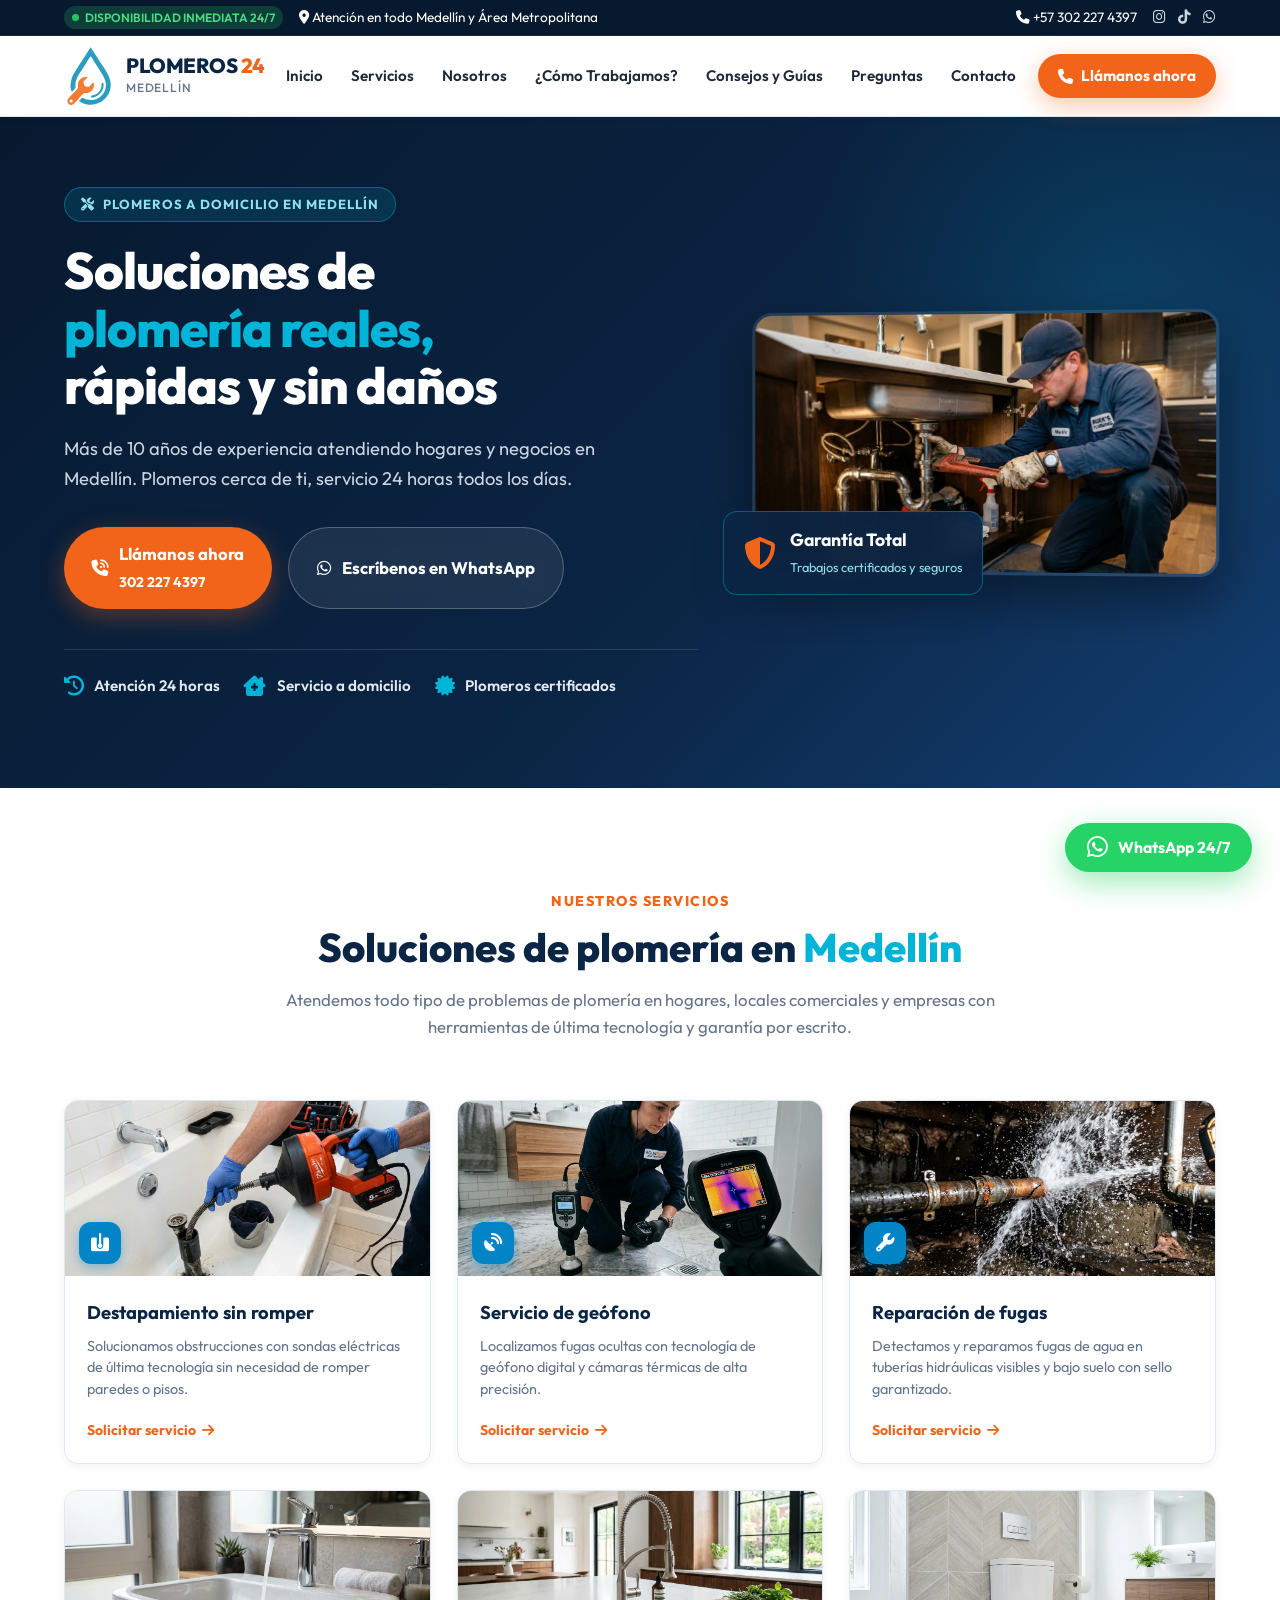
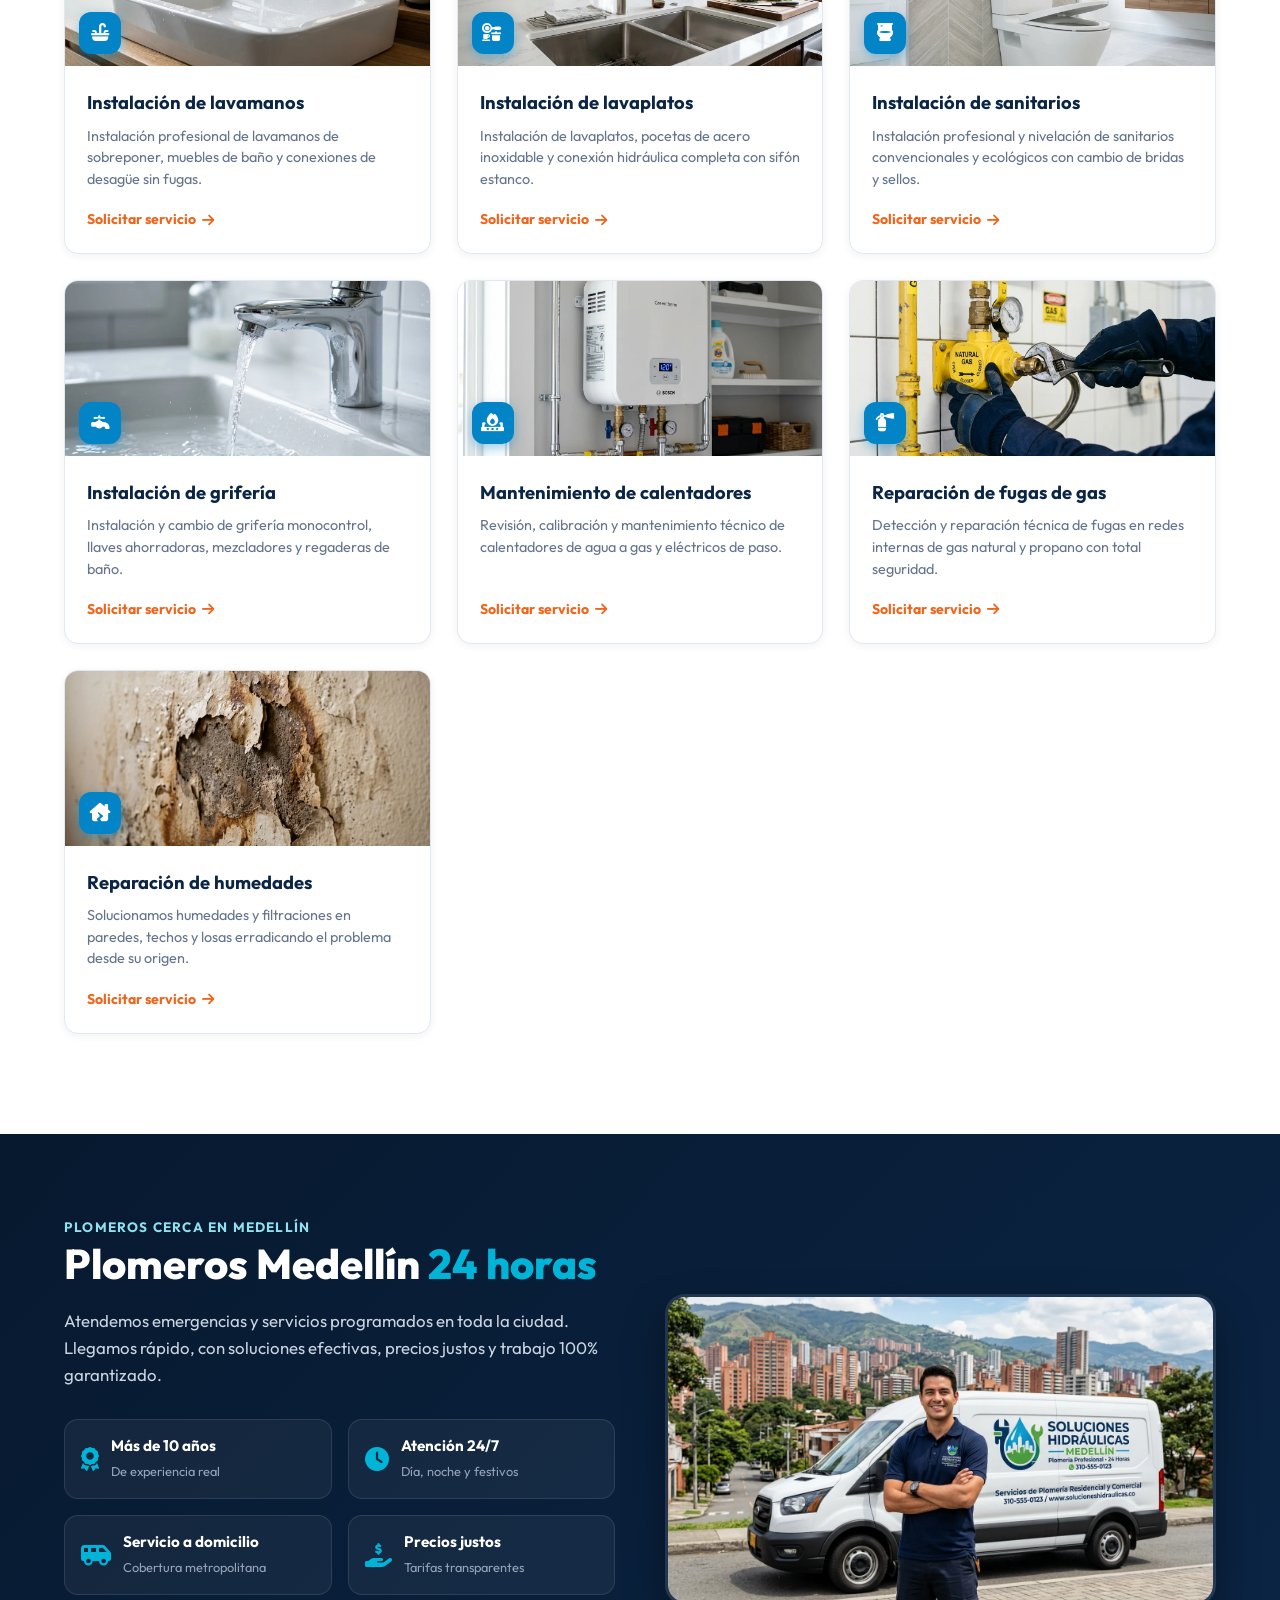
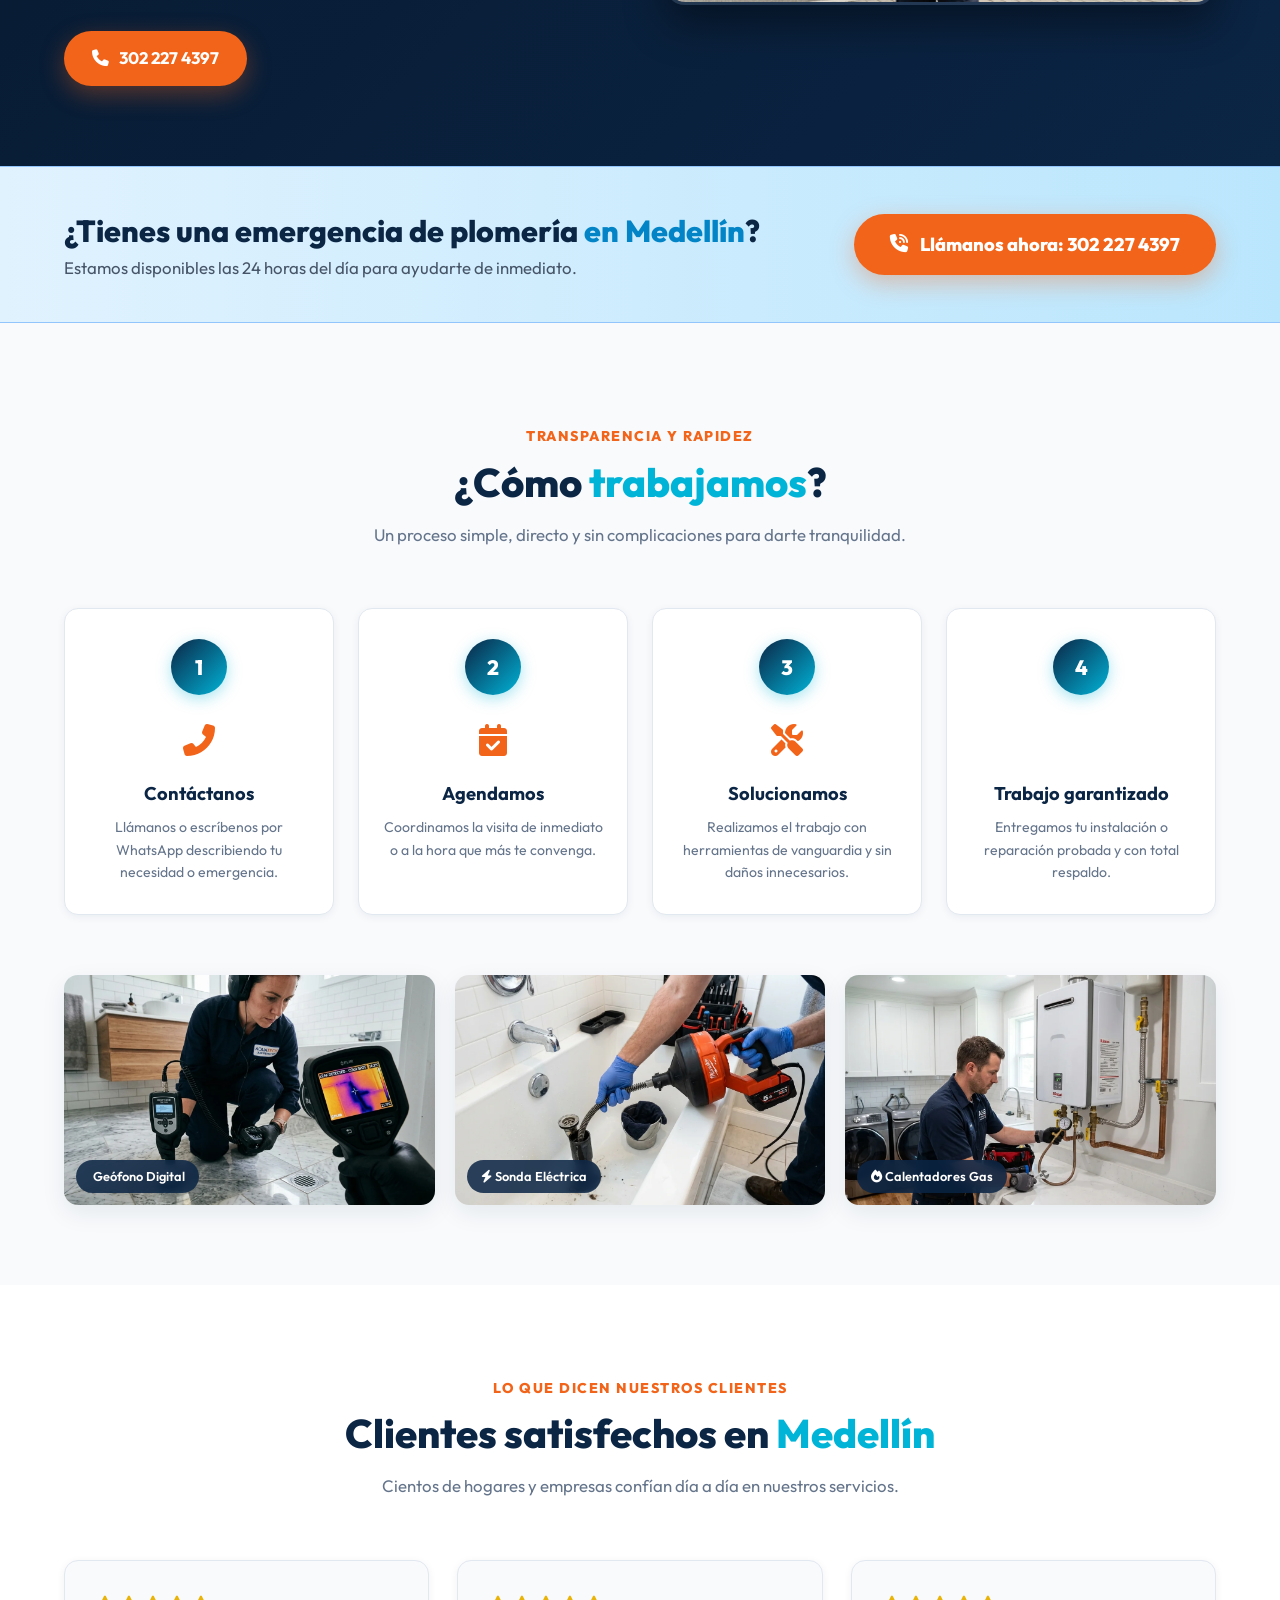
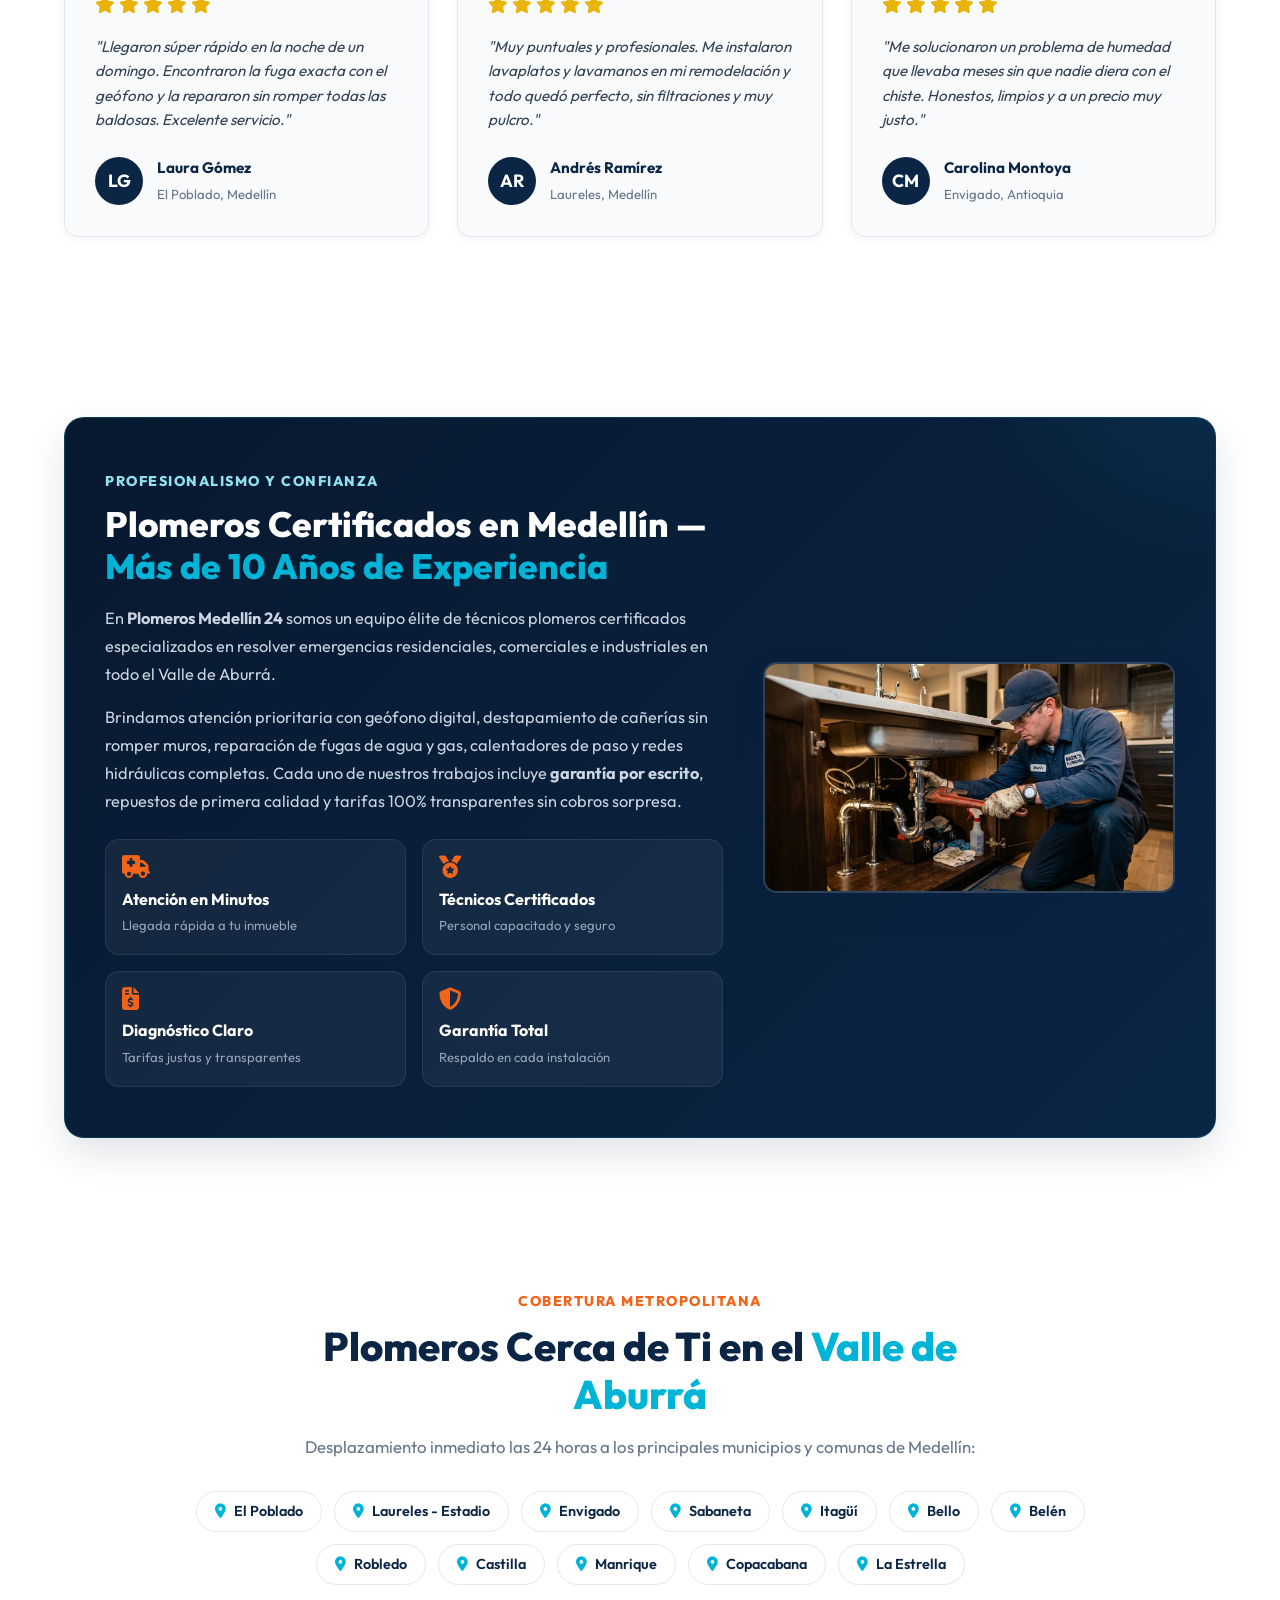
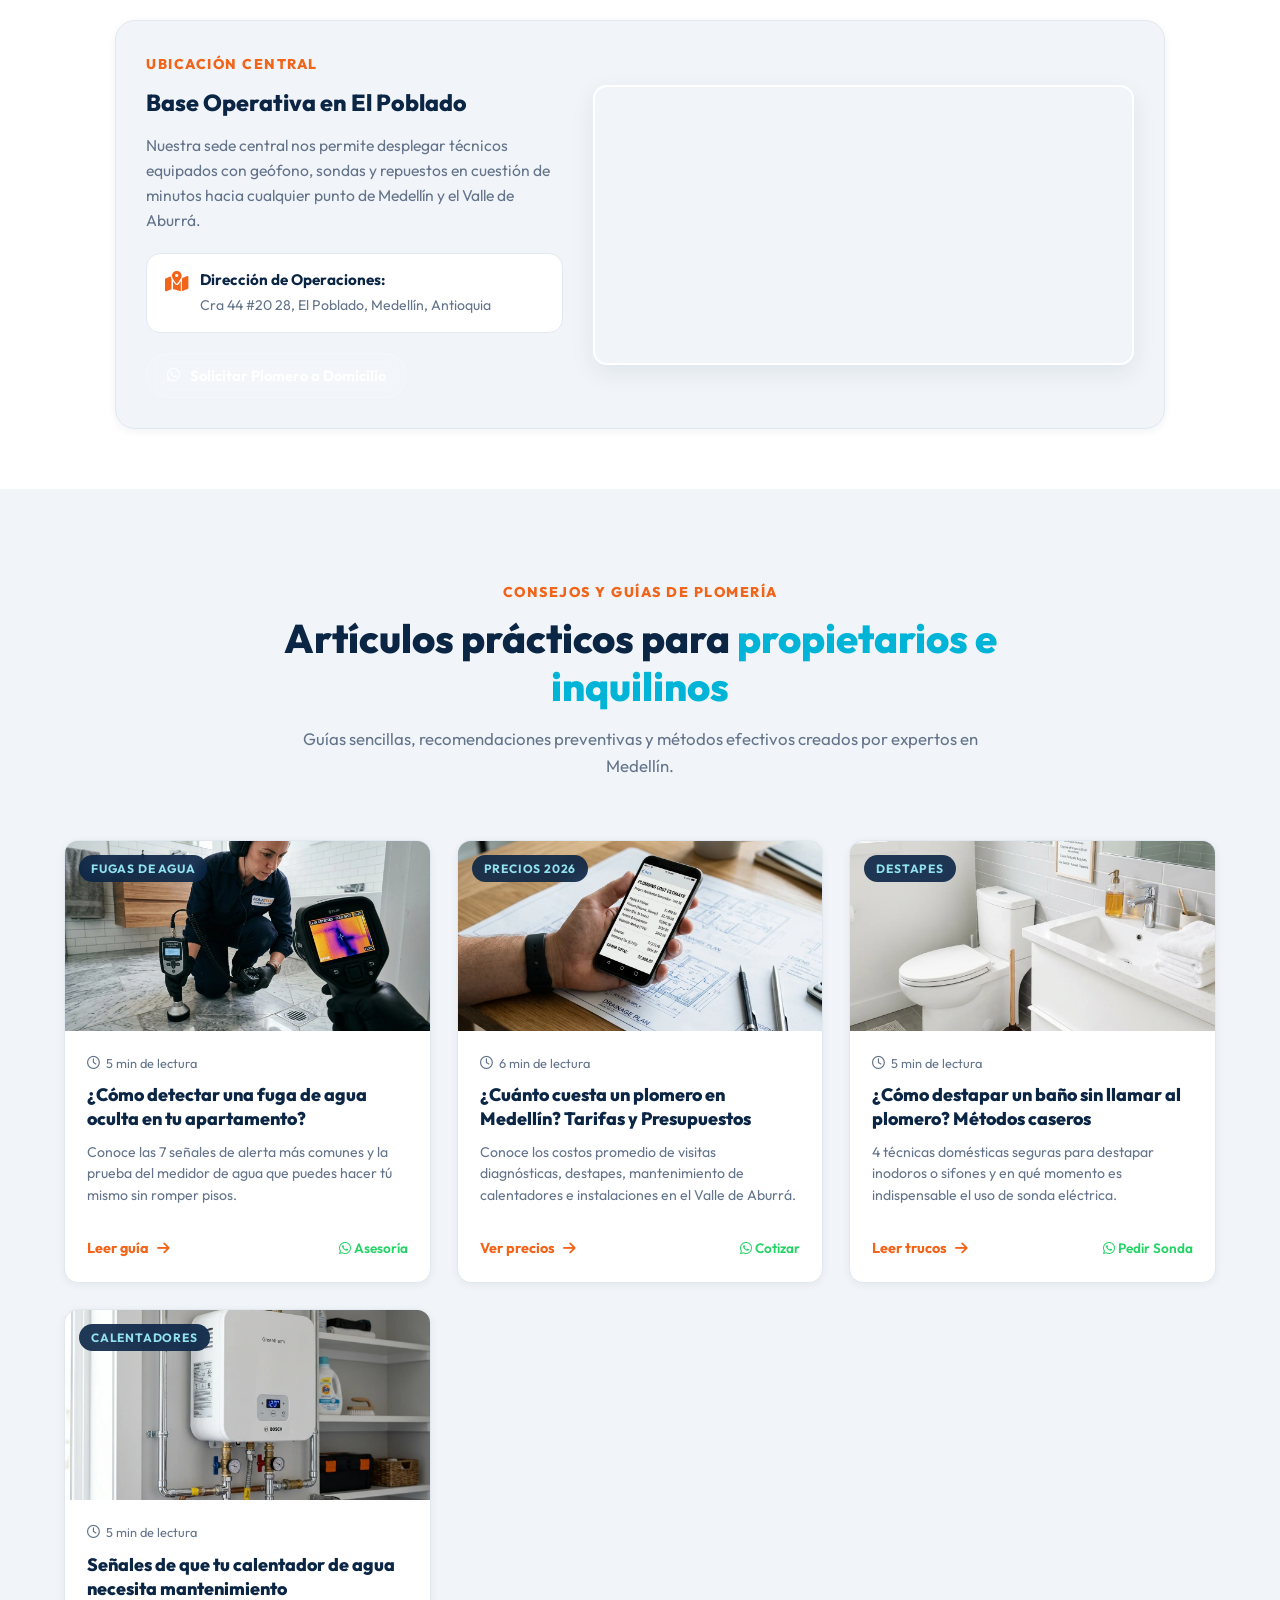
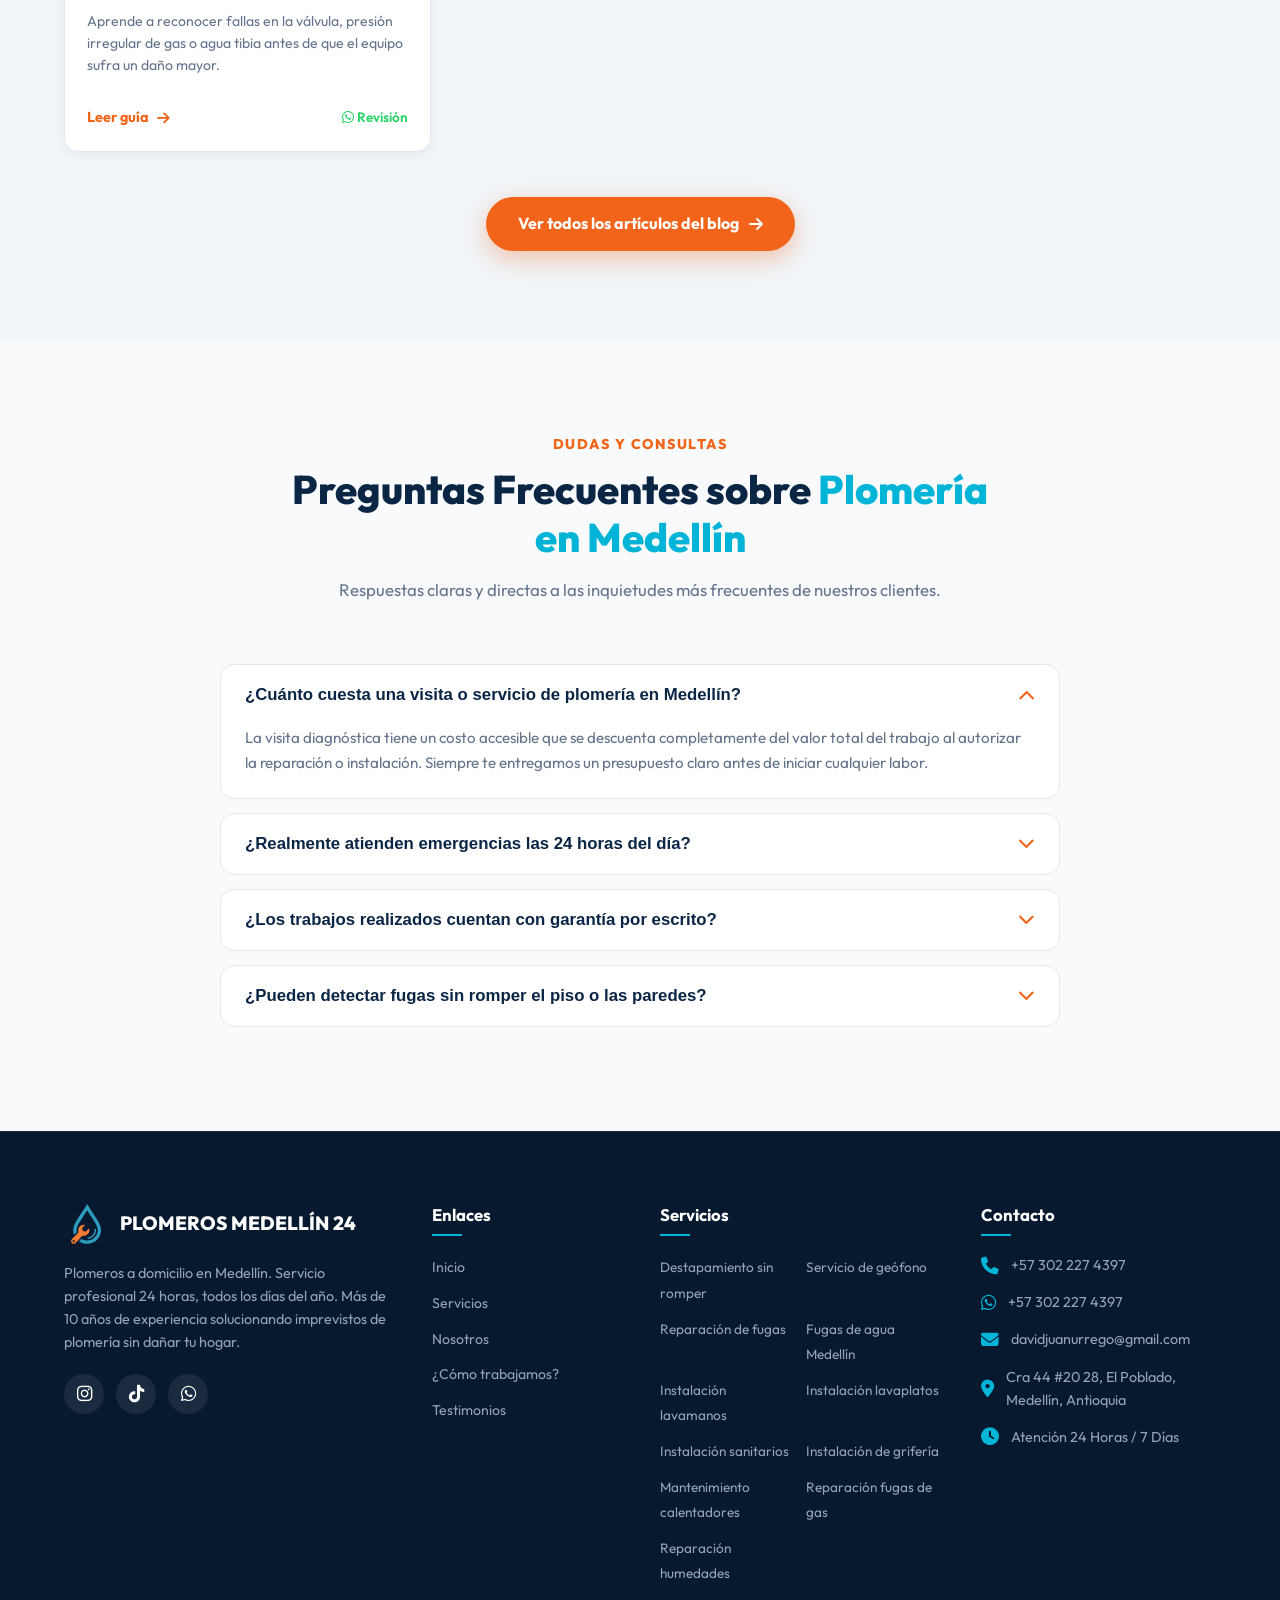
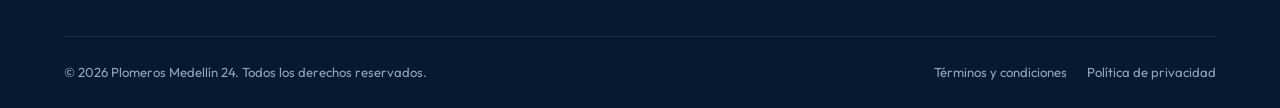
<file: index.html>
<!DOCTYPE html>
<html lang="es">

<head>
  <meta charset="UTF-8">
  <meta name="viewport" content="width=device-width, initial-scale=1.0">
  <title>Plomeros Medellín 24 Horas a Domicilio | Destapes y Geófono</title>
  <meta name="description"
    content="Plomeros en Medellín 24 horas a domicilio. Más de 10 años de experiencia en detección de fugas con geófono, destapes sin romper, calentadores y tuberías en El Poblado, Laureles, Envigado y todo el Valle de Aburrá. ¡Llámanos al 302 227 4397!">
  <meta name="keywords"
    content="plomeros medellin, plomeria medellin, plomeros 24 horas medellin, geofono medellin, destape de canerias medellin, plomeros el poblado, plomeros envigado, arreglo de fugas de agua, plomeros cerca de mi">
  <link rel="canonical" href="https://plomeros24-e5106.web.app/">
  <meta name="robots" content="index, follow, max-image-preview:large, max-snippet:-1, max-video-preview:-1">
  <meta name="author" content="Plomeros Medellín 24">

  <!-- Open Graph / Facebook / WhatsApp Preview -->
  <meta property="og:type" content="website">
  <meta property="og:locale" content="es_CO">
  <meta property="og:site_name" content="Plomeros Medellín 24">
  <meta property="og:url" content="https://plomeros24-e5106.web.app/">
  <meta property="og:title" content="Plomeros Medellín 24 Horas a Domicilio | Expertos en Geófono y Destapes">
  <meta property="og:description" content="Servicio profesional de plomería 24/7 en Medellín y Valle de Aburrá. Detección de fugas sin romper, destapes con sonda y mantenimiento de calentadores.">
  <meta property="og:image" content="https://plomeros24-e5106.web.app/images/hero.webp">
  <meta property="og:image:width" content="1200">
  <meta property="og:image:height" content="630">
  <meta property="og:image:alt" content="Plomeros Medellín 24 horas a domicilio">

  <!-- Twitter Card -->
  <meta name="twitter:card" content="summary_large_image">
  <meta name="twitter:title" content="Plomeros Medellín 24 Horas a Domicilio">
  <meta name="twitter:description" content="Atención de emergencias de plomería 24/7 en todo Medellín. Geófono digital, destapes sin romper y calentadores.">
  <meta name="twitter:image" content="https://plomeros24-e5106.web.app/images/hero.webp">

  <!-- Geo-tags para SEO Local Medellín -->
  <meta name="geo.region" content="CO-ANT">
  <meta name="geo.placename" content="Medellín, Antioquia, Colombia">
  <meta name="geo.position" content="6.208442;-75.568461">
  <meta name="ICBM" content="6.208442, -75.568461">

  <link rel="icon" type="image/svg+xml" href="images/logo.svg">

  <!-- Schema.org JSON-LD Structured Data: Plumber / LocalBusiness -->
  <script type="application/ld+json">
  {
    "@context": "https://schema.org",
    "@type": "PlumbingService",
    "name": "Plomeros Medellín 24",
    "image": "https://plomeros24-e5106.web.app/images/logo.svg",
    "url": "https://plomeros24-e5106.web.app/",
    "telephone": "+573022274397",
    "email": "davidjuanurrego@gmail.com",
    "priceRange": "$$",
    "description": "Servicio técnico profesional de plomería 24 horas a domicilio en Medellín y todo el Valle de Aburrá. Detección de fugas con geófono, destape de tuberías sin romper, calentadores y redes de gas.",
    "address": {
      "@type": "PostalAddress",
      "streetAddress": "Cra 44 #20 28",
      "addressLocality": "Medellín",
      "addressRegion": "Antioquia",
      "postalCode": "050021",
      "addressCountry": "CO"
    },
    "geo": {
      "@type": "GeoCoordinates",
      "latitude": 6.208442,
      "longitude": -75.568461
    },
    "openingHoursSpecification": {
      "@type": "OpeningHoursSpecification",
      "dayOfWeek": [
        "Monday",
        "Tuesday",
        "Wednesday",
        "Thursday",
        "Friday",
        "Saturday",
        "Sunday"
      ],
      "opens": "00:00",
      "closes": "23:59"
    },
    "sameAs": [
      "https://www.instagram.com/plome_romedellin",
      "https://www.tiktok.com/@juanurrego91"
    ],
    "areaServed": [
      { "@type": "AdministrativeArea", "name": "Medellín" },
      { "@type": "AdministrativeArea", "name": "El Poblado" },
      { "@type": "AdministrativeArea", "name": "Laureles" },
      { "@type": "AdministrativeArea", "name": "Envigado" },
      { "@type": "AdministrativeArea", "name": "Sabaneta" },
      { "@type": "AdministrativeArea", "name": "Itagüí" },
      { "@type": "AdministrativeArea", "name": "Bello" }
    ],
    "hasOfferCatalog": {
      "@type": "OfferCatalog",
      "name": "Servicios de Plomería",
      "itemListElement": [
        {
          "@type": "Offer",
          "itemOffered": {
            "@type": "Service",
            "name": "Servicio de Geófono para Detección de Fugas"
          }
        },
        {
          "@type": "Offer",
          "itemOffered": {
            "@type": "Service",
            "name": "Destapamiento sin Romper con Sonda Eléctrica"
          }
        },
        {
          "@type": "Offer",
          "itemOffered": {
            "@type": "Service",
            "name": "Mantenimiento e Instalación de Calentadores"
          }
        },
        {
          "@type": "Offer",
          "itemOffered": {
            "@type": "Service",
            "name": "Reparación de Fugas de Agua y Gas"
          }
        }
      ]
    }
  }
  </script>

  <!-- Google Fonts: Outfit -->
  <link rel="preconnect" href="https://fonts.googleapis.com">
  <link rel="preconnect" href="https://fonts.gstatic.com" crossorigin>
  <link href="https://fonts.googleapis.com/css2?family=Outfit:wght@400;500;600;700;800;900&display=swap"
    rel="stylesheet">

  <!-- Font Awesome Icons -->
  <link rel="stylesheet" href="https://cdnjs.cloudflare.com/ajax/libs/font-awesome/6.5.1/css/all.min.css"
    integrity="sha512-DTOQO9RWCH3ppGqcWaEA1BIZOC6xxalwEsw9c2QQeAIftl+Vegovlnee1c9QX4TctnWMn13TZye+giMm8e2LwA=="
    crossorigin="anonymous" referrerpolicy="no-referrer" />

  <!-- Custom Stylesheet -->
  <link rel="stylesheet" href="css/styles.css">
</head>

<body>

  <!-- Barra Superior de Notificación y Redes -->
  <div class="top-notice-bar">
    <div class="container top-notice-content">
      <div class="top-notice-left">
        <span class="top-badge-live"><span class="pulse-dot"></span> DISPONIBILIDAD INMEDIATA 24/7</span>
        <span><i class="fa-solid fa-location-dot"></i> Atención en todo Medellín y Área Metropolitana</span>
      </div>
      <div class="top-notice-right">
        <span><i class="fa-solid fa-phone"></i> +57 302 227 4397</span>
        <div class="social-top-links">
          <a href="https://www.instagram.com/plome_romedellin?utm_source=qr&stkn=MThpMDJuYzloNTFpag==" target="_blank"
            rel="noopener noreferrer" aria-label="Instagram"><i class="fa-brands fa-instagram"></i></a>
          <a href="https://www.tiktok.com/@juanurrego91?_r=1&_t=ZS-9AB4Qur4TrR" target="_blank"
            rel="noopener noreferrer" aria-label="TikTok"><i class="fa-brands fa-tiktok"></i></a>
          <a href="https://wa.me/573022274397" target="_blank" rel="noopener noreferrer" aria-label="WhatsApp"><i
              class="fa-brands fa-whatsapp"></i></a>
        </div>
      </div>
    </div>
  </div>

  <!-- Header / Navbar Principal -->
  <header class="header">
    <div class="container navbar">
      <a href="#inicio" class="logo-brand">
        <img src="images/logo.svg" alt="Logo Plomeros Medellín 24" class="logo-img">
        <div class="logo-text-wrap">
          <span class="brand-title">PLOMEROS <span>24</span></span>
          <span class="brand-tagline">MEDELLÍN</span>
        </div>
      </a>

      <nav>
        <ul class="nav-links" id="navLinks">
          <li><a href="#inicio">Inicio</a></li>
          <li><a href="#servicios">Servicios</a></li>
          <li><a href="#nosotros">Nosotros</a></li>
          <li><a href="#proceso">¿Cómo Trabajamos?</a></li>
          <li><a href="#consejos">Consejos y Guías</a></li>
          <li><a href="#faq">Preguntas</a></li>
          <li><a href="#contacto">Contacto</a></li>
        </ul>
      </nav>

      <div class="nav-actions">
        <a href="tel:+573022274397" class="btn-header-call">
          <i class="fa-solid fa-phone"></i>
          <span>Llámanos ahora</span>
        </a>
        <button class="mobile-toggle" id="mobileMenuToggle" aria-label="Abrir Menú">
          <i class="fa-solid fa-bars"></i>
        </button>
      </div>
    </div>
  </header>

  <!-- Hero Section Principal -->
  <section class="hero-section" id="inicio">
    <div class="container">
      <div class="hero-grid">
        <div class="hero-content">
          <div class="hero-badge-tag">
            <i class="fa-solid fa-screwdriver-wrench"></i> PLOMEROS A DOMICILIO EN MEDELLÍN
          </div>
          <h1 class="hero-title">
            Soluciones de <span class="highlight-blue">plomería reales,</span> rápidas y sin daños
          </h1>
          <p class="hero-description">
            Más de 10 años de experiencia atendiendo hogares y negocios en Medellín. Plomeros cerca de ti, servicio 24
            horas todos los días.
          </p>

          <div class="hero-cta-group">
            <a href="tel:+573022274397" class="btn-primary-hero">
              <i class="fa-solid fa-phone-volume"></i>
              <span>Llámanos ahora <br><small>302 227 4397</small></span>
            </a>
            <a href="https://wa.me/573022274397?text=Hola,%20necesito%20un%20servicio%20urgente%20de%20plomería%20en%20Medellín."
              target="_blank" rel="noopener noreferrer" class="btn-whatsapp-hero">
              <i class="fa-brands fa-whatsapp"></i>
              <span>Escríbenos en WhatsApp</span>
            </a>
          </div>

          <div class="hero-features-bar">
            <div class="hero-feat-item">
              <i class="fa-solid fa-clock-rotate-left"></i>
              <span>Atención 24 horas</span>
            </div>
            <div class="hero-feat-item">
              <i class="fa-solid fa-house-chimney-medical"></i>
              <span>Servicio a domicilio</span>
            </div>
            <div class="hero-feat-item">
              <i class="fa-solid fa-certificate"></i>
              <span>Plomeros certificados</span>
            </div>
          </div>
        </div>

        <div class="hero-image-wrap">
          <img src="images/hero.webp" alt="Plomero profesional Medellín trabajando bajo fregadero"
            class="hero-main-img">
          <div class="hero-floating-card">
            <i class="fa-solid fa-shield-halved"></i>
            <div class="floating-card-txt">
              <strong>Garantía Total</strong>
              <span>Trabajos certificados y seguros</span>
            </div>
          </div>
        </div>
      </div>
    </div>
  </section>

  <!-- Sección de Servicios Detallada -->
  <section class="services-section" id="servicios">
    <div class="container">
      <div class="section-header">
        <span class="section-tag">NUESTROS SERVICIOS</span>
        <h2 class="section-title">Soluciones de plomería en <span>Medellín</span></h2>
        <p class="section-desc">Atendemos todo tipo de problemas de plomería en hogares, locales comerciales y empresas
          con herramientas de última tecnología y garantía por escrito.</p>
      </div>

      <div class="services-grid">
        <!-- Servicio 1: Destapamiento sin romper -->
        <div class="service-card">
          <div class="service-card-img-wrap">
            <img src="images/destape.webp" alt="Destapamiento sin romper Medellín" loading="lazy">
            <div class="service-icon-badge"><i class="fa-solid fa-bore-hole"></i></div>
          </div>
          <div class="service-card-body">
            <h3>Destapamiento sin romper</h3>
            <p>Solucionamos obstrucciones con sondas eléctricas de última tecnología sin necesidad de romper paredes o
              pisos.</p>
            <a href="https://wa.me/573022274397?text=Hola,%20deseo%20cotizar%20Destapamiento%20sin%20romper"
              target="_blank" class="service-cta-link">
              Solicitar servicio <i class="fa-solid fa-arrow-right"></i>
            </a>
          </div>
        </div>

        <!-- Servicio 2: Servicio de geófono -->
        <div class="service-card">
          <div class="service-card-img-wrap">
            <img src="images/geofono.webp" alt="Servicio de geófono Medellín" loading="lazy">
            <div class="service-icon-badge"><i class="fa-solid fa-satellite-dish"></i></div>
          </div>
          <div class="service-card-body">
            <h3>Servicio de geófono</h3>
            <p>Localizamos fugas ocultas con tecnología de geófono digital y cámaras térmicas de alta precisión.</p>
            <a href="https://wa.me/573022274397?text=Hola,%20deseo%20cotizar%20Servicio%20de%20Geófono" target="_blank"
              class="service-cta-link">
              Solicitar servicio <i class="fa-solid fa-arrow-right"></i>
            </a>
          </div>
        </div>

        <!-- Servicio 3: Reparación de fugas -->
        <div class="service-card">
          <div class="service-card-img-wrap">
            <img src="images/serv_fugas.webp" alt="Reparación de fugas de agua" loading="lazy">
            <div class="service-icon-badge"><i class="fa-solid fa-wrench"></i></div>
          </div>
          <div class="service-card-body">
            <h3>Reparación de fugas</h3>
            <p>Detectamos y reparamos fugas de agua en tuberías hidráulicas visibles y bajo suelo con sello garantizado.
            </p>
            <a href="https://wa.me/573022274397?text=Hola,%20deseo%20cotizar%20Reparación%20de%20fugas" target="_blank"
              class="service-cta-link">
              Solicitar servicio <i class="fa-solid fa-arrow-right"></i>
            </a>
          </div>
        </div>

        <!-- Servicio 4: Instalación de lavamanos -->
        <div class="service-card">
          <div class="service-card-img-wrap">
            <img src="images/serv_lavamanos.webp" alt="Instalación de lavamanos Medellín" loading="lazy">
            <div class="service-icon-badge"><i class="fa-solid fa-sink"></i></div>
          </div>
          <div class="service-card-body">
            <h3>Instalación de lavamanos</h3>
            <p>Instalación profesional de lavamanos de sobreponer, muebles de baño y conexiones de desagüe sin fugas.
            </p>
            <a href="https://wa.me/573022274397?text=Hola,%20deseo%20cotizar%20Instalación%20de%20lavamanos"
              target="_blank" class="service-cta-link">
              Solicitar servicio <i class="fa-solid fa-arrow-right"></i>
            </a>
          </div>
        </div>

        <!-- Servicio 5: Instalación de lavaplatos -->
        <div class="service-card">
          <div class="service-card-img-wrap">
            <img src="images/serv_lavaplatos.webp" alt="Instalación de lavaplatos" loading="lazy">
            <div class="service-icon-badge"><i class="fa-solid fa-kitchen-set"></i></div>
          </div>
          <div class="service-card-body">
            <h3>Instalación de lavaplatos</h3>
            <p>Instalación de lavaplatos, pocetas de acero inoxidable y conexión hidráulica completa con sifón estanco.
            </p>
            <a href="https://wa.me/573022274397?text=Hola,%20deseo%20cotizar%20Instalación%20de%20lavaplatos"
              target="_blank" class="service-cta-link">
              Solicitar servicio <i class="fa-solid fa-arrow-right"></i>
            </a>
          </div>
        </div>

        <!-- Servicio 6: Instalación de sanitarios -->
        <div class="service-card">
          <div class="service-card-img-wrap">
            <img src="images/serv_sanitario.webp" alt="Instalación de sanitarios Medellín" loading="lazy">
            <div class="service-icon-badge"><i class="fa-solid fa-toilet"></i></div>
          </div>
          <div class="service-card-body">
            <h3>Instalación de sanitarios</h3>
            <p>Instalación profesional y nivelación de sanitarios convencionales y ecológicos con cambio de bridas y
              sellos.</p>
            <a href="https://wa.me/573022274397?text=Hola,%20deseo%20cotizar%20Instalación%20de%20sanitarios"
              target="_blank" class="service-cta-link">
              Solicitar servicio <i class="fa-solid fa-arrow-right"></i>
            </a>
          </div>
        </div>

        <!-- Servicio 7: Instalación de grifería -->
        <div class="service-card">
          <div class="service-card-img-wrap">
            <img src="images/serv_griferia.webp" alt="Instalación de grifería" loading="lazy">
            <div class="service-icon-badge"><i class="fa-solid fa-faucet"></i></div>
          </div>
          <div class="service-card-body">
            <h3>Instalación de grifería</h3>
            <p>Instalación y cambio de grifería monocontrol, llaves ahorradoras, mezcladores y regaderas de baño.</p>
            <a href="https://wa.me/573022274397?text=Hola,%20deseo%20cotizar%20Instalación%20de%20grifería"
              target="_blank" class="service-cta-link">
              Solicitar servicio <i class="fa-solid fa-arrow-right"></i>
            </a>
          </div>
        </div>

        <!-- Servicio 8: Mantenimiento de calentadores -->
        <div class="service-card">
          <div class="service-card-img-wrap">
            <img src="images/serv_calentador.webp" alt="Mantenimiento de calentadores de agua" loading="lazy">
            <div class="service-icon-badge"><i class="fa-solid fa-fire-burner"></i></div>
          </div>
          <div class="service-card-body">
            <h3>Mantenimiento de calentadores</h3>
            <p>Revisión, calibración y mantenimiento técnico de calentadores de agua a gas y eléctricos de paso.</p>
            <a href="https://wa.me/573022274397?text=Hola,%20deseo%20cotizar%20Mantenimiento%20de%20calentadores"
              target="_blank" class="service-cta-link">
              Solicitar servicio <i class="fa-solid fa-arrow-right"></i>
            </a>
          </div>
        </div>

        <!-- Servicio 9: Reparación de fugas de gas -->
        <div class="service-card">
          <div class="service-card-img-wrap">
            <img src="images/serv_gas.webp" alt="Reparación de fugas de gas" loading="lazy">
            <div class="service-icon-badge"><i class="fa-solid fa-fire-extinguisher"></i></div>
          </div>
          <div class="service-card-body">
            <h3>Reparación de fugas de gas</h3>
            <p>Detección y reparación técnica de fugas en redes internas de gas natural y propano con total seguridad.
            </p>
            <a href="https://wa.me/573022274397?text=Hola,%20tengo%20una%20emergencia%20por%20fuga%20de%20gas"
              target="_blank" class="service-cta-link">
              Solicitar servicio <i class="fa-solid fa-arrow-right"></i>
            </a>
          </div>
        </div>

        <!-- Servicio 10: Reparación de humedades -->
        <div class="service-card">
          <div class="service-card-img-wrap">
            <img src="images/serv_humedades.webp" alt="Reparación de humedades en paredes y techos" loading="lazy">
            <div class="service-icon-badge"><i class="fa-solid fa-house-chimney-crack"></i></div>
          </div>
          <div class="service-card-body">
            <h3>Reparación de humedades</h3>
            <p>Solucionamos humedades y filtraciones en paredes, techos y losas erradicando el problema desde su origen.
            </p>
            <a href="https://wa.me/573022274397?text=Hola,%20deseo%20cotizar%20Reparación%20de%20humedades"
              target="_blank" class="service-cta-link">
              Solicitar servicio <i class="fa-solid fa-arrow-right"></i>
            </a>
          </div>
        </div>
      </div>
    </div>
  </section>

  <!-- Banner Informativo 24 Horas / Nosotros -->
  <section class="banner-24hours" id="nosotros">
    <div class="container">
      <div class="banner-grid">
        <div class="banner-content">
          <span class="tag-sub">PLOMEROS CERCA EN MEDELLÍN</span>
          <h2>Plomeros Medellín <span>24 horas</span></h2>
          <p>
            Atendemos emergencias y servicios programados en toda la ciudad. Llegamos rápido, con soluciones efectivas,
            precios justos y trabajo 100% garantizado.
          </p>

          <div class="banner-badges-grid">
            <div class="banner-badge-item">
              <i class="fa-solid fa-award"></i>
              <div>
                <strong>Más de 10 años</strong>
                <span>De experiencia real</span>
              </div>
            </div>
            <div class="banner-badge-item">
              <i class="fa-solid fa-clock"></i>
              <div>
                <strong>Atención 24/7</strong>
                <span>Día, noche y festivos</span>
              </div>
            </div>
            <div class="banner-badge-item">
              <i class="fa-solid fa-van-shuttle"></i>
              <div>
                <strong>Servicio a domicilio</strong>
                <span>Cobertura metropolitana</span>
              </div>
            </div>
            <div class="banner-badge-item">
              <i class="fa-solid fa-hand-holding-dollar"></i>
              <div>
                <strong>Precios justos</strong>
                <span>Tarifas transparentes</span>
              </div>
            </div>
          </div>

          <a href="tel:+573022274397" class="btn-primary-hero">
            <i class="fa-solid fa-phone"></i>
            <span>302 227 4397</span>
          </a>
        </div>

        <div class="banner-image-wrap">
          <img src="images/van.webp" alt="Camioneta de servicio técnico y plomero Medellín" loading="lazy">
        </div>
      </div>
    </div>
  </section>

  <!-- Highlight CTA Bar -->
  <section class="cta-highlight-strip">
    <div class="container">
      <div class="cta-strip-inner">
        <div class="cta-strip-text">
          <h2>¿Tienes una emergencia de plomería <span>en Medellín</span>?</h2>
          <p>Estamos disponibles las 24 horas del día para ayudarte de inmediato.</p>
        </div>
        <a href="tel:+573022274397" class="cta-strip-btn">
          <i class="fa-solid fa-phone-volume"></i>
          <span>Llámanos ahora: 302 227 4397</span>
        </a>
      </div>
    </div>
  </section>

  <!-- Proceso de Trabajo / ¿Cómo trabajamos? -->
  <section class="steps-section" id="proceso">
    <div class="container">
      <div class="section-header">
        <span class="section-tag">TRANSPARENCIA Y RAPIDEZ</span>
        <h2 class="section-title">¿Cómo <span>trabajamos</span>?</h2>
        <p class="section-desc">Un proceso simple, directo y sin complicaciones para darte tranquilidad.</p>
      </div>

      <div class="steps-grid">
        <div class="step-card">
          <div class="step-number-circle">1</div>
          <div class="step-icon"><i class="fa-solid fa-phone-flip"></i></div>
          <h3>Contáctanos</h3>
          <p>Llámanos o escríbenos por WhatsApp describiendo tu necesidad o emergencia.</p>
        </div>

        <div class="step-card">
          <div class="step-number-circle">2</div>
          <div class="step-icon"><i class="fa-solid fa-calendar-check"></i></div>
          <h3>Agendamos</h3>
          <p>Coordinamos la visita de inmediato o a la hora que más te convenga.</p>
        </div>

        <div class="step-card">
          <div class="step-number-circle">3</div>
          <div class="step-icon"><i class="fa-solid fa-screwdriver-wrench"></i></div>
          <h3>Solucionamos</h3>
          <p>Realizamos el trabajo con herramientas de vanguardia y sin daños innecesarios.</p>
        </div>

        <div class="step-card">
          <div class="step-number-circle">4</div>
          <div class="step-icon"><i class="fa-solid fa-shield-check"></i></div>
          <h3>Trabajo garantizado</h3>
          <p>Entregamos tu instalación o reparación probada y con total respaldo.</p>
        </div>
      </div>

      <!-- Galería de fotos reales de servicios -->
      <div class="gallery-strip-grid">
        <div class="gallery-card">
          <img src="images/geofono.webp" alt="Detección de fugas con geófono Medellín" loading="lazy">
          <span class="gallery-badge"><i class="fa-solid fa-radar"></i> Geófono Digital</span>
        </div>
        <div class="gallery-card">
          <img src="images/destape.webp" alt="Destape de tuberías sin romper" loading="lazy">
          <span class="gallery-badge"><i class="fa-solid fa-bolt"></i> Sonda Eléctrica</span>
        </div>
        <div class="gallery-card">
          <img src="images/calentador.webp" alt="Mantenimiento de calentadores a gas" loading="lazy">
          <span class="gallery-badge"><i class="fa-solid fa-fire"></i> Calentadores Gas</span>
        </div>
      </div>
    </div>
  </section>

  <!-- Testimonios de clientes -->
  <section class="testimonials-section" id="testimonios">
    <div class="container">
      <div class="section-header">
        <span class="section-tag">LO QUE DICEN NUESTROS CLIENTES</span>
        <h2 class="section-title">Clientes satisfechos en <span>Medellín</span></h2>
        <p class="section-desc">Cientos de hogares y empresas confían día a día en nuestros servicios.</p>
      </div>

      <div class="testimonials-grid">
        <div class="testimonial-card">
          <div class="stars-rating">
            <i class="fa-solid fa-star"></i>
            <i class="fa-solid fa-star"></i>
            <i class="fa-solid fa-star"></i>
            <i class="fa-solid fa-star"></i>
            <i class="fa-solid fa-star"></i>
          </div>
          <p class="testimonial-text">"Llegaron súper rápido en la noche de un domingo. Encontraron la fuga exacta con
            el geófono y la repararon sin romper todas las baldosas. Excelente servicio."</p>
          <div class="client-meta">
            <div class="client-avatar">LG</div>
            <div class="client-info">
              <strong>Laura Gómez</strong>
              <span>El Poblado, Medellín</span>
            </div>
          </div>
        </div>

        <div class="testimonial-card">
          <div class="stars-rating">
            <i class="fa-solid fa-star"></i>
            <i class="fa-solid fa-star"></i>
            <i class="fa-solid fa-star"></i>
            <i class="fa-solid fa-star"></i>
            <i class="fa-solid fa-star"></i>
          </div>
          <p class="testimonial-text">"Muy puntuales y profesionales. Me instalaron lavaplatos y lavamanos en mi
            remodelación y todo quedó perfecto, sin filtraciones y muy pulcro."</p>
          <div class="client-meta">
            <div class="client-avatar">AR</div>
            <div class="client-info">
              <strong>Andrés Ramírez</strong>
              <span>Laureles, Medellín</span>
            </div>
          </div>
        </div>

        <div class="testimonial-card">
          <div class="stars-rating">
            <i class="fa-solid fa-star"></i>
            <i class="fa-solid fa-star"></i>
            <i class="fa-solid fa-star"></i>
            <i class="fa-solid fa-star"></i>
            <i class="fa-solid fa-star"></i>
          </div>
          <p class="testimonial-text">"Me solucionaron un problema de humedad que llevaba meses sin que nadie diera con
            el chiste. Honestos, limpios y a un precio muy justo."</p>
          <div class="client-meta">
            <div class="client-avatar">CM</div>
            <div class="client-info">
              <strong>Carolina Montoya</strong>
              <span>Envigado, Antioquia</span>
            </div>
          </div>
        </div>
      </div>
    </div>
  </section>

  <!-- Sección Informativa Detallada: Plomeros Certificados con más de 10 Años de Experiencia -->
  <section class="company-detailed-section">
    <div class="container">
      <div class="company-detailed-card">
        <div class="company-detailed-grid">
          <div class="company-detailed-content">
            <span class="section-tag" style="color: var(--accent-cyan-light);">PROFESIONALISMO Y CONFIANZA</span>
            <h2>Plomeros Certificados en Medellín — <span>Más de 10 Años de Experiencia</span></h2>
            <p>
              En <strong>Plomeros Medellín 24</strong> somos un equipo élite de técnicos plomeros certificados especializados en resolver emergencias residenciales, comerciales e industriales en todo el Valle de Aburrá.
            </p>
            <p>
              Brindamos atención prioritaria con geófono digital, destapamiento de cañerías sin romper muros, reparación de fugas de agua y gas, calentadores de paso y redes hidráulicas completas. Cada uno de nuestros trabajos incluye <strong>garantía por escrito</strong>, repuestos de primera calidad y tarifas 100% transparentes sin cobros sorpresa.
            </p>
            <div class="company-highlights-list">
              <div class="company-hl-item">
                <i class="fa-solid fa-truck-medical"></i>
                <strong>Atención en Minutos</strong>
                <span>Llegada rápida a tu inmueble</span>
              </div>
              <div class="company-hl-item">
                <i class="fa-solid fa-medal"></i>
                <strong>Técnicos Certificados</strong>
                <span>Personal capacitado y seguro</span>
              </div>
              <div class="company-hl-item">
                <i class="fa-solid fa-file-invoice-dollar"></i>
                <strong>Diagnóstico Claro</strong>
                <span>Tarifas justas y transparentes</span>
              </div>
              <div class="company-hl-item">
                <i class="fa-solid fa-shield-halved"></i>
                <strong>Garantía Total</strong>
                <span>Respaldo en cada instalación</span>
              </div>
            </div>
          </div>
          <div class="company-detailed-image">
            <img src="images/hero.webp" alt="Técnico de plomería certificado en Medellín" style="border-radius: var(--radius-md); box-shadow: var(--shadow-lg); border: 2px solid rgba(255,255,255,0.15);" loading="lazy">
          </div>
        </div>
      </div>
    </div>
  </section>

  <!-- Cobertura en Medellín y Valle de Aburrá -->
  <section class="zones-section" style="padding: 60px 0; background: #ffffff;">
    <div class="container text-center">
      <div class="section-header" style="margin-bottom: 30px;">
        <span class="section-tag">COBERTURA METROPOLITANA</span>
        <h2 class="section-title">Plomeros Cerca de Ti en el <span>Valle de Aburrá</span></h2>
        <p class="section-desc">Desplazamiento inmediato las 24 horas a los principales municipios y comunas de Medellín:</p>
      </div>

      <div class="zones-badges-wrap">
        <span class="zone-badge-pill"><i class="fa-solid fa-location-dot"></i> El Poblado</span>
        <span class="zone-badge-pill"><i class="fa-solid fa-location-dot"></i> Laureles - Estadio</span>
        <span class="zone-badge-pill"><i class="fa-solid fa-location-dot"></i> Envigado</span>
        <span class="zone-badge-pill"><i class="fa-solid fa-location-dot"></i> Sabaneta</span>
        <span class="zone-badge-pill"><i class="fa-solid fa-location-dot"></i> Itagüí</span>
        <span class="zone-badge-pill"><i class="fa-solid fa-location-dot"></i> Bello</span>
        <span class="zone-badge-pill"><i class="fa-solid fa-location-dot"></i> Belén</span>
        <span class="zone-badge-pill"><i class="fa-solid fa-location-dot"></i> Robledo</span>
        <span class="zone-badge-pill"><i class="fa-solid fa-location-dot"></i> Castilla</span>
        <span class="zone-badge-pill"><i class="fa-solid fa-location-dot"></i> Manrique</span>
        <span class="zone-badge-pill"><i class="fa-solid fa-location-dot"></i> Copacabana</span>
        <span class="zone-badge-pill"><i class="fa-solid fa-location-dot"></i> La Estrella</span>
      </div>

      <!-- Tarjeta con Mapa y Ubicación Estratégica -->
      <div class="zones-map-layout">
        <div class="zones-info-card">
          <span class="section-tag" style="margin-bottom: 8px;">UBICACIÓN CENTRAL</span>
          <h3>Base Operativa en El Poblado</h3>
          <p>
            Nuestra sede central nos permite desplegar técnicos equipados con geófono, sondas y repuestos en cuestión de minutos hacia cualquier punto de Medellín y el Valle de Aburrá.
          </p>

          <div class="zones-address-badge">
            <i class="fa-solid fa-map-location-dot"></i>
            <div>
              <strong>Dirección de Operaciones:</strong>
              <span>Cra 44 #20 28, El Poblado, Medellín, Antioquia</span>
            </div>
          </div>

          <div style="display: flex; gap: 12px; flex-wrap: wrap;">
            <a href="https://wa.me/573022274397?text=Hola,%20necesito%20un%20plomero%20a%20domicilio%20en%20Medellín." target="_blank" rel="noopener noreferrer" class="btn-whatsapp-hero" style="font-size: 0.92rem; padding: 10px 20px;">
              <i class="fa-brands fa-whatsapp"></i> Solicitar Plomero a Domicilio
            </a>
          </div>
        </div>

        <div class="zones-map-frame">
          <iframe 
            src="https://maps.google.com/maps?q=Cra%2044%20%2320-28%2C%20El%20Poblado%2C%20Medell%C3%ADn%2C%20Antioquia&t=&z=15&ie=UTF8&iwloc=&output=embed" 
            loading="lazy" 
            referrerpolicy="no-referrer-when-downgrade"
            title="Mapa Base de Operaciones Plomeros Medellín 24">
          </iframe>
        </div>
      </div>
    </div>
  </section>

  <!-- Sección Blog: Consejos y Guías de Plomería -->
  <section class="blog-section" id="consejos">
    <div class="container">
      <div class="section-header">
        <span class="section-tag">CONSEJOS Y GUÍAS DE PLOMERÍA</span>
        <h2 class="section-title">Artículos prácticos para <span>propietarios e inquilinos</span></h2>
        <p class="section-desc">Guías sencillas, recomendaciones preventivas y métodos efectivos creados por expertos en Medellín.</p>
      </div>

      <div class="blog-grid">
        <!-- Artículo 1: Fugas Ocultas -->
        <article class="blog-card">
          <div class="blog-card-img">
            <a href="blog/detectar-fuga-agua-oculta-apartamento.html">
              <img src="images/geofono.webp" alt="Detectar fuga oculta en apartamento" loading="lazy">
            </a>
            <span class="blog-category-tag">Fugas de Agua</span>
          </div>
          <div class="blog-card-body">
            <div class="blog-meta-date"><i class="fa-regular fa-clock"></i> 5 min de lectura</div>
            <h3 class="blog-card-title">
              <a href="blog/detectar-fuga-agua-oculta-apartamento.html">¿Cómo detectar una fuga de agua oculta en tu apartamento?</a>
            </h3>
            <p class="blog-card-desc">Conoce las 7 señales de alerta más comunes y la prueba del medidor de agua que puedes hacer tú mismo sin romper pisos.</p>
            <div style="display: flex; justify-content: space-between; align-items: center; margin-top: auto; padding-top: 10px;">
              <a href="blog/detectar-fuga-agua-oculta-apartamento.html" class="blog-read-more">
                Leer guía <i class="fa-solid fa-arrow-right"></i>
              </a>
              <a href="https://wa.me/573022274397?text=Hola,%20leí%20el%20artículo%20de%20fugas%20ocultas%20y%20necesito%20inspección%20con%20geófono" target="_blank" style="font-size: 0.85rem; color: var(--whatsapp-green); font-weight: 600;">
                <i class="fa-brands fa-whatsapp"></i> Asesoría
              </a>
            </div>
          </div>
        </article>

        <!-- Artículo 2: Precios y Cotizaciones -->
        <article class="blog-card">
          <div class="blog-card-img">
            <a href="blog/cuanto-cuesta-plomero-medellin-2026.html">
              <img src="images/blog_precios.webp" alt="Precios de plomero en Medellín" loading="lazy">
            </a>
            <span class="blog-category-tag">Precios 2026</span>
          </div>
          <div class="blog-card-body">
            <div class="blog-meta-date"><i class="fa-regular fa-clock"></i> 6 min de lectura</div>
            <h3 class="blog-card-title">
              <a href="blog/cuanto-cuesta-plomero-medellin-2026.html">¿Cuánto cuesta un plomero en Medellín? Tarifas y Presupuestos</a>
            </h3>
            <p class="blog-card-desc">Conoce los costos promedio de visitas diagnósticas, destapes, mantenimiento de calentadores e instalaciones en el Valle de Aburrá.</p>
            <div style="display: flex; justify-content: space-between; align-items: center; margin-top: auto; padding-top: 10px;">
              <a href="blog/cuanto-cuesta-plomero-medellin-2026.html" class="blog-read-more">
                Ver precios <i class="fa-solid fa-arrow-right"></i>
              </a>
              <a href="https://wa.me/573022274397?text=Hola,%20deseo%20conocer%20la%20tarifa%20y%20cotización%20de%20un%20servicio" target="_blank" style="font-size: 0.85rem; color: var(--whatsapp-green); font-weight: 600;">
                <i class="fa-brands fa-whatsapp"></i> Cotizar
              </a>
            </div>
          </div>
        </article>

        <!-- Artículo 3: Destapar Baños -->
        <article class="blog-card">
          <div class="blog-card-img">
            <a href="blog/como-destapar-bano-sin-plomero.html">
              <img src="images/blog_destape.webp" alt="Cómo destapar un baño sin plomero" loading="lazy">
            </a>
            <span class="blog-category-tag">Destapes</span>
          </div>
          <div class="blog-card-body">
            <div class="blog-meta-date"><i class="fa-regular fa-clock"></i> 5 min de lectura</div>
            <h3 class="blog-card-title">
              <a href="blog/como-destapar-bano-sin-plomero.html">¿Cómo destapar un baño sin llamar al plomero? Métodos caseros</a>
            </h3>
            <p class="blog-card-desc">4 técnicas domésticas seguras para destapar inodoros o sifones y en qué momento es indispensable el uso de sonda eléctrica.</p>
            <div style="display: flex; justify-content: space-between; align-items: center; margin-top: auto; padding-top: 10px;">
              <a href="blog/como-destapar-bano-sin-plomero.html" class="blog-read-more">
                Leer trucos <i class="fa-solid fa-arrow-right"></i>
              </a>
              <a href="https://wa.me/573022274397?text=Hola,%20tengo%20un%20inodoro%20tapado%20y%20necesito%20servicio%20de%20sonda" target="_blank" style="font-size: 0.85rem; color: var(--whatsapp-green); font-weight: 600;">
                <i class="fa-brands fa-whatsapp"></i> Pedir Sonda
              </a>
            </div>
          </div>
        </article>

        <!-- Artículo 4: Calentadores -->
        <article class="blog-card">
          <div class="blog-card-img">
            <a href="blog/senales-calentador-agua-reemplazo.html">
              <img src="images/serv_calentador.webp" alt="Señales de que tu calentador necesita reemplazo" loading="lazy">
            </a>
            <span class="blog-category-tag">Calentadores</span>
          </div>
          <div class="blog-card-body">
            <div class="blog-meta-date"><i class="fa-regular fa-clock"></i> 5 min de lectura</div>
            <h3 class="blog-card-title">
              <a href="blog/senales-calentador-agua-reemplazo.html">Señales de que tu calentador de agua necesita mantenimiento</a>
            </h3>
            <p class="blog-card-desc">Aprende a reconocer fallas en la válvula, presión irregular de gas o agua tibia antes de que el equipo sufra un daño mayor.</p>
            <div style="display: flex; justify-content: space-between; align-items: center; margin-top: auto; padding-top: 10px;">
              <a href="blog/senales-calentador-agua-reemplazo.html" class="blog-read-more">
                Leer guía <i class="fa-solid fa-arrow-right"></i>
              </a>
              <a href="https://wa.me/573022274397?text=Hola,%20mi%20calentador%20está%20fallando%20y%20necesito%20revisión%20técnica" target="_blank" style="font-size: 0.85rem; color: var(--whatsapp-green); font-weight: 600;">
                <i class="fa-brands fa-whatsapp"></i> Revisión
              </a>
            </div>
          </div>
        </article>
      </div>

      <!-- Botón Ver Todos los Artículos del Blog -->
      <div style="text-align: center; margin-top: 45px;">
        <a href="blog/index.html" class="btn-primary-hero" style="display: inline-flex; align-items: center; gap: 10px; padding: 14px 32px; border-radius: var(--radius-pill); font-size: 1rem;">
          <span>Ver todos los artículos del blog</span>
          <i class="fa-solid fa-arrow-right"></i>
        </a>
      </div>
    </div>
  </section>

  <!-- Sección FAQ: Preguntas Frecuentes -->
  <section class="faq-section" id="faq">
    <div class="container">
      <div class="section-header">
        <span class="section-tag">DUDAS Y CONSULTAS</span>
        <h2 class="section-title">Preguntas Frecuentes sobre <span>Plomería en Medellín</span></h2>
        <p class="section-desc">Respuestas claras y directas a las inquietudes más frecuentes de nuestros clientes.</p>
      </div>

      <div class="faq-container">
        <div class="faq-item active">
          <button class="faq-question">
            <span>¿Cuánto cuesta una visita o servicio de plomería en Medellín?</span>
            <i class="fa-solid fa-chevron-down"></i>
          </button>
          <div class="faq-answer">
            <p>La visita diagnóstica tiene un costo accesible que se descuenta completamente del valor total del trabajo al autorizar la reparación o instalación. Siempre te entregamos un presupuesto claro antes de iniciar cualquier labor.</p>
          </div>
        </div>

        <div class="faq-item">
          <button class="faq-question">
            <span>¿Realmente atienden emergencias las 24 horas del día?</span>
            <i class="fa-solid fa-chevron-down"></i>
          </button>
          <div class="faq-answer">
            <p>¡Sí! Nuestro equipo de guardia está disponible las 24 horas, los 7 días de la semana (incluyendo domingos y festivos) en Medellín, Envigado, Itagüí, Sabaneta, Bello y municipios cercanos.</p>
          </div>
        </div>

        <div class="faq-item">
          <button class="faq-question">
            <span>¿Los trabajos realizados cuentan con garantía por escrito?</span>
            <i class="fa-solid fa-chevron-down"></i>
          </button>
          <div class="faq-answer">
            <p>Absolutamente. Todos nuestros servicios técnicos de destape, geófono, reparación de fugas, calentadores e instalaciones hidráulicas cuentan con garantía de satisfacción y respaldo directo.</p>
          </div>
        </div>

        <div class="faq-item">
          <button class="faq-question">
            <span>¿Pueden detectar fugas sin romper el piso o las paredes?</span>
            <i class="fa-solid fa-chevron-down"></i>
          </button>
          <div class="faq-answer">
            <p>Sí, contamos con geófonos digitales de escucha acústica y cámaras termográficas que permiten identificar el punto exacto de la rotura bajo piso o baldosas, evitando roturas destructivas e innecesarias.</p>
          </div>
        </div>
      </div>
    </div>
  </section>
  <footer class="footer" id="contacto">
    <div class="container">
      <div class="footer-top-grid">
        <!-- Columna 1: Marca & Redes Sociales -->
        <div class="footer-brand">
          <div class="footer-logo-row">
            <img src="images/logo.svg" alt="Logo Plomeros Medellín 24" class="footer-logo-img">
            <h3>PLOMEROS MEDELLÍN 24</h3>
          </div>
          <p>
            Plomeros a domicilio en Medellín. Servicio profesional 24 horas, todos los días del año. Más de 10 años de
            experiencia solucionando imprevistos de plomería sin dañar tu hogar.
          </p>
          <div class="footer-social-icons">
            <a href="https://www.instagram.com/plome_romedellin?utm_source=qr&stkn=MThpMDJuYzloNTFpag==" target="_blank"
              rel="noopener noreferrer" aria-label="Instagram"><i class="fa-brands fa-instagram"></i></a>
            <a href="https://www.tiktok.com/@juanurrego91?_r=1&_t=ZS-9AB4Qur4TrR" target="_blank"
              rel="noopener noreferrer" aria-label="TikTok"><i class="fa-brands fa-tiktok"></i></a>
            <a href="https://wa.me/573022274397" target="_blank" rel="noopener noreferrer" aria-label="WhatsApp"><i
                class="fa-brands fa-whatsapp"></i></a>
          </div>
        </div>

        <!-- Columna 2: Enlaces Rápidos -->
        <div class="footer-col">
          <h4>Enlaces</h4>
          <ul class="footer-links-list">
            <li><a href="#inicio">Inicio</a></li>
            <li><a href="#servicios">Servicios</a></li>
            <li><a href="#nosotros">Nosotros</a></li>
            <li><a href="#proceso">¿Cómo trabajamos?</a></li>
            <li><a href="#testimonios">Testimonios</a></li>
          </ul>
        </div>

        <!-- Columna 3: Servicios Destacados -->
        <div class="footer-col">
          <h4>Servicios</h4>
          <ul class="footer-services-2col">
            <li><a href="#servicios">Destapamiento sin romper</a></li>
            <li><a href="#servicios">Servicio de geófono</a></li>
            <li><a href="#servicios">Reparación de fugas</a></li>
            <li><a href="#servicios">Fugas de agua Medellín</a></li>
            <li><a href="#servicios">Instalación lavamanos</a></li>
            <li><a href="#servicios">Instalación lavaplatos</a></li>
            <li><a href="#servicios">Instalación sanitarios</a></li>
            <li><a href="#servicios">Instalación de grifería</a></li>
            <li><a href="#servicios">Mantenimiento calentadores</a></li>
            <li><a href="#servicios">Reparación fugas de gas</a></li>
            <li><a href="#servicios">Reparación humedades</a></li>
          </ul>
        </div>

        <!-- Columna 4: Contacto Directo -->
        <div class="footer-col">
          <h4>Contacto</h4>
          <ul class="footer-contact-list">
            <li>
              <i class="fa-solid fa-phone"></i>
              <a href="tel:+573022274397">+57 302 227 4397</a>
            </li>
            <li>
              <i class="fa-brands fa-whatsapp"></i>
              <a href="https://wa.me/573022274397" target="_blank" rel="noopener noreferrer">+57 302 227 4397</a>
            </li>
            <li>
              <i class="fa-solid fa-envelope"></i>
              <a href="mailto:davidjuanurrego@gmail.com">davidjuanurrego@gmail.com</a>
            </li>
            <li>
              <i class="fa-solid fa-location-dot"></i>
              <span>Cra 44 #20 28, El Poblado, Medellín, Antioquia</span>
            </li>
            <li>
              <i class="fa-solid fa-clock"></i>
              <span>Atención 24 Horas / 7 Días</span>
            </li>
          </ul>
        </div>
      </div>

      <div class="footer-bottom">
        <p>&copy; <span id="currentYear">2026</span> Plomeros Medellín 24. Todos los derechos reservados.</p>
        <div class="footer-bottom-links">
          <a href="#">Términos y condiciones</a>
          <a href="#">Política de privacidad</a>
        </div>
      </div>
    </div>
  </footer>

  <!-- Botón Flotante de WhatsApp -->
  <a href="https://wa.me/573022274397?text=Hola,%20necesito%20un%20servicio%20de%20plomería%20en%20Medellín."
    target="_blank" rel="noopener noreferrer" class="floating-whatsapp-btn" aria-label="Escríbenos a WhatsApp">
    <i class="fa-brands fa-whatsapp"></i>
    <span>WhatsApp 24/7</span>
  </a>

  <!-- Script interactivo -->
  <script src="js/main.js"></script>
</body>

</html>
</file>
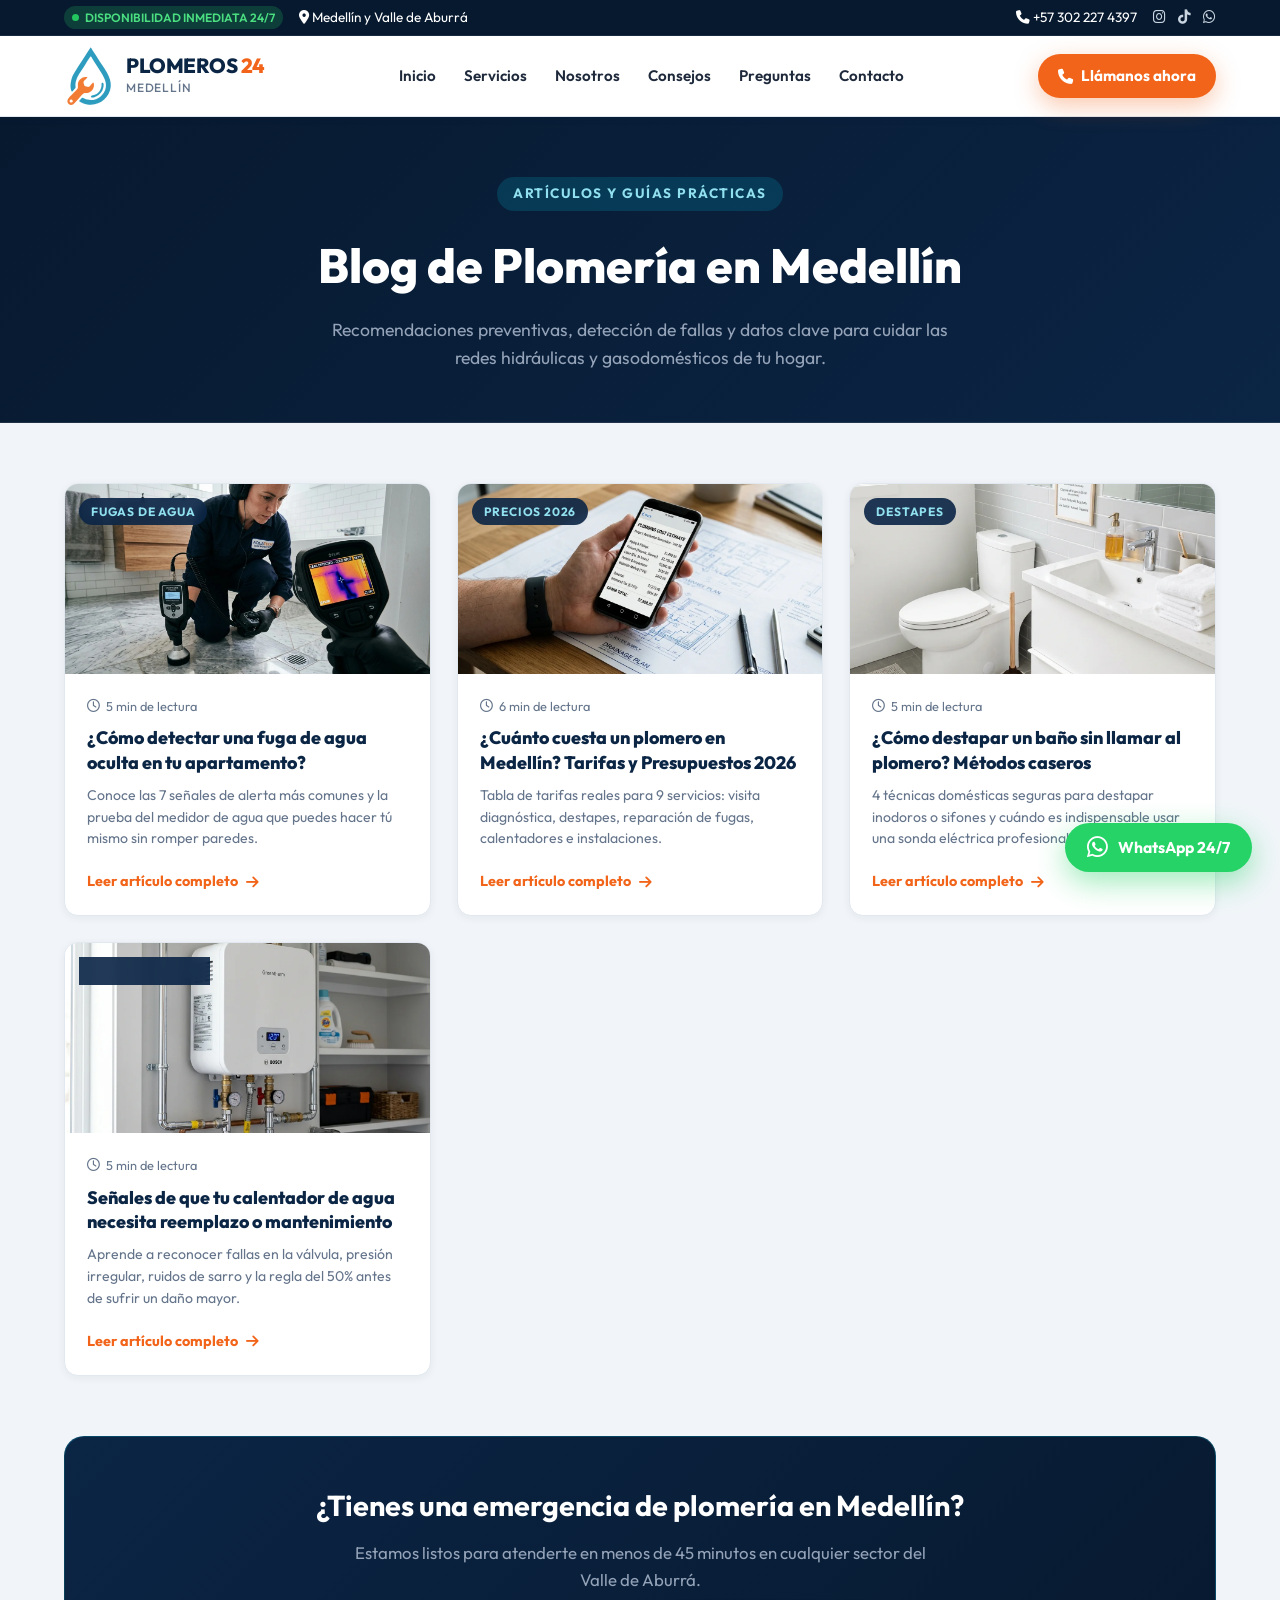
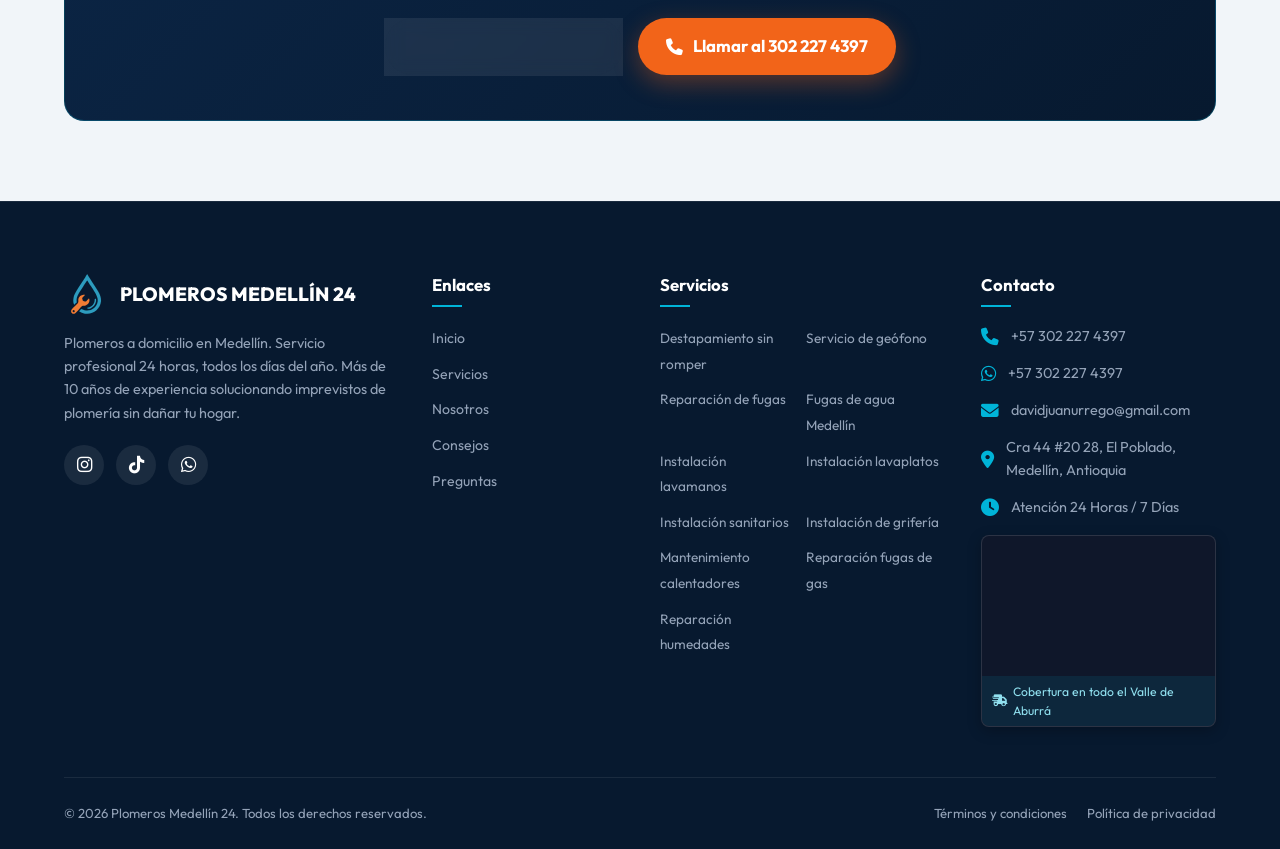
<file: blog/index.html>
<!DOCTYPE html>
<html lang="es">

<head>
  <meta charset="UTF-8">
  <meta name="viewport" content="width=device-width, initial-scale=1.0">
  <title>Blog de Plomería Medellín | Consejos, Guías y Precios 2026</title>
  <meta name="description"
    content="Blog oficial de Plomeros Medellín 24: Consejos expertos sobre cómo detectar fugas ocultas, precios reales de plomería 2026, cómo destapar baños y cuándo cambiar tu calentador.">
  <link rel="icon" type="image/svg+xml" href="../images/logo.svg">

  <!-- Google Fonts: Outfit -->
  <link rel="preconnect" href="https://fonts.googleapis.com">
  <link rel="preconnect" href="https://fonts.gstatic.com" crossorigin>
  <link href="https://fonts.googleapis.com/css2?family=Outfit:wght@400;500;600;700;800;900&display=swap"
    rel="stylesheet">

  <!-- Font Awesome Icons -->
  <link rel="stylesheet" href="https://cdnjs.cloudflare.com/ajax/libs/font-awesome/6.5.1/css/all.min.css"
    integrity="sha512-DTOQO9RWCH3ppGqcWaEA1BIZOC6xxalwEsw9c2QQeAIftl+Vegovlnee1c9QX4TctnWMn13TZye+giMm8e2LwA=="
    crossorigin="anonymous" referrerpolicy="no-referrer" />

  <!-- Custom Stylesheet -->
  <link rel="stylesheet" href="../css/styles.css">
  <style>
    .blog-header-banner {
      background: linear-gradient(135deg, var(--primary-dark) 0%, var(--primary-blue) 100%);
      padding: 60px 0 50px;
      text-align: center;
      color: #ffffff;
      border-bottom: 1px solid rgba(255, 255, 255, 0.1);
    }
    .blog-header-banner .badge {
      display: inline-block;
      background: rgba(0, 180, 216, 0.18);
      color: var(--accent-cyan-light);
      padding: 6px 16px;
      border-radius: var(--radius-pill);
      font-weight: 700;
      font-size: 0.85rem;
      letter-spacing: 1.5px;
      text-transform: uppercase;
      margin-bottom: 16px;
    }
    .blog-header-banner h1 {
      font-size: clamp(2rem, 4vw, 3rem);
      font-weight: 800;
      margin-bottom: 12px;
    }
    .blog-header-banner p {
      color: var(--text-light);
      max-width: 650px;
      margin: 0 auto;
      font-size: 1.1rem;
    }
    .blog-listing-container {
      padding: 60px 0 80px;
      background: var(--bg-alt);
    }
  </style>
</head>

<body>

  <!-- Barra Superior -->
  <div class="top-notice-bar">
    <div class="container top-notice-content">
      <div class="top-notice-left">
        <span class="top-badge-live"><span class="pulse-dot"></span> DISPONIBILIDAD INMEDIATA 24/7</span>
        <span><i class="fa-solid fa-location-dot"></i> Medellín y Valle de Aburrá</span>
      </div>
      <div class="top-notice-right">
        <span><i class="fa-solid fa-phone"></i> +57 302 227 4397</span>
        <div class="social-top-links">
          <a href="https://www.instagram.com/plome_romedellin?utm_source=qr&stkn=MThpMDJuYzloNTFpag==" target="_blank"
            rel="noopener noreferrer" aria-label="Instagram"><i class="fa-brands fa-instagram"></i></a>
          <a href="https://www.tiktok.com/@juanurrego91?_r=1&_t=ZS-9AB4Qur4TrR" target="_blank"
            rel="noopener noreferrer" aria-label="TikTok"><i class="fa-brands fa-tiktok"></i></a>
          <a href="https://wa.me/573022274397" target="_blank" rel="noopener noreferrer" aria-label="WhatsApp"><i
              class="fa-brands fa-whatsapp"></i></a>
        </div>
      </div>
    </div>
  </div>

  <!-- Header / Navbar Principal -->
  <header class="header">
    <div class="container navbar">
      <a href="../index.html" class="logo-brand">
        <img src="../images/logo.svg" alt="Logo Plomeros Medellín 24" class="logo-img">
        <div class="logo-text-wrap">
          <span class="brand-title">PLOMEROS <span>24</span></span>
          <span class="brand-tagline">MEDELLÍN</span>
        </div>
      </a>

      <nav>
        <ul class="nav-links" id="navLinks">
          <li><a href="../index.html">Inicio</a></li>
          <li><a href="../index.html#servicios">Servicios</a></li>
          <li><a href="../index.html#nosotros">Nosotros</a></li>
          <li><a href="../index.html#consejos">Consejos</a></li>
          <li><a href="../index.html#faq">Preguntas</a></li>
          <li><a href="../index.html#contacto">Contacto</a></li>
        </ul>
      </nav>

      <div class="nav-actions">
        <a href="tel:+573022274397" class="btn-header-call">
          <i class="fa-solid fa-phone"></i>
          <span>Llámanos ahora</span>
        </a>
      </div>
    </div>
  </header>

  <!-- Banner del Blog -->
  <div class="blog-header-banner">
    <div class="container">
      <span class="badge">Artículos y Guías Prácticas</span>
      <h1>Blog de Plomería en Medellín</h1>
      <p>Recomendaciones preventivas, detección de fallas y datos clave para cuidar las redes hidráulicas y gasodomésticos de tu hogar.</p>
    </div>
  </div>

  <!-- Grid de Artículos -->
  <main class="blog-listing-container">
    <div class="container">
      <div class="blog-grid">

        <!-- Artículo 1: Fugas Ocultas -->
        <article class="blog-card">
          <div class="blog-card-img">
            <img src="../images/geofono.webp" alt="Detectar fuga de agua oculta en apartamento" loading="lazy">
            <span class="blog-category-tag">Fugas de Agua</span>
          </div>
          <div class="blog-card-body">
            <div class="blog-meta-date"><i class="fa-regular fa-clock"></i> 5 min de lectura</div>
            <h2 class="blog-card-title">
              <a href="detectar-fuga-agua-oculta-apartamento.html">¿Cómo detectar una fuga de agua oculta en tu apartamento?</a>
            </h2>
            <p class="blog-card-desc">Conoce las 7 señales de alerta más comunes y la prueba del medidor de agua que puedes hacer tú mismo sin romper paredes.</p>
            <a href="detectar-fuga-agua-oculta-apartamento.html" class="blog-read-more">
              Leer artículo completo <i class="fa-solid fa-arrow-right"></i>
            </a>
          </div>
        </article>

        <!-- Artículo 2: Precios 2026 -->
        <article class="blog-card">
          <div class="blog-card-img">
            <img src="../images/blog_precios.webp" alt="Cuánto cuesta un plomero en Medellín precios 2026" loading="lazy">
            <span class="blog-category-tag">Precios 2026</span>
          </div>
          <div class="blog-card-body">
            <div class="blog-meta-date"><i class="fa-regular fa-clock"></i> 6 min de lectura</div>
            <h2 class="blog-card-title">
              <a href="cuanto-cuesta-plomero-medellin-2026.html">¿Cuánto cuesta un plomero en Medellín? Tarifas y Presupuestos 2026</a>
            </h2>
            <p class="blog-card-desc">Tabla de tarifas reales para 9 servicios: visita diagnóstica, destapes, reparación de fugas, calentadores e instalaciones.</p>
            <a href="cuanto-cuesta-plomero-medellin-2026.html" class="blog-read-more">
              Leer artículo completo <i class="fa-solid fa-arrow-right"></i>
            </a>
          </div>
        </article>

        <!-- Artículo 3: Destapar Baños -->
        <article class="blog-card">
          <div class="blog-card-img">
            <img src="../images/blog_destape.webp" alt="Cómo destapar un baño sin llamar al plomero" loading="lazy">
            <span class="blog-category-tag">Destapes</span>
          </div>
          <div class="blog-card-body">
            <div class="blog-meta-date"><i class="fa-regular fa-clock"></i> 5 min de lectura</div>
            <h2 class="blog-card-title">
              <a href="como-destapar-bano-sin-plomero.html">¿Cómo destapar un baño sin llamar al plomero? Métodos caseros</a>
            </h2>
            <p class="blog-card-desc">4 técnicas domésticas seguras para destapar inodoros o sifones y cuándo es indispensable usar una sonda eléctrica profesional.</p>
            <a href="como-destapar-bano-sin-plomero.html" class="blog-read-more">
              Leer artículo completo <i class="fa-solid fa-arrow-right"></i>
            </a>
          </div>
        </article>

        <!-- Artículo 4: Calentadores -->
        <article class="blog-card">
          <div class="blog-card-img">
            <img src="../images/serv_calentador.webp" alt="Señales de que tu calentador de agua necesita reemplazo" loading="lazy">
            <span class="blog-category-tag">Calentadores</span>
          </div>
          <div class="blog-card-body">
            <div class="blog-meta-date"><i class="fa-regular fa-clock"></i> 5 min de lectura</div>
            <h2 class="blog-card-title">
              <a href="senales-calentador-agua-reemplazo.html">Señales de que tu calentador de agua necesita reemplazo o mantenimiento</a>
            </h2>
            <p class="blog-card-desc">Aprende a reconocer fallas en la válvula, presión irregular, ruidos de sarro y la regla del 50% antes de sufrir un daño mayor.</p>
            <a href="senales-calentador-agua-reemplazo.html" class="blog-read-more">
              Leer artículo completo <i class="fa-solid fa-arrow-right"></i>
            </a>
          </div>
        </article>

      </div>

      <!-- Banner de Soporte Directo -->
      <div style="background: linear-gradient(135deg, var(--primary-blue), var(--primary-dark)); padding: 45px; border-radius: var(--radius-lg); margin-top: 60px; text-align: center; color: #fff; border: 1px solid rgba(0, 180, 216, 0.25);">
        <h3 style="font-size: 1.8rem; margin-bottom: 12px;">¿Tienes una emergencia de plomería en Medellín?</h3>
        <p style="color: var(--text-light); max-width: 600px; margin: 0 auto 25px; font-size: 1.05rem;">
          Estamos listos para atenderte en menos de 45 minutos en cualquier sector del Valle de Aburrá.
        </p>
        <div style="display: flex; justify-content: center; gap: 15px; flex-wrap: wrap;">
          <a href="https://wa.me/573022274397?text=Hola,%20tengo%20una%20emergencia%20de%20plomería%20en%20Medellín." target="_blank" rel="noopener noreferrer" class="btn-whatsapp-hero">
            <i class="fa-brands fa-whatsapp"></i> WhatsApp 24 Horas
          </a>
          <a href="tel:+573022274397" class="btn-primary-hero">
            <i class="fa-solid fa-phone"></i> Llamar al 302 227 4397
          </a>
        </div>
      </div>

    </div>
  </main>

  <!-- Footer -->
  <footer class="footer" id="contacto">
    <div class="container">
      <div class="footer-top-grid">
        <div class="footer-brand">
          <div class="footer-logo-row">
            <img src="../images/logo.svg" alt="Logo Plomeros Medellín 24" class="footer-logo-img">
            <h3>PLOMEROS MEDELLÍN 24</h3>
          </div>
          <p>
            Plomeros a domicilio en Medellín. Servicio profesional 24 horas, todos los días del año. Más de 10 años de
            experiencia solucionando imprevistos de plomería sin dañar tu hogar.
          </p>
          <div class="footer-social-icons">
            <a href="https://www.instagram.com/plome_romedellin?utm_source=qr&stkn=MThpMDJuYzloNTFpag==" target="_blank"
              rel="noopener noreferrer" aria-label="Instagram"><i class="fa-brands fa-instagram"></i></a>
            <a href="https://www.tiktok.com/@juanurrego91?_r=1&_t=ZS-9AB4Qur4TrR" target="_blank"
              rel="noopener noreferrer" aria-label="TikTok"><i class="fa-brands fa-tiktok"></i></a>
            <a href="https://wa.me/573022274397" target="_blank" rel="noopener noreferrer" aria-label="WhatsApp"><i
                class="fa-brands fa-whatsapp"></i></a>
          </div>
        </div>

        <div class="footer-col">
          <h4>Enlaces</h4>
          <ul class="footer-links-list">
            <li><a href="../index.html">Inicio</a></li>
            <li><a href="../index.html#servicios">Servicios</a></li>
            <li><a href="../index.html#nosotros">Nosotros</a></li>
            <li><a href="../index.html#consejos">Consejos</a></li>
            <li><a href="../index.html#faq">Preguntas</a></li>
          </ul>
        </div>

        <div class="footer-col">
          <h4>Servicios</h4>
          <ul class="footer-services-2col">
            <li><a href="../index.html#servicios">Destapamiento sin romper</a></li>
            <li><a href="../index.html#servicios">Servicio de geófono</a></li>
            <li><a href="../index.html#servicios">Reparación de fugas</a></li>
            <li><a href="../index.html#servicios">Fugas de agua Medellín</a></li>
            <li><a href="../index.html#servicios">Instalación lavamanos</a></li>
            <li><a href="../index.html#servicios">Instalación lavaplatos</a></li>
            <li><a href="../index.html#servicios">Instalación sanitarios</a></li>
            <li><a href="../index.html#servicios">Instalación de grifería</a></li>
            <li><a href="../index.html#servicios">Mantenimiento calentadores</a></li>
            <li><a href="../index.html#servicios">Reparación fugas de gas</a></li>
            <li><a href="../index.html#servicios">Reparación humedades</a></li>
          </ul>
        </div>

        <div class="footer-col">
          <h4>Contacto</h4>
          <ul class="footer-contact-list">
            <li>
              <i class="fa-solid fa-phone"></i>
              <a href="tel:+573022274397">+57 302 227 4397</a>
            </li>
            <li>
              <i class="fa-brands fa-whatsapp"></i>
              <a href="https://wa.me/573022274397" target="_blank" rel="noopener noreferrer">+57 302 227 4397</a>
            </li>
            <li>
              <i class="fa-solid fa-envelope"></i>
              <a href="mailto:davidjuanurrego@gmail.com">davidjuanurrego@gmail.com</a>
            </li>
            <li>
              <i class="fa-solid fa-location-dot"></i>
              <span>Cra 44 #20 28, El Poblado, Medellín, Antioquia</span>
            </li>
            <li>
              <i class="fa-solid fa-clock"></i>
              <span>Atención 24 Horas / 7 Días</span>
            </li>
          </ul>

          <div class="footer-map-card">
            <iframe 
              src="https://maps.google.com/maps?q=Cra%2044%20%2320-28%2C%20El%20Poblado%2C%20Medell%C3%ADn%2C%20Antioquia&t=&z=15&ie=UTF8&iwloc=&output=embed" 
              loading="lazy" 
              referrerpolicy="no-referrer-when-downgrade"
              title="Ubicación Plomeros Medellín 24">
            </iframe>
            <div class="footer-map-caption">
              <i class="fa-solid fa-truck-fast"></i> Cobertura en todo el Valle de Aburrá
            </div>
          </div>
        </div>
      </div>

      <div class="footer-bottom">
        <p>&copy; 2026 Plomeros Medellín 24. Todos los derechos reservados.</p>
        <div class="footer-bottom-links">
          <a href="#">Términos y condiciones</a>
          <a href="#">Política de privacidad</a>
        </div>
      </div>
    </div>
  </footer>

  <!-- Botón Flotante de WhatsApp -->
  <a href="https://wa.me/573022274397?text=Hola,%20leí%20su%20blog%20y%20necesito%20asesoría%20de%20plomería."
    target="_blank" rel="noopener noreferrer" class="floating-whatsapp-btn" aria-label="Escríbenos a WhatsApp">
    <i class="fa-brands fa-whatsapp"></i>
    <span>WhatsApp 24/7</span>
  </a>

</body>

</html>
</file>
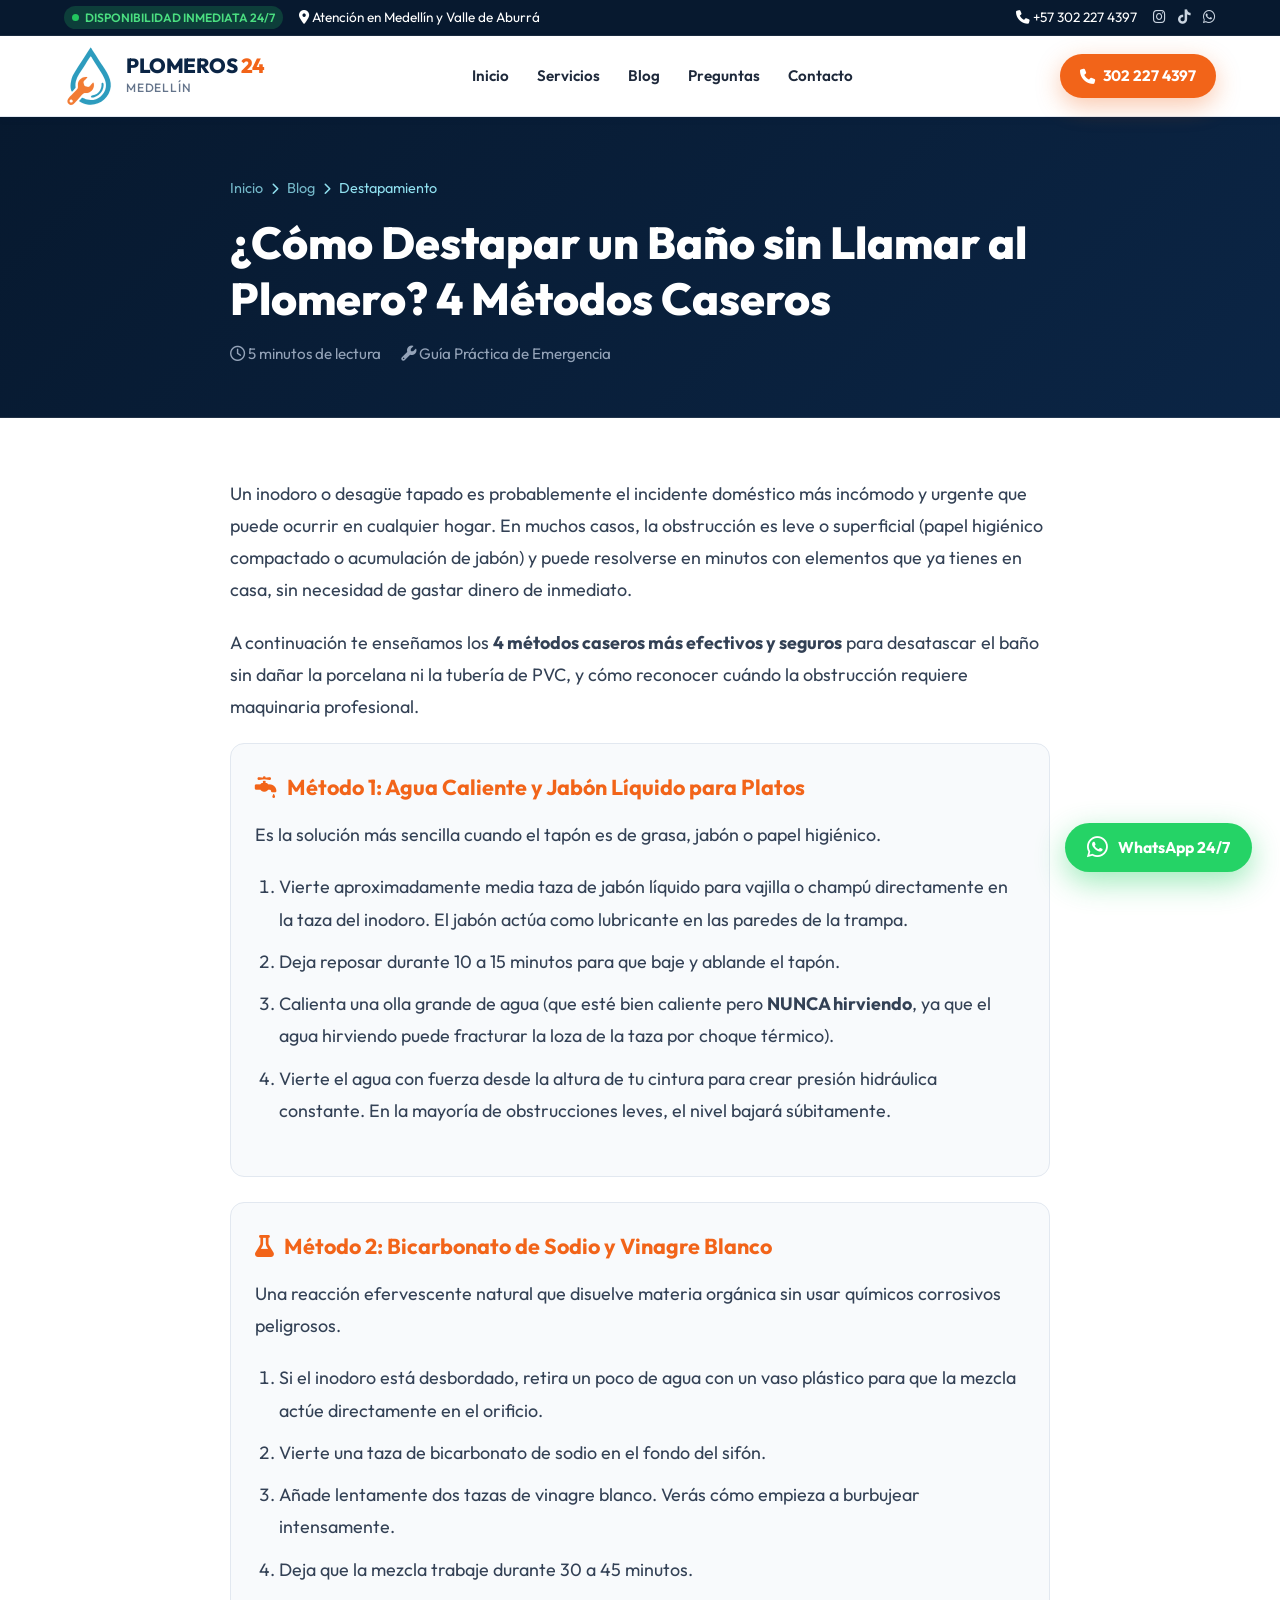
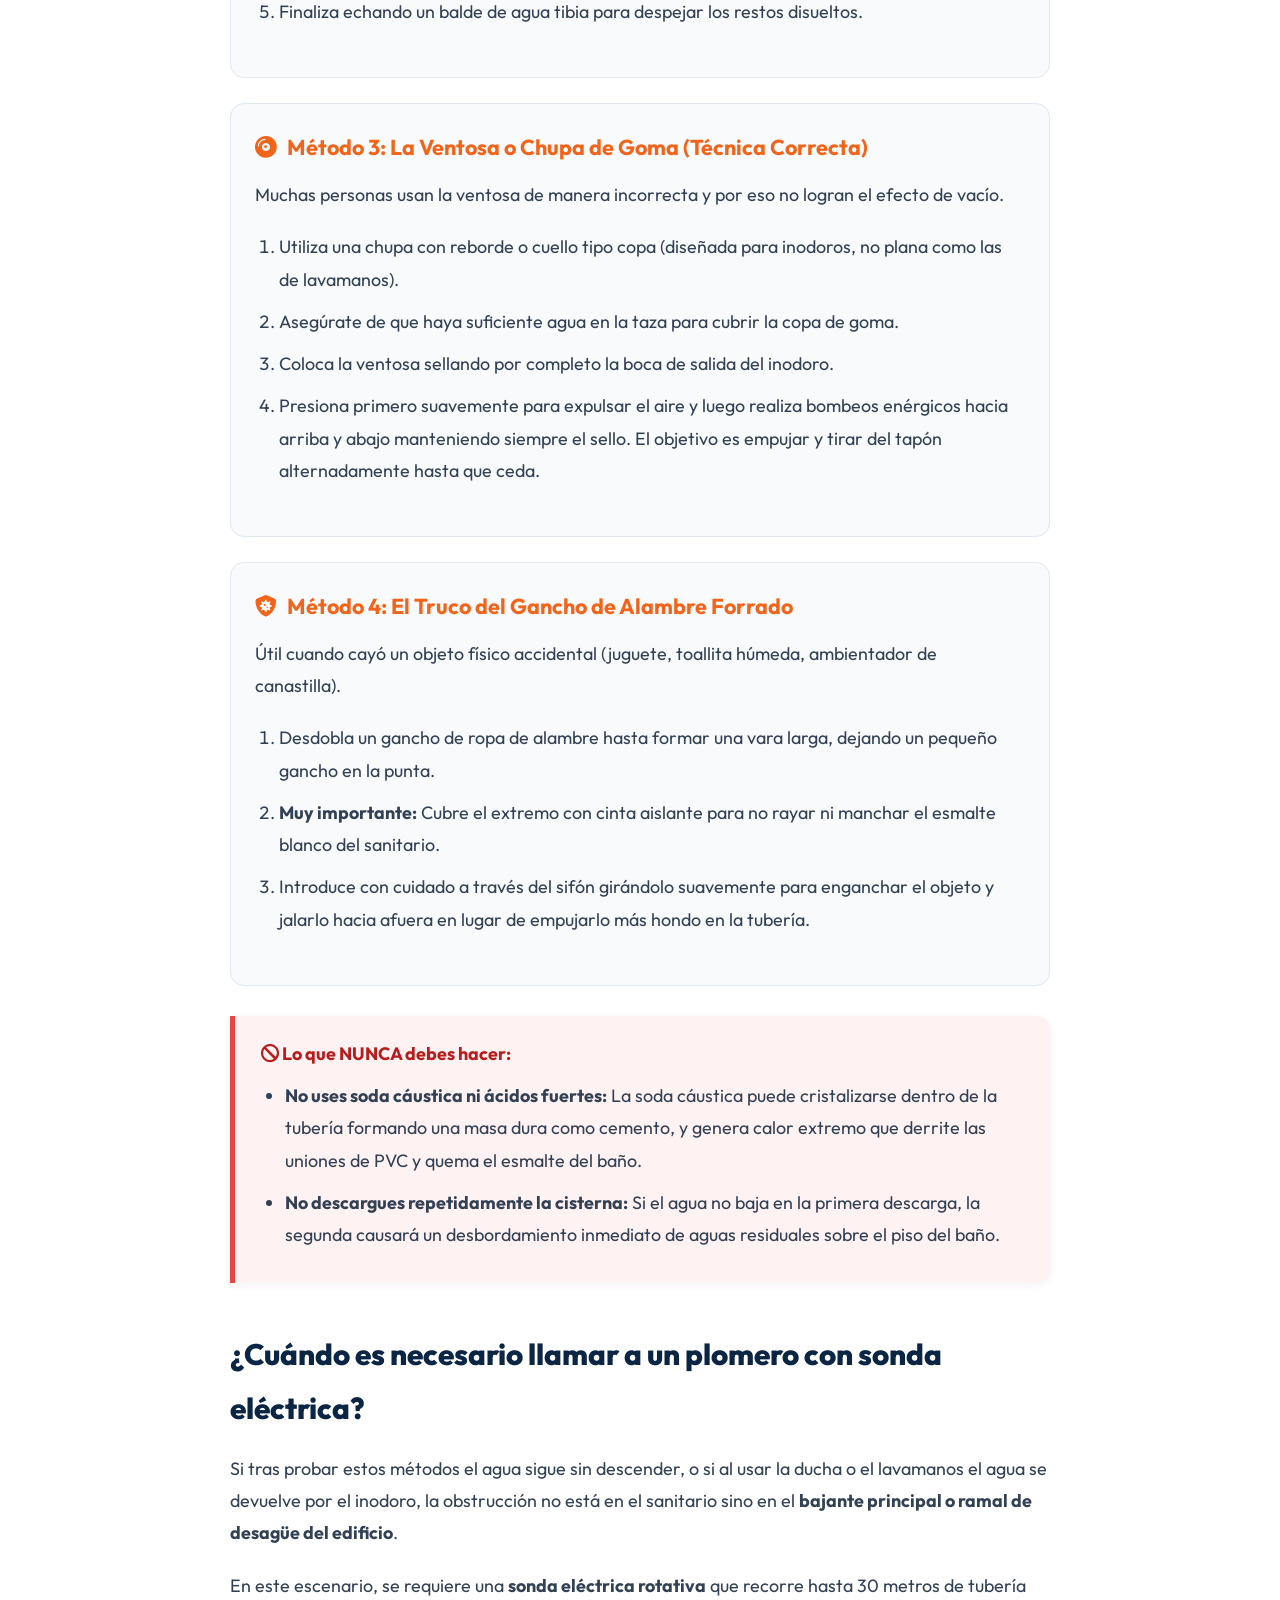
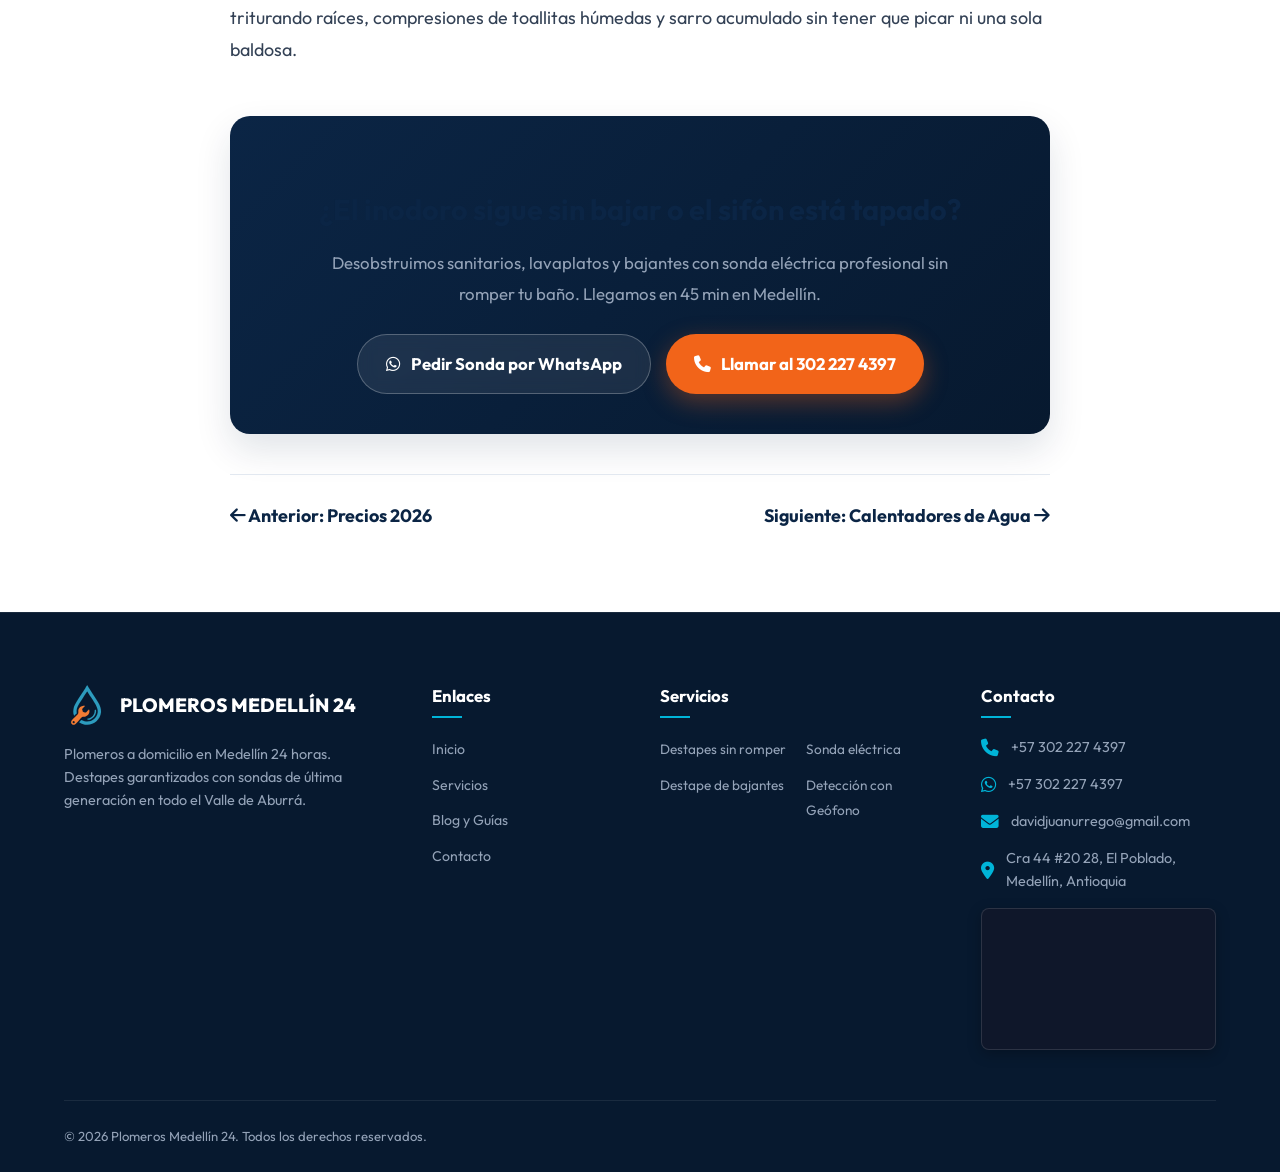
<file: blog/como-destapar-bano-sin-plomero.html>
<!DOCTYPE html>
<html lang="es">

<head>
  <meta charset="UTF-8">
  <meta name="viewport" content="width=device-width, initial-scale=1.0">
  <title>¿Cómo Destapar un Baño sin Llamar al Plomero? 4 Métodos Caseros | Plomeros Medellín 24</title>
  <meta name="description"
    content="Aprende 4 métodos efectivos y seguros para destapar un baño o inodoro en casa sin romper nada, y conoce cuándo es indispensable llamar a un plomero con sonda.">
  <link rel="canonical" href="https://plomeros24-e5106.web.app/blog/como-destapar-bano-sin-plomero.html">
  <meta name="robots" content="index, follow">

  <!-- Open Graph -->
  <meta property="og:type" content="article">
  <meta property="og:title" content="¿Cómo Destapar un Baño sin Llamar al Plomero? 4 Métodos Caseros">
  <meta property="og:description" content="Técnicas caseras seguras para destapar inodoros y sifones sin dañar tuberías de PVC. Explicado por técnicos en Medellín.">
  <meta property="og:url" content="https://plomeros24-e5106.web.app/blog/como-destapar-bano-sin-plomero.html">
  <meta property="og:image" content="https://plomeros24-e5106.web.app/images/blog_destape.webp">

  <!-- Schema.org Article Structured Data -->
  <script type="application/ld+json">
  {
    "@context": "https://schema.org",
    "@type": "BlogPosting",
    "headline": "¿Cómo Destapar un Baño sin Llamar al Plomero? 4 Métodos Caseros",
    "image": "https://plomeros24-e5106.web.app/images/blog_destape.webp",
    "author": {
      "@type": "Organization",
      "name": "Plomeros Medellín 24",
      "url": "https://plomeros24-e5106.web.app/"
    },
    "publisher": {
      "@type": "Organization",
      "name": "Plomeros Medellín 24",
      "logo": {
        "@type": "ImageObject",
        "url": "https://plomeros24-e5106.web.app/images/logo.svg"
      }
    },
    "datePublished": "2026-10-01",
    "description": "4 métodos caseros comprobados para destapar inodoros sin romper sanitarios ni usar químicos dañinos."
  }
  </script>

  <link rel="icon" type="image/svg+xml" href="../images/logo.svg">

  <!-- Google Fonts: Outfit -->
  <link rel="preconnect" href="https://fonts.googleapis.com">
  <link rel="preconnect" href="https://fonts.gstatic.com" crossorigin>
  <link href="https://fonts.googleapis.com/css2?family=Outfit:wght@400;500;600;700;800;900&display=swap"
    rel="stylesheet">

  <!-- Font Awesome Icons -->
  <link rel="stylesheet" href="https://cdnjs.cloudflare.com/ajax/libs/font-awesome/6.5.1/css/all.min.css"
    integrity="sha512-DTOQO9RWCH3ppGqcWaEA1BIZOC6xxalwEsw9c2QQeAIftl+Vegovlnee1c9QX4TctnWMn13TZye+giMm8e2LwA=="
    crossorigin="anonymous" referrerpolicy="no-referrer" />

  <!-- Custom Stylesheet -->
  <link rel="stylesheet" href="../css/styles.css">
  <style>
    .article-header {
      background: linear-gradient(135deg, var(--primary-dark) 0%, var(--primary-blue) 100%);
      padding: 60px 0 50px;
      color: #ffffff;
      border-bottom: 1px solid rgba(255, 255, 255, 0.1);
    }
    .article-breadcrumbs {
      display: flex;
      gap: 8px;
      font-size: 0.9rem;
      color: var(--accent-cyan-light);
      margin-bottom: 15px;
      align-items: center;
    }
    .article-breadcrumbs a {
      color: var(--accent-cyan-light);
      opacity: 0.8;
    }
    .article-breadcrumbs a:hover {
      opacity: 1;
      text-decoration: underline;
    }
    .article-title {
      font-size: clamp(2rem, 4vw, 2.8rem);
      font-weight: 800;
      line-height: 1.25;
      margin-bottom: 15px;
    }
    .article-meta {
      display: flex;
      gap: 20px;
      color: var(--text-light);
      font-size: 0.95rem;
    }
    .article-body-wrapper {
      padding: 60px 0 80px;
      background: #ffffff;
    }
    .article-content {
      max-width: 820px;
      margin: 0 auto;
      font-size: 1.12rem;
      line-height: 1.8;
      color: #334155;
    }
    .article-content h2 {
      font-size: 1.85rem;
      font-weight: 800;
      color: var(--primary-blue);
      margin: 45px 0 18px;
    }
    .article-content h3 {
      font-size: 1.35rem;
      font-weight: 700;
      color: var(--primary-blue);
      margin: 28px 0 12px;
    }
    .article-content p {
      margin-bottom: 20px;
    }
    .article-content ul, .article-content ol {
      margin-bottom: 25px;
      padding-left: 24px;
    }
    .article-content li {
      margin-bottom: 10px;
    }
    .method-card {
      background: #f8fafc;
      border: 1px solid var(--border-color);
      border-radius: var(--radius-md);
      padding: 24px;
      margin-bottom: 25px;
    }
    .method-card h3 {
      margin-top: 0;
      color: var(--accent-orange);
      display: flex;
      align-items: center;
      gap: 10px;
    }
    .tip-box {
      background: #eff6ff;
      border-left: 5px solid var(--accent-cyan);
      padding: 22px 26px;
      border-radius: 0 var(--radius-md) var(--radius-md) 0;
      margin: 30px 0;
      box-shadow: var(--shadow-sm);
    }
    .warning-box {
      background: #fef2f2;
      border-left: 5px solid #ef4444;
      padding: 22px 26px;
      border-radius: 0 var(--radius-md) var(--radius-md) 0;
      margin: 30px 0;
      box-shadow: var(--shadow-sm);
    }
    .cta-article-box {
      background: linear-gradient(135deg, var(--primary-blue), var(--primary-dark));
      padding: 40px;
      border-radius: var(--radius-lg);
      margin: 50px 0 30px;
      text-align: center;
      color: #ffffff;
      box-shadow: var(--shadow-lg);
    }
  </style>
</head>

<body>

  <!-- Barra Superior -->
  <div class="top-notice-bar">
    <div class="container top-notice-content">
      <div class="top-notice-left">
        <span class="top-badge-live"><span class="pulse-dot"></span> DISPONIBILIDAD INMEDIATA 24/7</span>
        <span><i class="fa-solid fa-location-dot"></i> Atención en Medellín y Valle de Aburrá</span>
      </div>
      <div class="top-notice-right">
        <span><i class="fa-solid fa-phone"></i> +57 302 227 4397</span>
        <div class="social-top-links">
          <a href="https://www.instagram.com/plome_romedellin?utm_source=qr&stkn=MThpMDJuYzloNTFpag==" target="_blank"
            rel="noopener noreferrer" aria-label="Instagram"><i class="fa-brands fa-instagram"></i></a>
          <a href="https://www.tiktok.com/@juanurrego91?_r=1&_t=ZS-9AB4Qur4TrR" target="_blank"
            rel="noopener noreferrer" aria-label="TikTok"><i class="fa-brands fa-tiktok"></i></a>
          <a href="https://wa.me/573022274397" target="_blank" rel="noopener noreferrer" aria-label="WhatsApp"><i
              class="fa-brands fa-whatsapp"></i></a>
        </div>
      </div>
    </div>
  </div>

  <!-- Header -->
  <header class="header">
    <div class="container navbar">
      <a href="../index.html" class="logo-brand">
        <img src="../images/logo.svg" alt="Logo Plomeros Medellín 24" class="logo-img">
        <div class="logo-text-wrap">
          <span class="brand-title">PLOMEROS <span>24</span></span>
          <span class="brand-tagline">MEDELLÍN</span>
        </div>
      </a>

      <nav>
        <ul class="nav-links" id="navLinks">
          <li><a href="../index.html">Inicio</a></li>
          <li><a href="../index.html#servicios">Servicios</a></li>
          <li><a href="index.html">Blog</a></li>
          <li><a href="../index.html#faq">Preguntas</a></li>
          <li><a href="../index.html#contacto">Contacto</a></li>
        </ul>
      </nav>

      <div class="nav-actions">
        <a href="tel:+573022274397" class="btn-header-call">
          <i class="fa-solid fa-phone"></i>
          <span>302 227 4397</span>
        </a>
      </div>
    </div>
  </header>

  <!-- Cabecera de Artículo -->
  <section class="article-header">
    <div class="container" style="max-width: 820px;">
      <div class="article-breadcrumbs">
        <a href="../index.html">Inicio</a> <i class="fa-solid fa-chevron-right" style="font-size: 0.75rem;"></i>
        <a href="index.html">Blog</a> <i class="fa-solid fa-chevron-right" style="font-size: 0.75rem;"></i>
        <span>Destapamiento</span>
      </div>
      <h1 class="article-title">¿Cómo Destapar un Baño sin Llamar al Plomero? 4 Métodos Caseros</h1>
      <div class="article-meta">
        <span><i class="fa-regular fa-clock"></i> 5 minutos de lectura</span>
        <span><i class="fa-solid fa-wrench"></i> Guía Práctica de Emergencia</span>
      </div>
    </div>
  </section>

  <!-- Cuerpo de Artículo -->
  <main class="article-body-wrapper">
    <div class="container">
      <article class="article-content">

        <p>Un inodoro o desagüe tapado es probablemente el incidente doméstico más incómodo y urgente que puede ocurrir en cualquier hogar. En muchos casos, la obstrucción es leve o superficial (papel higiénico compactado o acumulación de jabón) y puede resolverse en minutos con elementos que ya tienes en casa, sin necesidad de gastar dinero de inmediato.</p>

        <p>A continuación te enseñamos los <strong>4 métodos caseros más efectivos y seguros</strong> para desatascar el baño sin dañar la porcelana ni la tubería de PVC, y cómo reconocer cuándo la obstrucción requiere maquinaria profesional.</p>

        <!-- Método 1 -->
        <div class="method-card">
          <h3><i class="fa-solid fa-faucet-drip"></i> Método 1: Agua Caliente y Jabón Líquido para Platos</h3>
          <p>Es la solución más sencilla cuando el tapón es de grasa, jabón o papel higiénico.</p>
          <ol>
            <li>Vierte aproximadamente media taza de jabón líquido para vajilla o champú directamente en la taza del inodoro. El jabón actúa como lubricante en las paredes de la trampa.</li>
            <li>Deja reposar durante 10 a 15 minutos para que baje y ablande el tapón.</li>
            <li>Calienta una olla grande de agua (que esté bien caliente pero <strong>NUNCA hirviendo</strong>, ya que el agua hirviendo puede fracturar la loza de la taza por choque térmico).</li>
            <li>Vierte el agua con fuerza desde la altura de tu cintura para crear presión hidráulica constante. En la mayoría de obstrucciones leves, el nivel bajará súbitamente.</li>
          </ol>
        </div>

        <!-- Método 2 -->
        <div class="method-card">
          <h3><i class="fa-solid fa-flask"></i> Método 2: Bicarbonato de Sodio y Vinagre Blanco</h3>
          <p>Una reacción efervescente natural que disuelve materia orgánica sin usar químicos corrosivos peligrosos.</p>
          <ol>
            <li>Si el inodoro está desbordado, retira un poco de agua con un vaso plástico para que la mezcla actúe directamente en el orificio.</li>
            <li>Vierte una taza de bicarbonato de sodio en el fondo del sifón.</li>
            <li>Añade lentamente dos tazas de vinagre blanco. Verás cómo empieza a burbujear intensamente.</li>
            <li>Deja que la mezcla trabaje durante 30 a 45 minutos.</li>
            <li>Finaliza echando un balde de agua tibia para despejar los restos disueltos.</li>
          </ol>
        </div>

        <!-- Método 3 -->
        <div class="method-card">
          <h3><i class="fa-solid fa-compact-disc"></i> Método 3: La Ventosa o Chupa de Goma (Técnica Correcta)</h3>
          <p>Muchas personas usan la ventosa de manera incorrecta y por eso no logran el efecto de vacío.</p>
          <ol>
            <li>Utiliza una chupa con reborde o cuello tipo copa (diseñada para inodoros, no plana como las de lavamanos).</li>
            <li>Asegúrate de que haya suficiente agua en la taza para cubrir la copa de goma.</li>
            <li>Coloca la ventosa sellando por completo la boca de salida del inodoro.</li>
            <li>Presiona primero suavemente para expulsar el aire y luego realiza bombeos enérgicos hacia arriba y abajo manteniendo siempre el sello. El objetivo es empujar y tirar del tapón alternadamente hasta que ceda.</li>
          </ol>
        </div>

        <!-- Método 4 -->
        <div class="method-card">
          <h3><i class="fa-solid fa-shield-virus"></i> Método 4: El Truco del Gancho de Alambre Forrado</h3>
          <p>Útil cuando cayó un objeto físico accidental (juguete, toallita húmeda, ambientador de canastilla).</p>
          <ol>
            <li>Desdobla un gancho de ropa de alambre hasta formar una vara larga, dejando un pequeño gancho en la punta.</li>
            <li><strong>Muy importante:</strong> Cubre el extremo con cinta aislante para no rayar ni manchar el esmalte blanco del sanitario.</li>
            <li>Introduce con cuidado a través del sifón girándolo suavemente para enganchar el objeto y jalarlo hacia afuera en lugar de empujarlo más hondo en la tubería.</li>
          </ol>
        </div>

        <div class="warning-box">
          <strong style="color: #b91c1c;"><i class="fa-solid fa-ban"></i> Lo que NUNCA debes hacer:</strong>
          <ul style="margin: 10px 0 0 0;">
            <li><strong>No uses soda cáustica ni ácidos fuertes:</strong> La soda cáustica puede cristalizarse dentro de la tubería formando una masa dura como cemento, y genera calor extremo que derrite las uniones de PVC y quema el esmalte del baño.</li>
            <li><strong>No descargues repetidamente la cisterna:</strong> Si el agua no baja en la primera descarga, la segunda causará un desbordamiento inmediato de aguas residuales sobre el piso del baño.</li>
          </ul>
        </div>

        <h2>¿Cuándo es necesario llamar a un plomero con sonda eléctrica?</h2>
        <p>Si tras probar estos métodos el agua sigue sin descender, o si al usar la ducha o el lavamanos el agua se devuelve por el inodoro, la obstrucción no está en el sanitario sino en el <strong>bajante principal o ramal de desagüe del edificio</strong>.</p>
        <p>En este escenario, se requiere una <strong>sonda eléctrica rotativa</strong> que recorre hasta 30 metros de tubería triturando raíces, compresiones de toallitas húmedas y sarro acumulado sin tener que picar ni una sola baldosa.</p>

        <!-- CTA Box -->
        <div class="cta-article-box">
          <h3 style="font-size: 1.8rem; margin-bottom: 12px;">¿El inodoro sigue sin bajar o el sifón está tapado?</h3>
          <p style="color: var(--text-light); max-width: 620px; margin: 0 auto 25px; font-size: 1.05rem;">
            Desobstruimos sanitarios, lavaplatos y bajantes con sonda eléctrica profesional sin romper tu baño. Llegamos en 45 min en Medellín.
          </p>
          <div style="display: flex; justify-content: center; gap: 15px; flex-wrap: wrap;">
            <a href="https://wa.me/573022274397?text=Hola,%20tengo%20un%20inodoro%20tapado%20y%20necesito%20servicio%20de%20sonda"
              target="_blank" rel="noopener noreferrer" class="btn-whatsapp-hero">
              <i class="fa-brands fa-whatsapp"></i> Pedir Sonda por WhatsApp
            </a>
            <a href="tel:+573022274397" class="btn-primary-hero">
              <i class="fa-solid fa-phone"></i> Llamar al 302 227 4397
            </a>
          </div>
        </div>

        <div style="display: flex; justify-content: space-between; align-items: center; border-top: 1px solid var(--border-color); padding-top: 25px; margin-top: 40px;">
          <a href="cuanto-cuesta-plomero-medellin-2026.html" style="color: var(--primary-blue); font-weight: 700;">
            <i class="fa-solid fa-arrow-left"></i> Anterior: Precios 2026
          </a>
          <a href="senales-calentador-agua-reemplazo.html" style="color: var(--primary-blue); font-weight: 700;">
            Siguiente: Calentadores de Agua <i class="fa-solid fa-arrow-right"></i>
          </a>
        </div>

      </article>
    </div>
  </main>

  <!-- Footer -->
  <footer class="footer">
    <div class="container">
      <div class="footer-top-grid">
        <div class="footer-brand">
          <div class="footer-logo-row">
            <img src="../images/logo.svg" alt="Logo Plomeros Medellín 24" class="footer-logo-img">
            <h3>PLOMEROS MEDELLÍN 24</h3>
          </div>
          <p>
            Plomeros a domicilio en Medellín 24 horas. Destapes garantizados con sondas de última generación en todo el Valle de Aburrá.
          </p>
        </div>

        <div class="footer-col">
          <h4>Enlaces</h4>
          <ul class="footer-links-list">
            <li><a href="../index.html">Inicio</a></li>
            <li><a href="../index.html#servicios">Servicios</a></li>
            <li><a href="index.html">Blog y Guías</a></li>
            <li><a href="../index.html#contacto">Contacto</a></li>
          </ul>
        </div>

        <div class="footer-col">
          <h4>Servicios</h4>
          <ul class="footer-services-2col">
            <li><a href="../index.html#servicios">Destapes sin romper</a></li>
            <li><a href="../index.html#servicios">Sonda eléctrica</a></li>
            <li><a href="../index.html#servicios">Destape de bajantes</a></li>
            <li><a href="../index.html#servicios">Detección con Geófono</a></li>
          </ul>
        </div>

        <div class="footer-col">
          <h4>Contacto</h4>
          <ul class="footer-contact-list">
            <li><i class="fa-solid fa-phone"></i> <a href="tel:+573022274397">+57 302 227 4397</a></li>
            <li><i class="fa-brands fa-whatsapp"></i> <a href="https://wa.me/573022274397" target="_blank" rel="noopener noreferrer">+57 302 227 4397</a></li>
            <li><i class="fa-solid fa-envelope"></i> <a href="mailto:davidjuanurrego@gmail.com">davidjuanurrego@gmail.com</a></li>
            <li><i class="fa-solid fa-location-dot"></i> <span>Cra 44 #20 28, El Poblado, Medellín, Antioquia</span></li>
          </ul>
          <div class="footer-map-card">
            <iframe 
              src="https://maps.google.com/maps?q=Cra%2044%20%2320-28%2C%20El%20Poblado%2C%20Medell%C3%ADn%2C%20Antioquia&t=&z=15&ie=UTF8&iwloc=&output=embed" 
              loading="lazy" 
              referrerpolicy="no-referrer-when-downgrade"
              title="Ubicación Plomeros Medellín 24">
            </iframe>
          </div>
        </div>
      </div>

      <div class="footer-bottom">
        <p>&copy; 2026 Plomeros Medellín 24. Todos los derechos reservados.</p>
      </div>
    </div>
  </footer>

  <!-- Botón Flotante WhatsApp -->
  <a href="https://wa.me/573022274397?text=Hola,%20tengo%20un%20inodoro%20tapado%20y%20necesito%20ayuda."
    target="_blank" rel="noopener noreferrer" class="floating-whatsapp-btn" aria-label="WhatsApp">
    <i class="fa-brands fa-whatsapp"></i>
    <span>WhatsApp 24/7</span>
  </a>

</body>

</html>
</file>
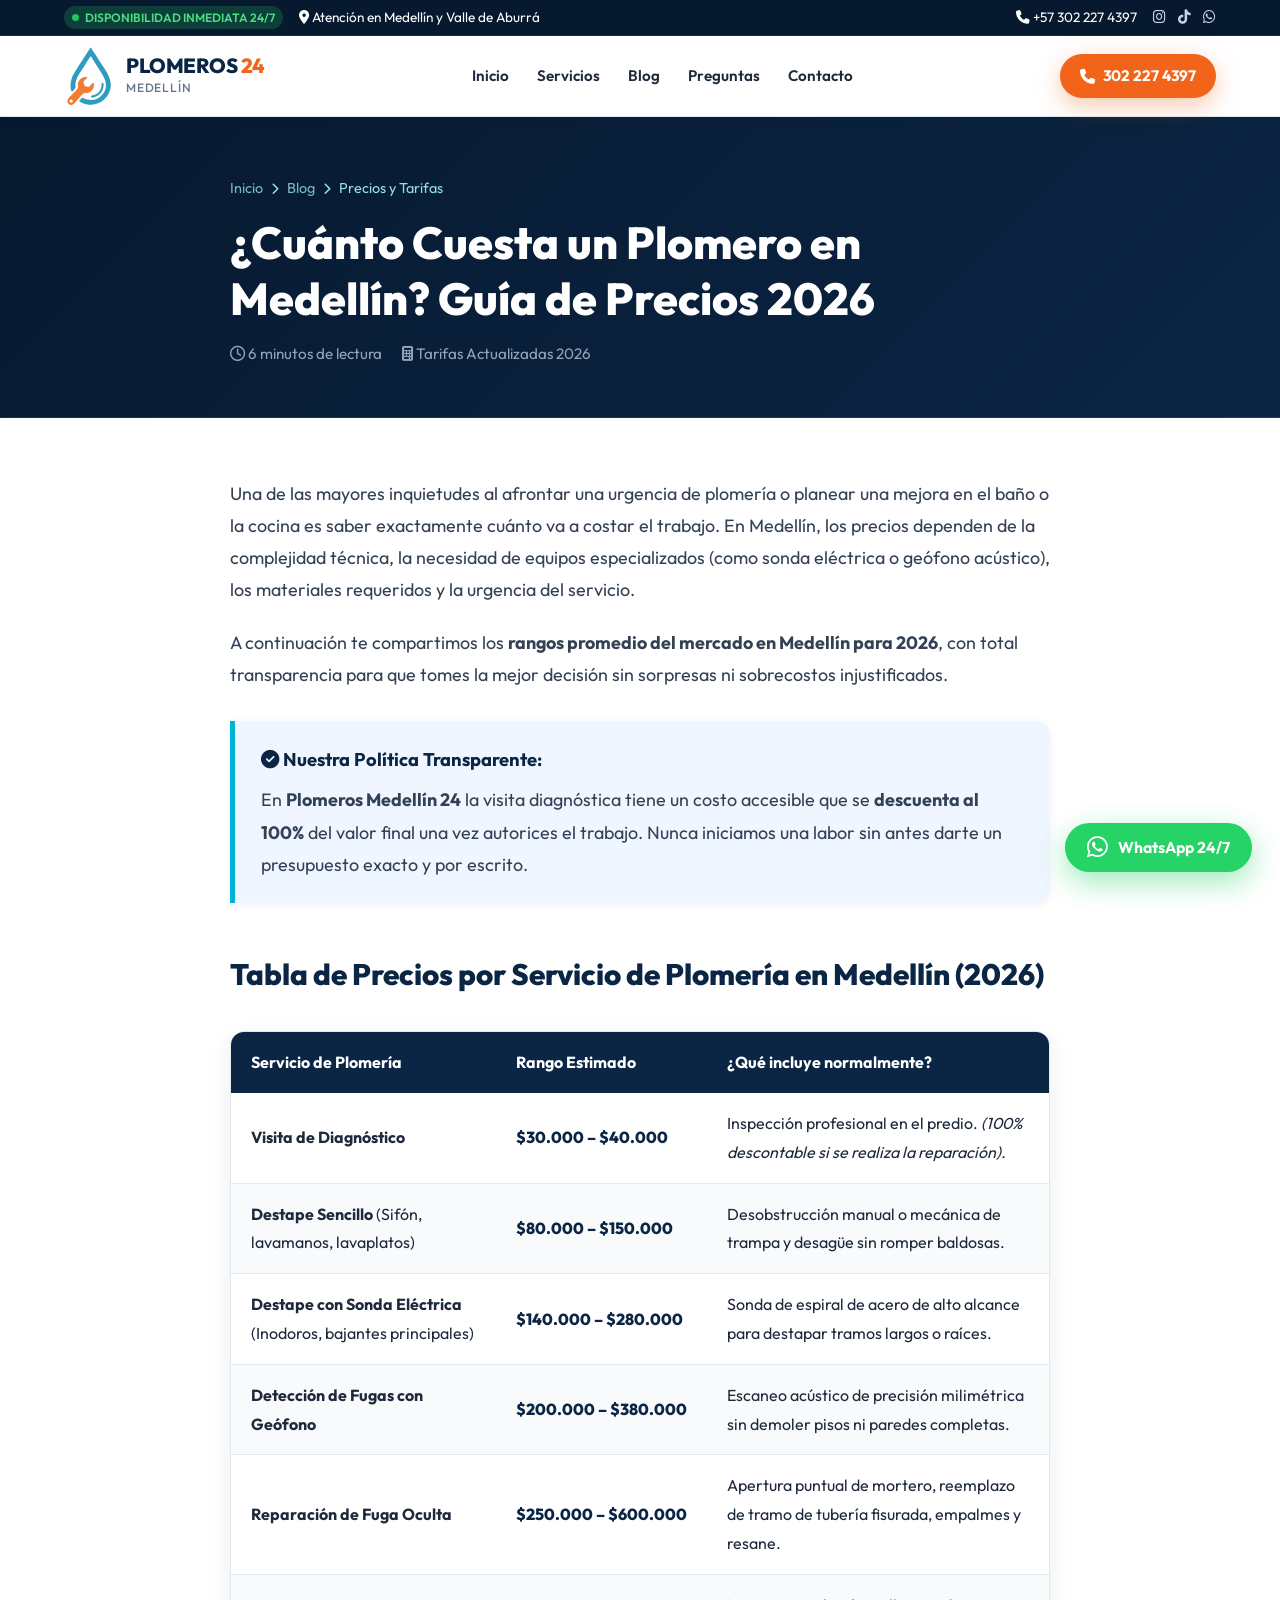
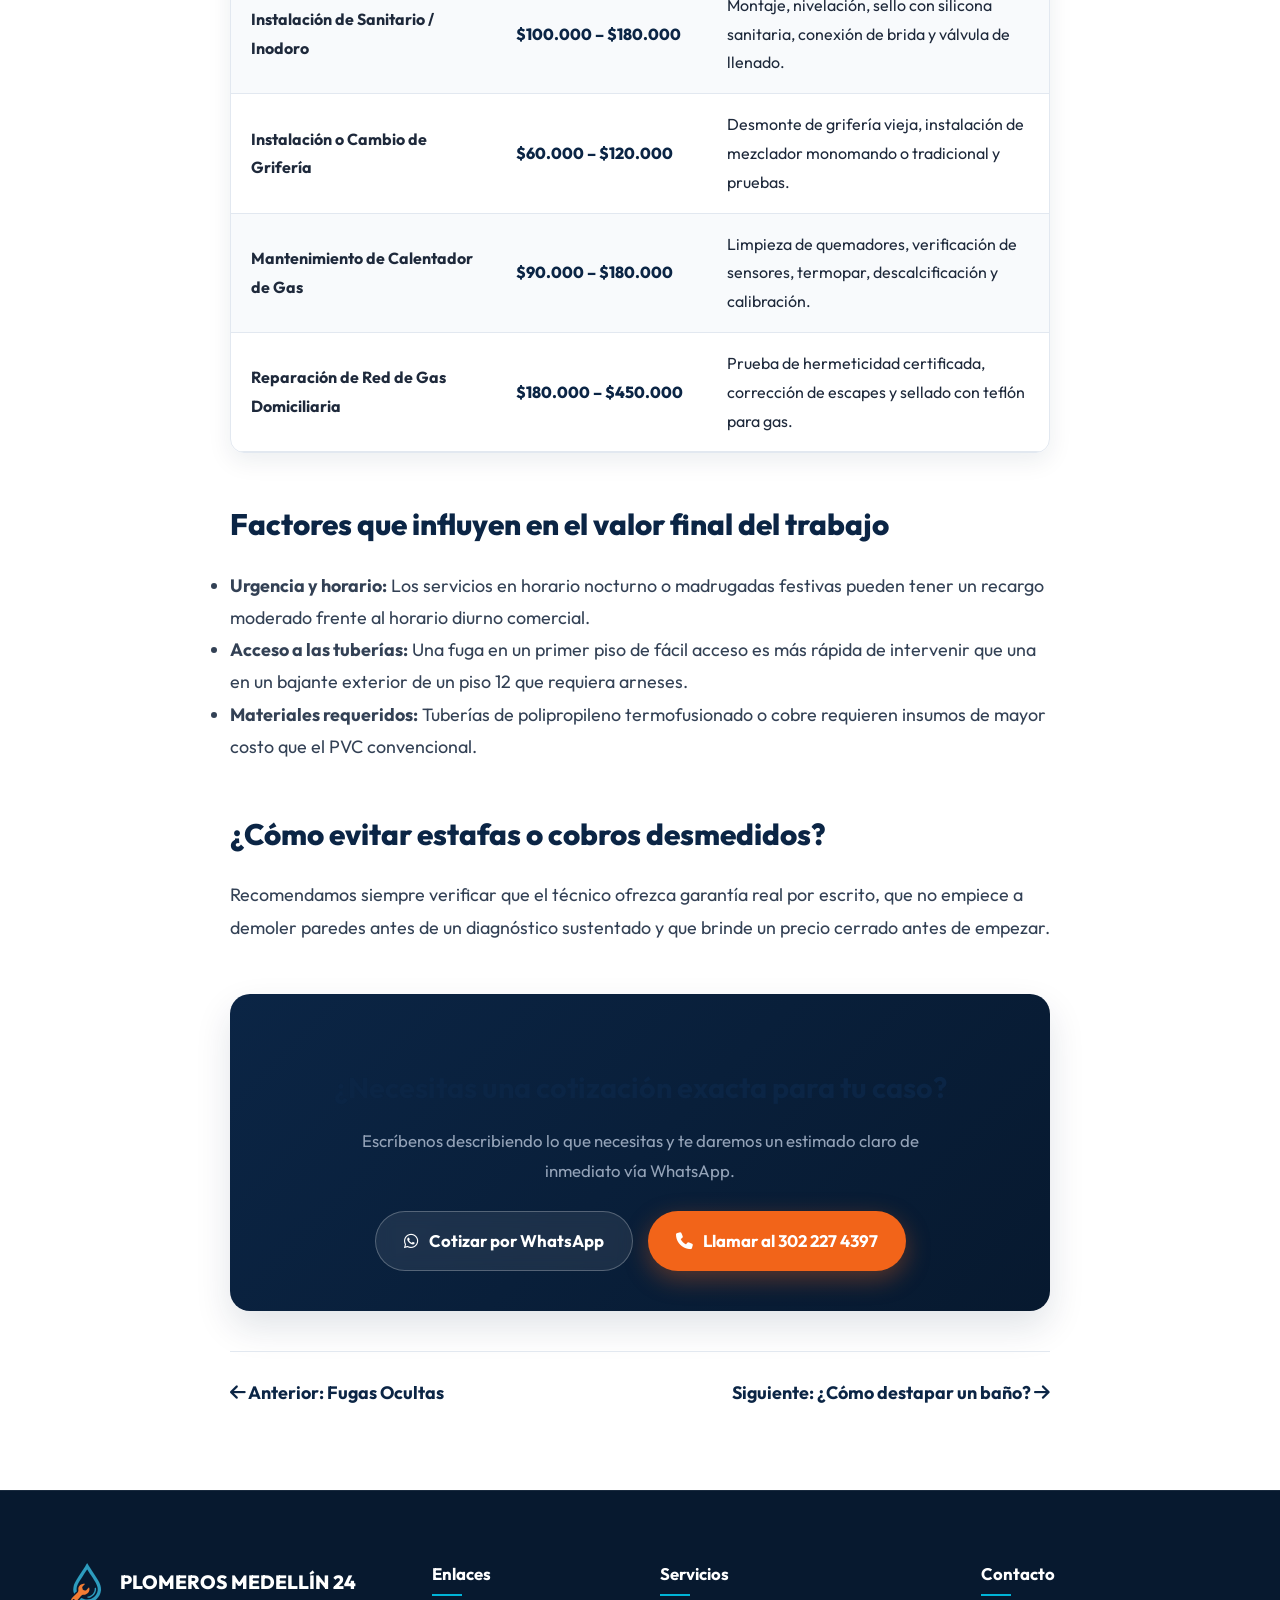
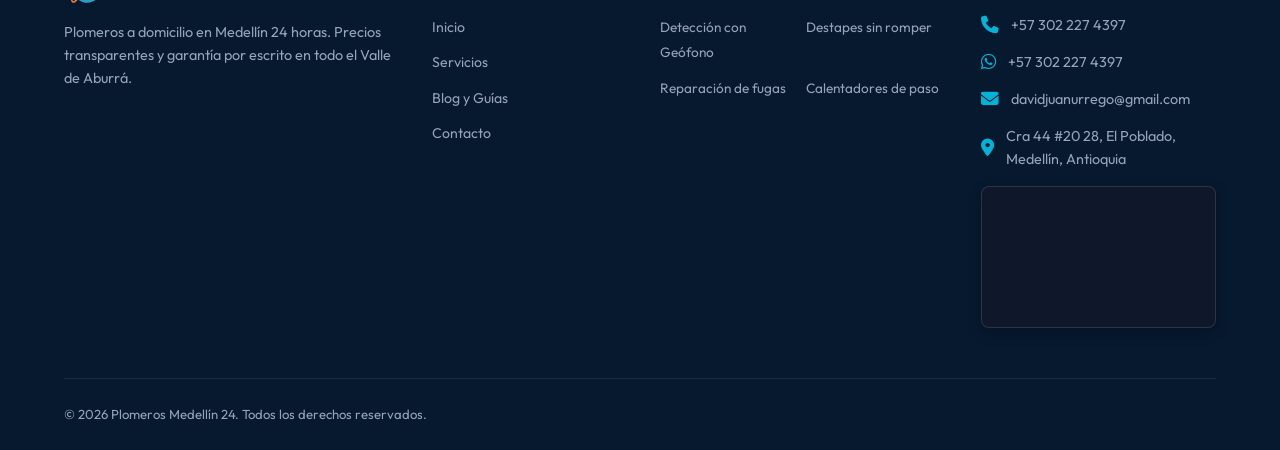
<file: blog/cuanto-cuesta-plomero-medellin-2026.html>
<!DOCTYPE html>
<html lang="es">

<head>
  <meta charset="UTF-8">
  <meta name="viewport" content="width=device-width, initial-scale=1.0">
  <title>¿Cuánto Cuesta un Plomero en Medellín? Precios y Tarifas 2026 | Plomeros Medellín 24</title>
  <meta name="description"
    content="Guía de tarifas de plomería en Medellín para 2026: Tabla con precios reales para 9 servicios como visita diagnóstica, destapes, geófono, calentadores y tuberías.">
  <link rel="canonical" href="https://plomeros24-e5106.web.app/blog/cuanto-cuesta-plomero-medellin-2026.html">
  <meta name="robots" content="index, follow">

  <!-- Open Graph -->
  <meta property="og:type" content="article">
  <meta property="og:title" content="¿Cuánto Cuesta un Plomero en Medellín? Guía de Precios 2026">
  <meta property="og:description" content="Tabla de tarifas reales para 9 servicios de plomería en Medellín: geófono, destapes con sonda, fugas y calentadores.">
  <meta property="og:url" content="https://plomeros24-e5106.web.app/blog/cuanto-cuesta-plomero-medellin-2026.html">
  <meta property="og:image" content="https://plomeros24-e5106.web.app/images/blog_precios.webp">

  <!-- Schema.org Article Structured Data -->
  <script type="application/ld+json">
  {
    "@context": "https://schema.org",
    "@type": "BlogPosting",
    "headline": "¿Cuánto Cuesta un Plomero en Medellín? Guía de Precios 2026",
    "image": "https://plomeros24-e5106.web.app/images/blog_precios.webp",
    "author": {
      "@type": "Organization",
      "name": "Plomeros Medellín 24",
      "url": "https://plomeros24-e5106.web.app/"
    },
    "publisher": {
      "@type": "Organization",
      "name": "Plomeros Medellín 24",
      "logo": {
        "@type": "ImageObject",
        "url": "https://plomeros24-e5106.web.app/images/logo.svg"
      }
    },
    "datePublished": "2026-10-01",
    "description": "Tarifas promedio y precios reales de servicios de plomería en Medellín y Valle de Aburrá para 2026."
  }
  </script>

  <link rel="icon" type="image/svg+xml" href="../images/logo.svg">

  <!-- Google Fonts: Outfit -->
  <link rel="preconnect" href="https://fonts.googleapis.com">
  <link rel="preconnect" href="https://fonts.gstatic.com" crossorigin>
  <link href="https://fonts.googleapis.com/css2?family=Outfit:wght@400;500;600;700;800;900&display=swap"
    rel="stylesheet">

  <!-- Font Awesome Icons -->
  <link rel="stylesheet" href="https://cdnjs.cloudflare.com/ajax/libs/font-awesome/6.5.1/css/all.min.css"
    integrity="sha512-DTOQO9RWCH3ppGqcWaEA1BIZOC6xxalwEsw9c2QQeAIftl+Vegovlnee1c9QX4TctnWMn13TZye+giMm8e2LwA=="
    crossorigin="anonymous" referrerpolicy="no-referrer" />

  <!-- Custom Stylesheet -->
  <link rel="stylesheet" href="../css/styles.css">
  <style>
    .article-header {
      background: linear-gradient(135deg, var(--primary-dark) 0%, var(--primary-blue) 100%);
      padding: 60px 0 50px;
      color: #ffffff;
      border-bottom: 1px solid rgba(255, 255, 255, 0.1);
    }
    .article-breadcrumbs {
      display: flex;
      gap: 8px;
      font-size: 0.9rem;
      color: var(--accent-cyan-light);
      margin-bottom: 15px;
      align-items: center;
    }
    .article-breadcrumbs a {
      color: var(--accent-cyan-light);
      opacity: 0.8;
    }
    .article-breadcrumbs a:hover {
      opacity: 1;
      text-decoration: underline;
    }
    .article-title {
      font-size: clamp(2rem, 4vw, 2.8rem);
      font-weight: 800;
      line-height: 1.25;
      margin-bottom: 15px;
    }
    .article-meta {
      display: flex;
      gap: 20px;
      color: var(--text-light);
      font-size: 0.95rem;
    }
    .article-body-wrapper {
      padding: 60px 0 80px;
      background: #ffffff;
    }
    .article-content {
      max-width: 820px;
      margin: 0 auto;
      font-size: 1.12rem;
      line-height: 1.8;
      color: #334155;
    }
    .article-content h2 {
      font-size: 1.85rem;
      font-weight: 800;
      color: var(--primary-blue);
      margin: 45px 0 18px;
    }
    .article-content h3 {
      font-size: 1.35rem;
      font-weight: 700;
      color: var(--primary-blue);
      margin: 28px 0 12px;
    }
    .article-content p {
      margin-bottom: 20px;
    }
    .price-table-wrap {
      overflow-x: auto;
      margin: 30px 0;
      border-radius: var(--radius-md);
      box-shadow: var(--shadow-md);
      border: 1px solid var(--border-color);
    }
    .price-table {
      width: 100%;
      border-collapse: collapse;
      text-align: left;
      font-size: 1rem;
    }
    .price-table th {
      background: var(--primary-blue);
      color: #ffffff;
      padding: 16px 20px;
      font-weight: 700;
    }
    .price-table td {
      padding: 16px 20px;
      border-bottom: 1px solid var(--border-color);
      color: var(--text-main);
    }
    .price-table tr:nth-child(even) {
      background: #f8fafc;
    }
    .price-table tr:hover {
      background: #f1f5f9;
    }
    .price-tag {
      font-weight: 800;
      color: var(--primary-blue);
      white-space: nowrap;
    }
    .tip-box {
      background: #eff6ff;
      border-left: 5px solid var(--accent-cyan);
      padding: 22px 26px;
      border-radius: 0 var(--radius-md) var(--radius-md) 0;
      margin: 30px 0;
      box-shadow: var(--shadow-sm);
    }
    .cta-article-box {
      background: linear-gradient(135deg, var(--primary-blue), var(--primary-dark));
      padding: 40px;
      border-radius: var(--radius-lg);
      margin: 50px 0 30px;
      text-align: center;
      color: #ffffff;
      box-shadow: var(--shadow-lg);
    }
  </style>
</head>

<body>

  <!-- Barra Superior -->
  <div class="top-notice-bar">
    <div class="container top-notice-content">
      <div class="top-notice-left">
        <span class="top-badge-live"><span class="pulse-dot"></span> DISPONIBILIDAD INMEDIATA 24/7</span>
        <span><i class="fa-solid fa-location-dot"></i> Atención en Medellín y Valle de Aburrá</span>
      </div>
      <div class="top-notice-right">
        <span><i class="fa-solid fa-phone"></i> +57 302 227 4397</span>
        <div class="social-top-links">
          <a href="https://www.instagram.com/plome_romedellin?utm_source=qr&stkn=MThpMDJuYzloNTFpag==" target="_blank"
            rel="noopener noreferrer" aria-label="Instagram"><i class="fa-brands fa-instagram"></i></a>
          <a href="https://www.tiktok.com/@juanurrego91?_r=1&_t=ZS-9AB4Qur4TrR" target="_blank"
            rel="noopener noreferrer" aria-label="TikTok"><i class="fa-brands fa-tiktok"></i></a>
          <a href="https://wa.me/573022274397" target="_blank" rel="noopener noreferrer" aria-label="WhatsApp"><i
              class="fa-brands fa-whatsapp"></i></a>
        </div>
      </div>
    </div>
  </div>

  <!-- Header -->
  <header class="header">
    <div class="container navbar">
      <a href="../index.html" class="logo-brand">
        <img src="../images/logo.svg" alt="Logo Plomeros Medellín 24" class="logo-img">
        <div class="logo-text-wrap">
          <span class="brand-title">PLOMEROS <span>24</span></span>
          <span class="brand-tagline">MEDELLÍN</span>
        </div>
      </a>

      <nav>
        <ul class="nav-links" id="navLinks">
          <li><a href="../index.html">Inicio</a></li>
          <li><a href="../index.html#servicios">Servicios</a></li>
          <li><a href="index.html">Blog</a></li>
          <li><a href="../index.html#faq">Preguntas</a></li>
          <li><a href="../index.html#contacto">Contacto</a></li>
        </ul>
      </nav>

      <div class="nav-actions">
        <a href="tel:+573022274397" class="btn-header-call">
          <i class="fa-solid fa-phone"></i>
          <span>302 227 4397</span>
        </a>
      </div>
    </div>
  </header>

  <!-- Cabecera de Artículo -->
  <section class="article-header">
    <div class="container" style="max-width: 820px;">
      <div class="article-breadcrumbs">
        <a href="../index.html">Inicio</a> <i class="fa-solid fa-chevron-right" style="font-size: 0.75rem;"></i>
        <a href="index.html">Blog</a> <i class="fa-solid fa-chevron-right" style="font-size: 0.75rem;"></i>
        <span>Precios y Tarifas</span>
      </div>
      <h1 class="article-title">¿Cuánto Cuesta un Plomero en Medellín? Guía de Precios 2026</h1>
      <div class="article-meta">
        <span><i class="fa-regular fa-clock"></i> 6 minutos de lectura</span>
        <span><i class="fa-solid fa-calculator"></i> Tarifas Actualizadas 2026</span>
      </div>
    </div>
  </section>

  <!-- Cuerpo de Artículo -->
  <main class="article-body-wrapper">
    <div class="container">
      <article class="article-content">

        <p>Una de las mayores inquietudes al afrontar una urgencia de plomería o planear una mejora en el baño o la cocina es saber exactamente cuánto va a costar el trabajo. En Medellín, los precios dependen de la complejidad técnica, la necesidad de equipos especializados (como sonda eléctrica o geófono acústico), los materiales requeridos y la urgencia del servicio.</p>

        <p>A continuación te compartimos los <strong>rangos promedio del mercado en Medellín para 2026</strong>, con total transparencia para que tomes la mejor decisión sin sorpresas ni sobrecostos injustificados.</p>

        <div class="tip-box">
          <strong style="color: var(--primary-blue); font-size: 1.15rem;"><i class="fa-solid fa-circle-check"></i> Nuestra Política Transparente:</strong>
          <p style="margin: 8px 0 0 0;">
            En <strong>Plomeros Medellín 24</strong> la visita diagnóstica tiene un costo accesible que se <strong>descuenta al 100%</strong> del valor final una vez autorices el trabajo. Nunca iniciamos una labor sin antes darte un presupuesto exacto y por escrito.
          </p>
        </div>

        <h2>Tabla de Precios por Servicio de Plomería en Medellín (2026)</h2>

        <div class="price-table-wrap">
          <table class="price-table">
            <thead>
              <tr>
                <th>Servicio de Plomería</th>
                <th>Rango Estimado</th>
                <th>¿Qué incluye normalmente?</th>
              </tr>
            </thead>
            <tbody>
              <tr>
                <td><strong>Visita de Diagnóstico</strong></td>
                <td><span class="price-tag">$30.000 – $40.000</span></td>
                <td>Inspección profesional en el predio. <em>(100% descontable si se realiza la reparación).</em></td>
              </tr>
              <tr>
                <td><strong>Destape Sencillo</strong> (Sifón, lavamanos, lavaplatos)</td>
                <td><span class="price-tag">$80.000 – $150.000</span></td>
                <td>Desobstrucción manual o mecánica de trampa y desagüe sin romper baldosas.</td>
              </tr>
              <tr>
                <td><strong>Destape con Sonda Eléctrica</strong> (Inodoros, bajantes principales)</td>
                <td><span class="price-tag">$140.000 – $280.000</span></td>
                <td>Sonda de espiral de acero de alto alcance para destapar tramos largos o raíces.</td>
              </tr>
              <tr>
                <td><strong>Detección de Fugas con Geófono</strong></td>
                <td><span class="price-tag">$200.000 – $380.000</span></td>
                <td>Escaneo acústico de precisión milimétrica sin demoler pisos ni paredes completas.</td>
              </tr>
              <tr>
                <td><strong>Reparación de Fuga Oculta</strong></td>
                <td><span class="price-tag">$250.000 – $600.000</span></td>
                <td>Apertura puntual de mortero, reemplazo de tramo de tubería fisurada, empalmes y resane.</td>
              </tr>
              <tr>
                <td><strong>Instalación de Sanitario / Inodoro</strong></td>
                <td><span class="price-tag">$100.000 – $180.000</span></td>
                <td>Montaje, nivelación, sello con silicona sanitaria, conexión de brida y válvula de llenado.</td>
              </tr>
              <tr>
                <td><strong>Instalación o Cambio de Grifería</strong></td>
                <td><span class="price-tag">$60.000 – $120.000</span></td>
                <td>Desmonte de grifería vieja, instalación de mezclador monomando o tradicional y pruebas.</td>
              </tr>
              <tr>
                <td><strong>Mantenimiento de Calentador de Gas</strong></td>
                <td><span class="price-tag">$90.000 – $180.000</span></td>
                <td>Limpieza de quemadores, verificación de sensores, termopar, descalcificación y calibración.</td>
              </tr>
              <tr>
                <td><strong>Reparación de Red de Gas Domiciliaria</strong></td>
                <td><span class="price-tag">$180.000 – $450.000</span></td>
                <td>Prueba de hermeticidad certificada, corrección de escapes y sellado con teflón para gas.</td>
              </tr>
            </tbody>
          </table>
        </div>

        <h2>Factores que influyen en el valor final del trabajo</h2>
        <ul>
          <li><strong>Urgencia y horario:</strong> Los servicios en horario nocturno o madrugadas festivas pueden tener un recargo moderado frente al horario diurno comercial.</li>
          <li><strong>Acceso a las tuberías:</strong> Una fuga en un primer piso de fácil acceso es más rápida de intervenir que una en un bajante exterior de un piso 12 que requiera arneses.</li>
          <li><strong>Materiales requeridos:</strong> Tuberías de polipropileno termofusionado o cobre requieren insumos de mayor costo que el PVC convencional.</li>
        </ul>

        <h2>¿Cómo evitar estafas o cobros desmedidos?</h2>
        <p>Recomendamos siempre verificar que el técnico ofrezca garantía real por escrito, que no empiece a demoler paredes antes de un diagnóstico sustentado y que brinde un precio cerrado antes de empezar.</p>

        <!-- CTA Box -->
        <div class="cta-article-box">
          <h3 style="font-size: 1.8rem; margin-bottom: 12px;">¿Necesitas una cotización exacta para tu caso?</h3>
          <p style="color: var(--text-light); max-width: 620px; margin: 0 auto 25px; font-size: 1.05rem;">
            Escríbenos describiendo lo que necesitas y te daremos un estimado claro de inmediato vía WhatsApp.
          </p>
          <div style="display: flex; justify-content: center; gap: 15px; flex-wrap: wrap;">
            <a href="https://wa.me/573022274397?text=Hola,%20deseo%20cotizar%20un%20servicio%20de%20plomería%20en%20Medellín."
              target="_blank" rel="noopener noreferrer" class="btn-whatsapp-hero">
              <i class="fa-brands fa-whatsapp"></i> Cotizar por WhatsApp
            </a>
            <a href="tel:+573022274397" class="btn-primary-hero">
              <i class="fa-solid fa-phone"></i> Llamar al 302 227 4397
            </a>
          </div>
        </div>

        <div style="display: flex; justify-content: space-between; align-items: center; border-top: 1px solid var(--border-color); padding-top: 25px; margin-top: 40px;">
          <a href="detectar-fuga-agua-oculta-apartamento.html" style="color: var(--primary-blue); font-weight: 700;">
            <i class="fa-solid fa-arrow-left"></i> Anterior: Fugas Ocultas
          </a>
          <a href="como-destapar-bano-sin-plomero.html" style="color: var(--primary-blue); font-weight: 700;">
            Siguiente: ¿Cómo destapar un baño? <i class="fa-solid fa-arrow-right"></i>
          </a>
        </div>

      </article>
    </div>
  </main>

  <!-- Footer -->
  <footer class="footer">
    <div class="container">
      <div class="footer-top-grid">
        <div class="footer-brand">
          <div class="footer-logo-row">
            <img src="../images/logo.svg" alt="Logo Plomeros Medellín 24" class="footer-logo-img">
            <h3>PLOMEROS MEDELLÍN 24</h3>
          </div>
          <p>
            Plomeros a domicilio en Medellín 24 horas. Precios transparentes y garantía por escrito en todo el Valle de Aburrá.
          </p>
        </div>

        <div class="footer-col">
          <h4>Enlaces</h4>
          <ul class="footer-links-list">
            <li><a href="../index.html">Inicio</a></li>
            <li><a href="../index.html#servicios">Servicios</a></li>
            <li><a href="index.html">Blog y Guías</a></li>
            <li><a href="../index.html#contacto">Contacto</a></li>
          </ul>
        </div>

        <div class="footer-col">
          <h4>Servicios</h4>
          <ul class="footer-services-2col">
            <li><a href="../index.html#servicios">Detección con Geófono</a></li>
            <li><a href="../index.html#servicios">Destapes sin romper</a></li>
            <li><a href="../index.html#servicios">Reparación de fugas</a></li>
            <li><a href="../index.html#servicios">Calentadores de paso</a></li>
          </ul>
        </div>

        <div class="footer-col">
          <h4>Contacto</h4>
          <ul class="footer-contact-list">
            <li><i class="fa-solid fa-phone"></i> <a href="tel:+573022274397">+57 302 227 4397</a></li>
            <li><i class="fa-brands fa-whatsapp"></i> <a href="https://wa.me/573022274397" target="_blank" rel="noopener noreferrer">+57 302 227 4397</a></li>
            <li><i class="fa-solid fa-envelope"></i> <a href="mailto:davidjuanurrego@gmail.com">davidjuanurrego@gmail.com</a></li>
            <li><i class="fa-solid fa-location-dot"></i> <span>Cra 44 #20 28, El Poblado, Medellín, Antioquia</span></li>
          </ul>
          <div class="footer-map-card">
            <iframe 
              src="https://maps.google.com/maps?q=Cra%2044%20%2320-28%2C%20El%20Poblado%2C%20Medell%C3%ADn%2C%20Antioquia&t=&z=15&ie=UTF8&iwloc=&output=embed" 
              loading="lazy" 
              referrerpolicy="no-referrer-when-downgrade"
              title="Ubicación Plomeros Medellín 24">
            </iframe>
          </div>
        </div>
      </div>

      <div class="footer-bottom">
        <p>&copy; 2026 Plomeros Medellín 24. Todos los derechos reservados.</p>
      </div>
    </div>
  </footer>

  <!-- Botón Flotante WhatsApp -->
  <a href="https://wa.me/573022274397?text=Hola,%20quisiera%20consultar%20tarifas%20de%20plomería."
    target="_blank" rel="noopener noreferrer" class="floating-whatsapp-btn" aria-label="WhatsApp">
    <i class="fa-brands fa-whatsapp"></i>
    <span>WhatsApp 24/7</span>
  </a>

</body>

</html>
</file>
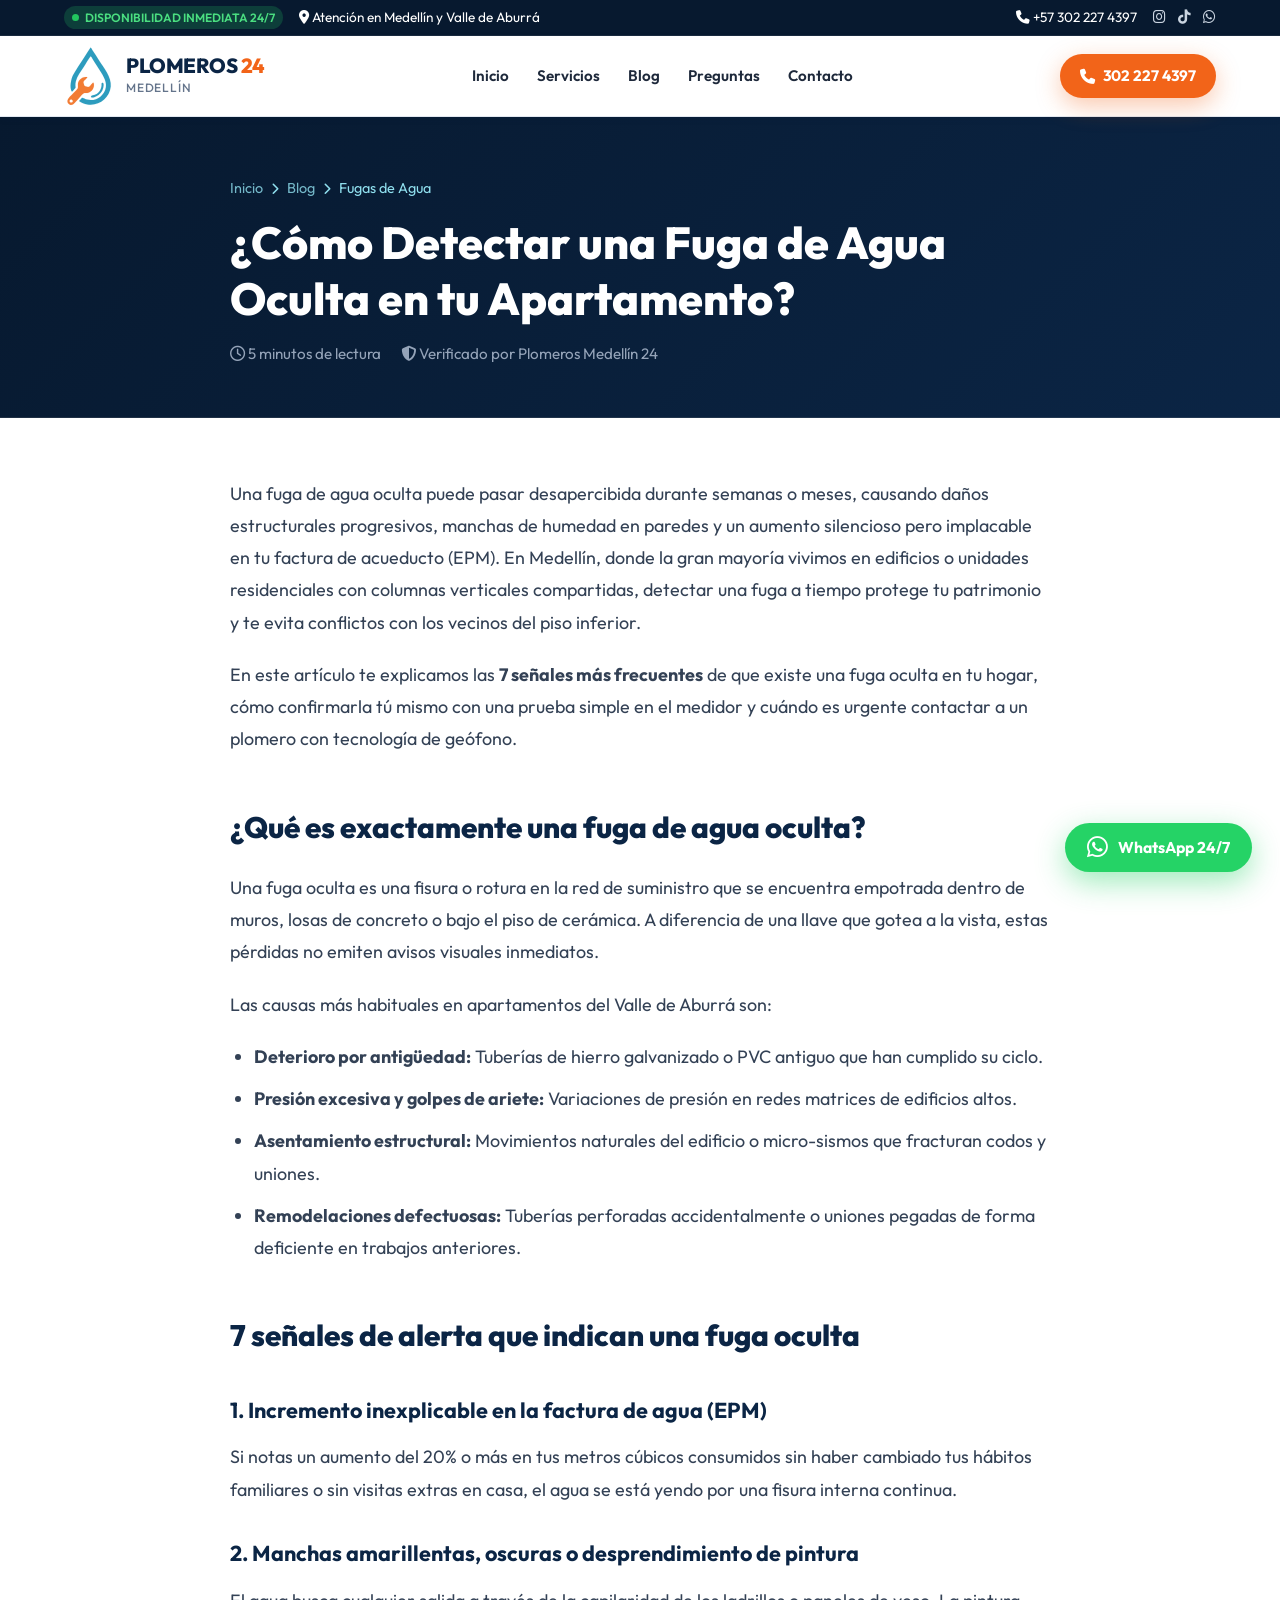
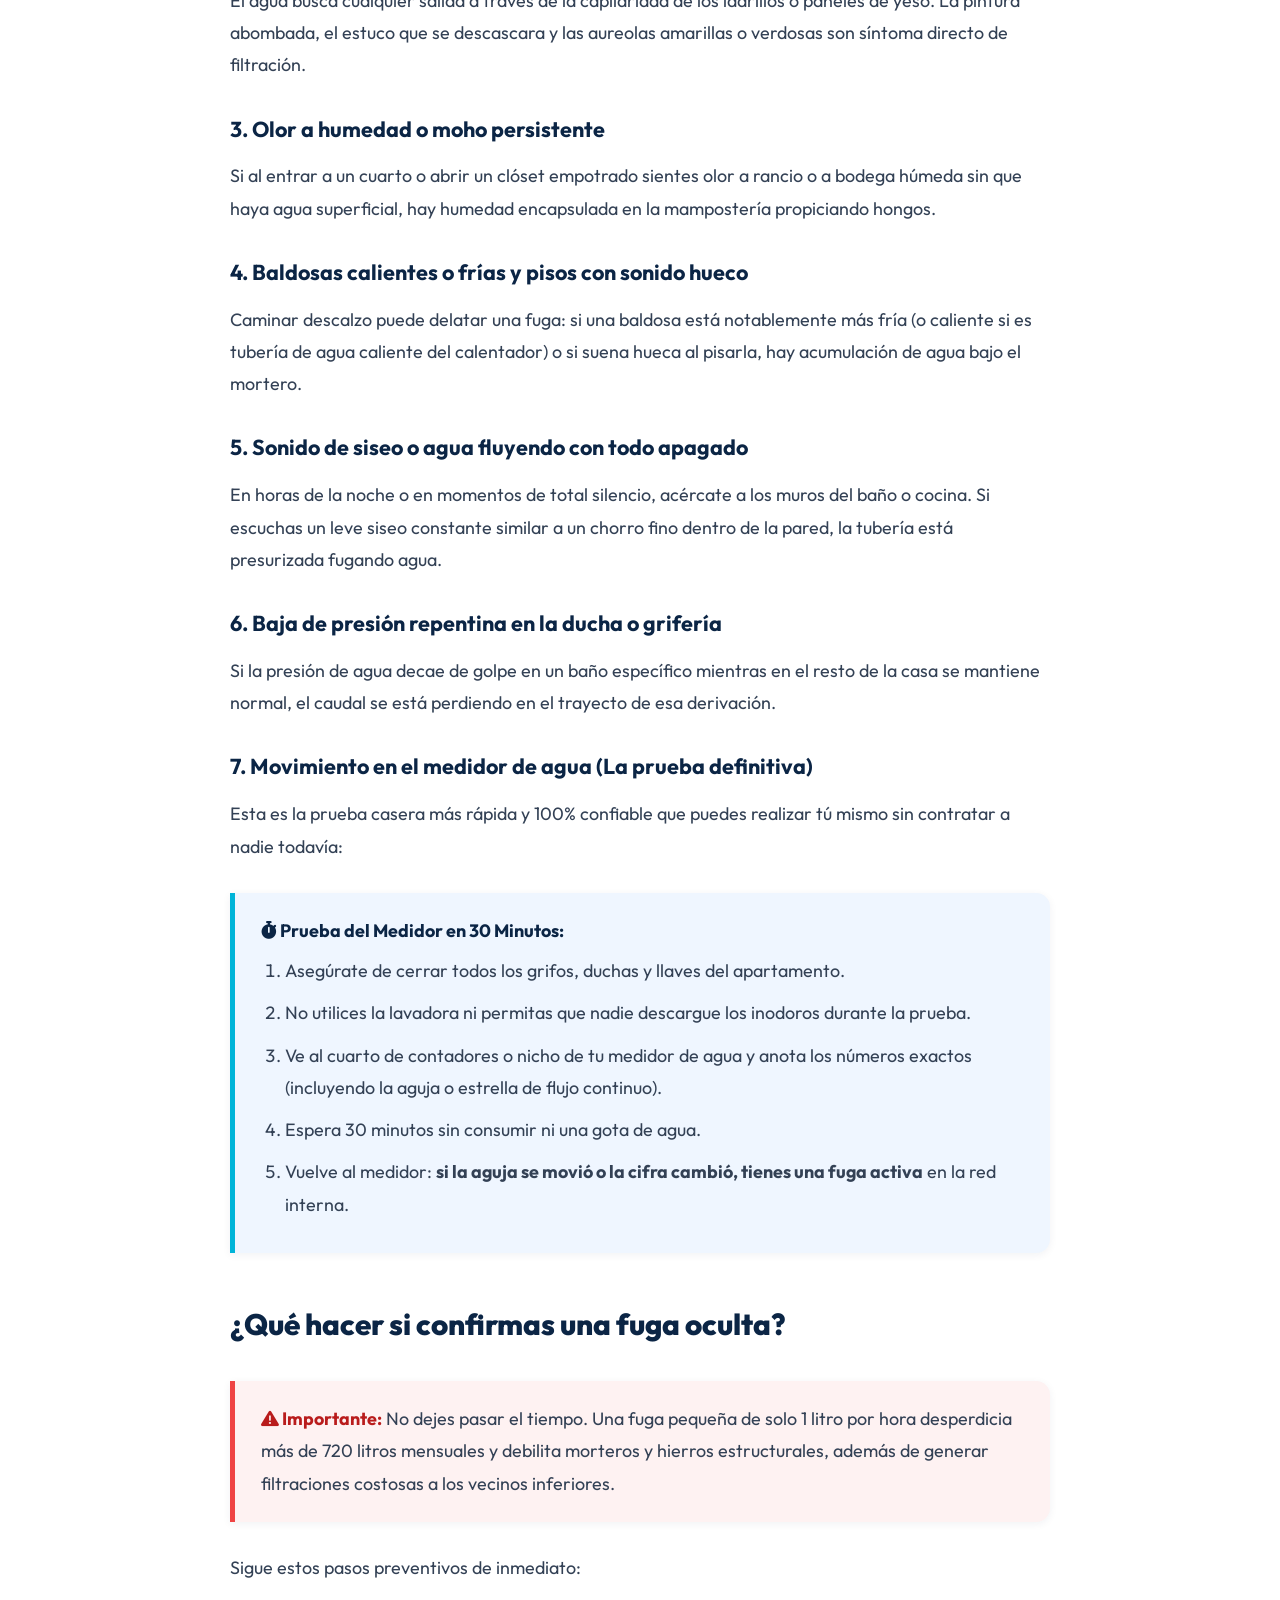
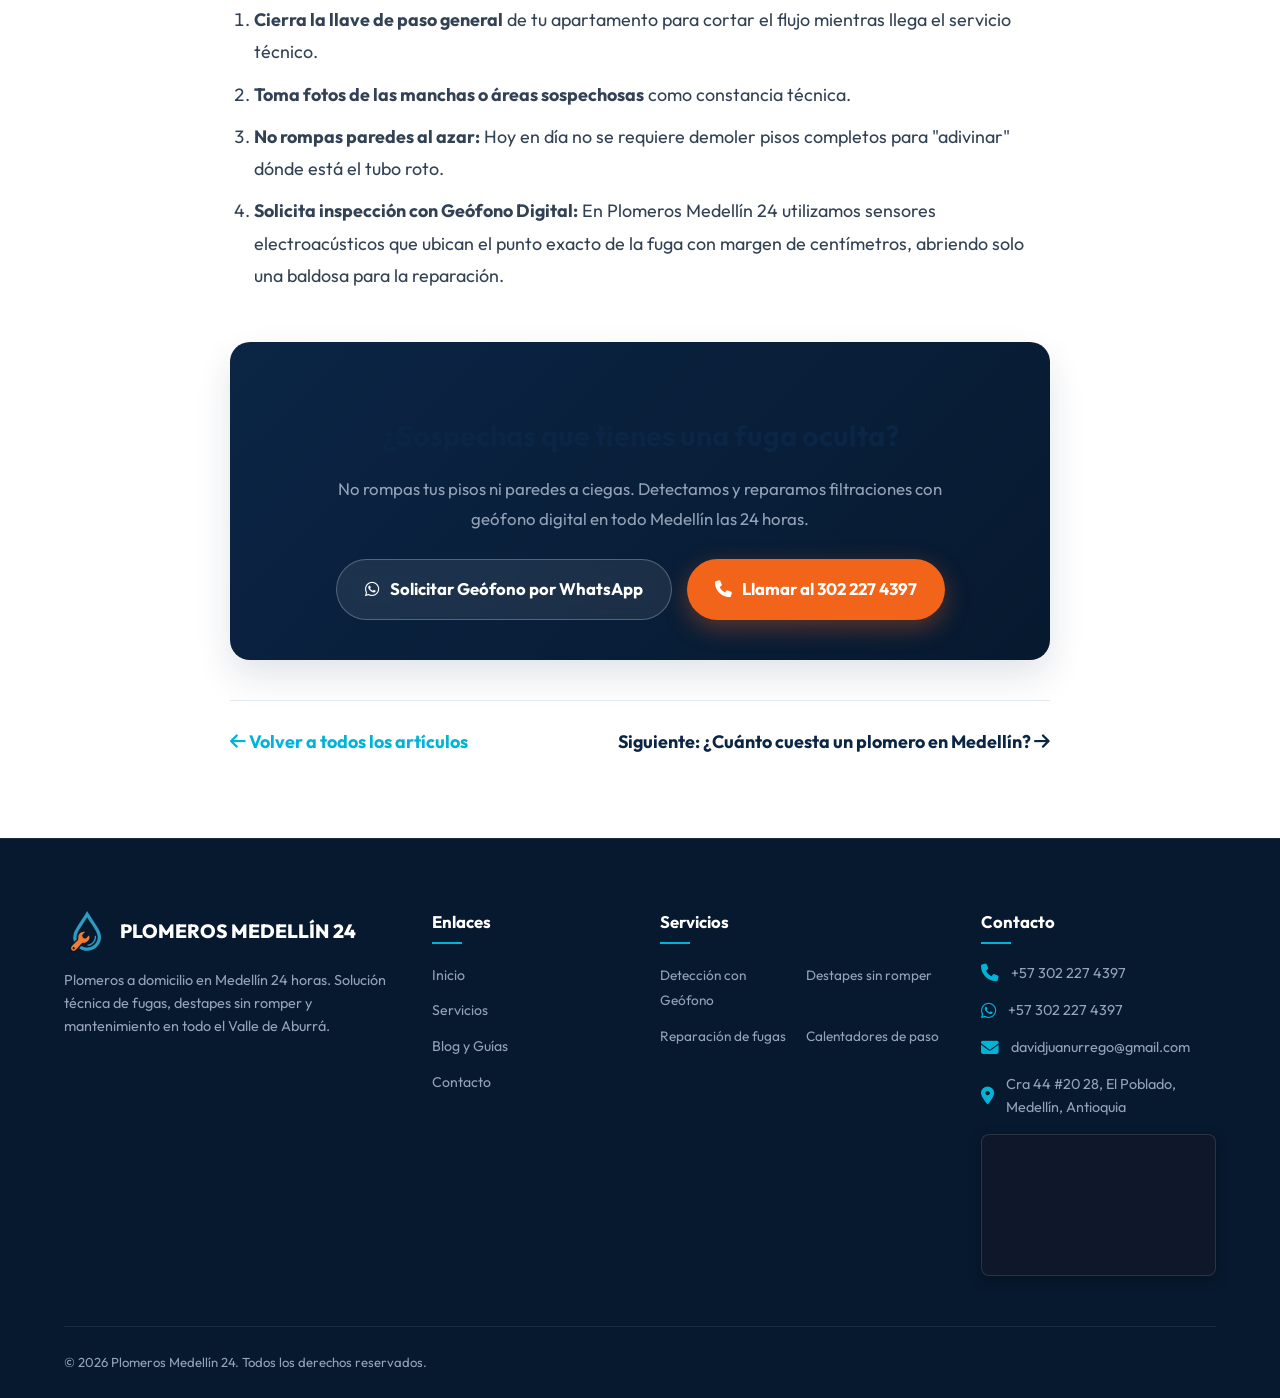
<file: blog/detectar-fuga-agua-oculta-apartamento.html>
<!DOCTYPE html>
<html lang="es">

<head>
  <meta charset="UTF-8">
  <meta name="viewport" content="width=device-width, initial-scale=1.0">
  <title>¿Cómo Detectar una Fuga de Agua Oculta en tu Apartamento? | Plomeros Medellín 24</title>
  <meta name="description"
    content="7 señales de advertencia para saber si tienes una fuga oculta en tu apartamento en Medellín, y cómo hacer la prueba del medidor en 30 minutos sin romper paredes.">
  <link rel="canonical" href="https://plomeros24-e5106.web.app/blog/detectar-fuga-agua-oculta-apartamento.html">
  <meta name="robots" content="index, follow">

  <!-- Open Graph -->
  <meta property="og:type" content="article">
  <meta property="og:title" content="¿Cómo Detectar una Fuga de Agua Oculta en tu Apartamento?">
  <meta property="og:description" content="7 señales de alerta de fugas ocultas y la prueba casera del medidor de agua explicada por plomeros expertos en Medellín.">
  <meta property="og:url" content="https://plomeros24-e5106.web.app/blog/detectar-fuga-agua-oculta-apartamento.html">
  <meta property="og:image" content="https://plomeros24-e5106.web.app/images/geofono.webp">

  <!-- Schema.org Article Structured Data -->
  <script type="application/ld+json">
  {
    "@context": "https://schema.org",
    "@type": "BlogPosting",
    "headline": "¿Cómo Detectar una Fuga de Agua Oculta en tu Apartamento?",
    "image": "https://plomeros24-e5106.web.app/images/geofono.webp",
    "author": {
      "@type": "Organization",
      "name": "Plomeros Medellín 24",
      "url": "https://plomeros24-e5106.web.app/"
    },
    "publisher": {
      "@type": "Organization",
      "name": "Plomeros Medellín 24",
      "logo": {
        "@type": "ImageObject",
        "url": "https://plomeros24-e5106.web.app/images/logo.svg"
      }
    },
    "datePublished": "2026-10-01",
    "description": "Aprende las 7 señales de fuga de agua oculta en apartamentos de Medellín y cómo comprobar el medidor en 30 minutos."
  }
  </script>

  <link rel="icon" type="image/svg+xml" href="../images/logo.svg">

  <!-- Google Fonts: Outfit -->
  <link rel="preconnect" href="https://fonts.googleapis.com">
  <link rel="preconnect" href="https://fonts.gstatic.com" crossorigin>
  <link href="https://fonts.googleapis.com/css2?family=Outfit:wght@400;500;600;700;800;900&display=swap"
    rel="stylesheet">

  <!-- Font Awesome Icons -->
  <link rel="stylesheet" href="https://cdnjs.cloudflare.com/ajax/libs/font-awesome/6.5.1/css/all.min.css"
    integrity="sha512-DTOQO9RWCH3ppGqcWaEA1BIZOC6xxalwEsw9c2QQeAIftl+Vegovlnee1c9QX4TctnWMn13TZye+giMm8e2LwA=="
    crossorigin="anonymous" referrerpolicy="no-referrer" />

  <!-- Custom Stylesheet -->
  <link rel="stylesheet" href="../css/styles.css">
  <style>
    .article-header {
      background: linear-gradient(135deg, var(--primary-dark) 0%, var(--primary-blue) 100%);
      padding: 60px 0 50px;
      color: #ffffff;
      border-bottom: 1px solid rgba(255, 255, 255, 0.1);
    }
    .article-breadcrumbs {
      display: flex;
      gap: 8px;
      font-size: 0.9rem;
      color: var(--accent-cyan-light);
      margin-bottom: 15px;
      align-items: center;
    }
    .article-breadcrumbs a {
      color: var(--accent-cyan-light);
      opacity: 0.8;
    }
    .article-breadcrumbs a:hover {
      opacity: 1;
      text-decoration: underline;
    }
    .article-title {
      font-size: clamp(2rem, 4vw, 2.8rem);
      font-weight: 800;
      line-height: 1.25;
      margin-bottom: 15px;
    }
    .article-meta {
      display: flex;
      gap: 20px;
      color: var(--text-light);
      font-size: 0.95rem;
    }
    .article-body-wrapper {
      padding: 60px 0 80px;
      background: #ffffff;
    }
    .article-content {
      max-width: 820px;
      margin: 0 auto;
      font-size: 1.12rem;
      line-height: 1.8;
      color: #334155;
    }
    .article-content h2 {
      font-size: 1.85rem;
      font-weight: 800;
      color: var(--primary-blue);
      margin: 45px 0 18px;
      position: relative;
    }
    .article-content h3 {
      font-size: 1.35rem;
      font-weight: 700;
      color: var(--primary-blue);
      margin: 28px 0 12px;
    }
    .article-content p {
      margin-bottom: 20px;
    }
    .article-content ul, .article-content ol {
      margin-bottom: 25px;
      padding-left: 24px;
    }
    .article-content li {
      margin-bottom: 10px;
    }
    .tip-box {
      background: #eff6ff;
      border-left: 5px solid var(--accent-cyan);
      padding: 22px 26px;
      border-radius: 0 var(--radius-md) var(--radius-md) 0;
      margin: 30px 0;
      box-shadow: var(--shadow-sm);
    }
    .warning-box {
      background: #fef2f2;
      border-left: 5px solid #ef4444;
      padding: 22px 26px;
      border-radius: 0 var(--radius-md) var(--radius-md) 0;
      margin: 30px 0;
      box-shadow: var(--shadow-sm);
    }
    .cta-article-box {
      background: linear-gradient(135deg, var(--primary-blue), var(--primary-dark));
      padding: 40px;
      border-radius: var(--radius-lg);
      margin: 50px 0 30px;
      text-align: center;
      color: #ffffff;
      box-shadow: var(--shadow-lg);
    }
  </style>
</head>

<body>

  <!-- Barra Superior -->
  <div class="top-notice-bar">
    <div class="container top-notice-content">
      <div class="top-notice-left">
        <span class="top-badge-live"><span class="pulse-dot"></span> DISPONIBILIDAD INMEDIATA 24/7</span>
        <span><i class="fa-solid fa-location-dot"></i> Atención en Medellín y Valle de Aburrá</span>
      </div>
      <div class="top-notice-right">
        <span><i class="fa-solid fa-phone"></i> +57 302 227 4397</span>
        <div class="social-top-links">
          <a href="https://www.instagram.com/plome_romedellin?utm_source=qr&stkn=MThpMDJuYzloNTFpag==" target="_blank"
            rel="noopener noreferrer" aria-label="Instagram"><i class="fa-brands fa-instagram"></i></a>
          <a href="https://www.tiktok.com/@juanurrego91?_r=1&_t=ZS-9AB4Qur4TrR" target="_blank"
            rel="noopener noreferrer" aria-label="TikTok"><i class="fa-brands fa-tiktok"></i></a>
          <a href="https://wa.me/573022274397" target="_blank" rel="noopener noreferrer" aria-label="WhatsApp"><i
              class="fa-brands fa-whatsapp"></i></a>
        </div>
      </div>
    </div>
  </div>

  <!-- Header -->
  <header class="header">
    <div class="container navbar">
      <a href="../index.html" class="logo-brand">
        <img src="../images/logo.svg" alt="Logo Plomeros Medellín 24" class="logo-img">
        <div class="logo-text-wrap">
          <span class="brand-title">PLOMEROS <span>24</span></span>
          <span class="brand-tagline">MEDELLÍN</span>
        </div>
      </a>

      <nav>
        <ul class="nav-links" id="navLinks">
          <li><a href="../index.html">Inicio</a></li>
          <li><a href="../index.html#servicios">Servicios</a></li>
          <li><a href="index.html">Blog</a></li>
          <li><a href="../index.html#faq">Preguntas</a></li>
          <li><a href="../index.html#contacto">Contacto</a></li>
        </ul>
      </nav>

      <div class="nav-actions">
        <a href="tel:+573022274397" class="btn-header-call">
          <i class="fa-solid fa-phone"></i>
          <span>302 227 4397</span>
        </a>
      </div>
    </div>
  </header>

  <!-- Cabecera de Artículo -->
  <section class="article-header">
    <div class="container" style="max-width: 820px;">
      <div class="article-breadcrumbs">
        <a href="../index.html">Inicio</a> <i class="fa-solid fa-chevron-right" style="font-size: 0.75rem;"></i>
        <a href="index.html">Blog</a> <i class="fa-solid fa-chevron-right" style="font-size: 0.75rem;"></i>
        <span>Fugas de Agua</span>
      </div>
      <h1 class="article-title">¿Cómo Detectar una Fuga de Agua Oculta en tu Apartamento?</h1>
      <div class="article-meta">
        <span><i class="fa-regular fa-clock"></i> 5 minutos de lectura</span>
        <span><i class="fa-solid fa-shield-halved"></i> Verificado por Plomeros Medellín 24</span>
      </div>
    </div>
  </section>

  <!-- Cuerpo de Artículo -->
  <main class="article-body-wrapper">
    <div class="container">
      <article class="article-content">

        <p>Una fuga de agua oculta puede pasar desapercibida durante semanas o meses, causando daños estructurales progresivos, manchas de humedad en paredes y un aumento silencioso pero implacable en tu factura de acueducto (EPM). En Medellín, donde la gran mayoría vivimos en edificios o unidades residenciales con columnas verticales compartidas, detectar una fuga a tiempo protege tu patrimonio y te evita conflictos con los vecinos del piso inferior.</p>

        <p>En este artículo te explicamos las <strong>7 señales más frecuentes</strong> de que existe una fuga oculta en tu hogar, cómo confirmarla tú mismo con una prueba simple en el medidor y cuándo es urgente contactar a un plomero con tecnología de geófono.</p>

        <h2>¿Qué es exactamente una fuga de agua oculta?</h2>
        <p>Una fuga oculta es una fisura o rotura en la red de suministro que se encuentra empotrada dentro de muros, losas de concreto o bajo el piso de cerámica. A diferencia de una llave que gotea a la vista, estas pérdidas no emiten avisos visuales inmediatos.</p>

        <p>Las causas más habituales en apartamentos del Valle de Aburrá son:</p>
        <ul>
          <li><strong>Deterioro por antigüedad:</strong> Tuberías de hierro galvanizado o PVC antiguo que han cumplido su ciclo.</li>
          <li><strong>Presión excesiva y golpes de ariete:</strong> Variaciones de presión en redes matrices de edificios altos.</li>
          <li><strong>Asentamiento estructural:</strong> Movimientos naturales del edificio o micro-sismos que fracturan codos y uniones.</li>
          <li><strong>Remodelaciones defectuosas:</strong> Tuberías perforadas accidentalmente o uniones pegadas de forma deficiente en trabajos anteriores.</li>
        </ul>

        <h2>7 señales de alerta que indican una fuga oculta</h2>

        <h3>1. Incremento inexplicable en la factura de agua (EPM)</h3>
        <p>Si notas un aumento del 20% o más en tus metros cúbicos consumidos sin haber cambiado tus hábitos familiares o sin visitas extras en casa, el agua se está yendo por una fisura interna continua.</p>

        <h3>2. Manchas amarillentas, oscuras o desprendimiento de pintura</h3>
        <p>El agua busca cualquier salida a través de la capilaridad de los ladrillos o paneles de yeso. La pintura abombada, el estuco que se descascara y las aureolas amarillas o verdosas son síntoma directo de filtración.</p>

        <h3>3. Olor a humedad o moho persistente</h3>
        <p>Si al entrar a un cuarto o abrir un clóset empotrado sientes olor a rancio o a bodega húmeda sin que haya agua superficial, hay humedad encapsulada en la mampostería propiciando hongos.</p>

        <h3>4. Baldosas calientes o frías y pisos con sonido hueco</h3>
        <p>Caminar descalzo puede delatar una fuga: si una baldosa está notablemente más fría (o caliente si es tubería de agua caliente del calentador) o si suena hueca al pisarla, hay acumulación de agua bajo el mortero.</p>

        <h3>5. Sonido de siseo o agua fluyendo con todo apagado</h3>
        <p>En horas de la noche o en momentos de total silencio, acércate a los muros del baño o cocina. Si escuchas un leve siseo constante similar a un chorro fino dentro de la pared, la tubería está presurizada fugando agua.</p>

        <h3>6. Baja de presión repentina en la ducha o grifería</h3>
        <p>Si la presión de agua decae de golpe en un baño específico mientras en el resto de la casa se mantiene normal, el caudal se está perdiendo en el trayecto de esa derivación.</p>

        <h3>7. Movimiento en el medidor de agua (La prueba definitiva)</h3>
        <p>Esta es la prueba casera más rápida y 100% confiable que puedes realizar tú mismo sin contratar a nadie todavía:</p>

        <div class="tip-box">
          <h4 style="color: var(--primary-blue); margin-bottom: 8px;"><i class="fa-solid fa-stopwatch"></i> Prueba del Medidor en 30 Minutos:</h4>
          <ol style="margin-bottom: 0;">
            <li>Asegúrate de cerrar todos los grifos, duchas y llaves del apartamento.</li>
            <li>No utilices la lavadora ni permitas que nadie descargue los inodoros durante la prueba.</li>
            <li>Ve al cuarto de contadores o nicho de tu medidor de agua y anota los números exactos (incluyendo la aguja o estrella de flujo continuo).</li>
            <li>Espera 30 minutos sin consumir ni una gota de agua.</li>
            <li>Vuelve al medidor: <strong>si la aguja se movió o la cifra cambió, tienes una fuga activa</strong> en la red interna.</li>
          </ol>
        </div>

        <h2>¿Qué hacer si confirmas una fuga oculta?</h2>
        <div class="warning-box">
          <strong style="color: #b91c1c;"><i class="fa-solid fa-triangle-exclamation"></i> Importante:</strong> No dejes pasar el tiempo. Una fuga pequeña de solo 1 litro por hora desperdicia más de 720 litros mensuales y debilita morteros y hierros estructurales, además de generar filtraciones costosas a los vecinos inferiores.
        </div>

        <p>Sigue estos pasos preventivos de inmediato:</p>
        <ol>
          <li><strong>Cierra la llave de paso general</strong> de tu apartamento para cortar el flujo mientras llega el servicio técnico.</li>
          <li><strong>Toma fotos de las manchas o áreas sospechosas</strong> como constancia técnica.</li>
          <li><strong>No rompas paredes al azar:</strong> Hoy en día no se requiere demoler pisos completos para "adivinar" dónde está el tubo roto.</li>
          <li><strong>Solicita inspección con Geófono Digital:</strong> En Plomeros Medellín 24 utilizamos sensores electroacústicos que ubican el punto exacto de la fuga con margen de centímetros, abriendo solo una baldosa para la reparación.</li>
        </ol>

        <!-- CTA Box -->
        <div class="cta-article-box">
          <h3 style="font-size: 1.8rem; margin-bottom: 12px;">¿Sospechas que tienes una fuga oculta?</h3>
          <p style="color: var(--text-light); max-width: 620px; margin: 0 auto 25px; font-size: 1.05rem;">
            No rompas tus pisos ni paredes a ciegas. Detectamos y reparamos filtraciones con geófono digital en todo Medellín las 24 horas.
          </p>
          <div style="display: flex; justify-content: center; gap: 15px; flex-wrap: wrap;">
            <a href="https://wa.me/573022274397?text=Hola,%20leí%20el%20artículo%20de%20fugas%20ocultas%20y%20necesito%20inspección%20con%20geófono"
              target="_blank" rel="noopener noreferrer" class="btn-whatsapp-hero">
              <i class="fa-brands fa-whatsapp"></i> Solicitar Geófono por WhatsApp
            </a>
            <a href="tel:+573022274397" class="btn-primary-hero">
              <i class="fa-solid fa-phone"></i> Llamar al 302 227 4397
            </a>
          </div>
        </div>

        <div style="display: flex; justify-content: space-between; align-items: center; border-top: 1px solid var(--border-color); padding-top: 25px; margin-top: 40px;">
          <a href="index.html" style="color: var(--accent-cyan); font-weight: 700;">
            <i class="fa-solid fa-arrow-left"></i> Volver a todos los artículos
          </a>
          <a href="cuanto-cuesta-plomero-medellin-2026.html" style="color: var(--primary-blue); font-weight: 700;">
            Siguiente: ¿Cuánto cuesta un plomero en Medellín? <i class="fa-solid fa-arrow-right"></i>
          </a>
        </div>

      </article>
    </div>
  </main>

  <!-- Footer -->
  <footer class="footer">
    <div class="container">
      <div class="footer-top-grid">
        <div class="footer-brand">
          <div class="footer-logo-row">
            <img src="../images/logo.svg" alt="Logo Plomeros Medellín 24" class="footer-logo-img">
            <h3>PLOMEROS MEDELLÍN 24</h3>
          </div>
          <p>
            Plomeros a domicilio en Medellín 24 horas. Solución técnica de fugas, destapes sin romper y mantenimiento en todo el Valle de Aburrá.
          </p>
        </div>

        <div class="footer-col">
          <h4>Enlaces</h4>
          <ul class="footer-links-list">
            <li><a href="../index.html">Inicio</a></li>
            <li><a href="../index.html#servicios">Servicios</a></li>
            <li><a href="index.html">Blog y Guías</a></li>
            <li><a href="../index.html#contacto">Contacto</a></li>
          </ul>
        </div>

        <div class="footer-col">
          <h4>Servicios</h4>
          <ul class="footer-services-2col">
            <li><a href="../index.html#servicios">Detección con Geófono</a></li>
            <li><a href="../index.html#servicios">Destapes sin romper</a></li>
            <li><a href="../index.html#servicios">Reparación de fugas</a></li>
            <li><a href="../index.html#servicios">Calentadores de paso</a></li>
          </ul>
        </div>

        <div class="footer-col">
          <h4>Contacto</h4>
          <ul class="footer-contact-list">
            <li><i class="fa-solid fa-phone"></i> <a href="tel:+573022274397">+57 302 227 4397</a></li>
            <li><i class="fa-brands fa-whatsapp"></i> <a href="https://wa.me/573022274397" target="_blank" rel="noopener noreferrer">+57 302 227 4397</a></li>
            <li><i class="fa-solid fa-envelope"></i> <a href="mailto:davidjuanurrego@gmail.com">davidjuanurrego@gmail.com</a></li>
            <li><i class="fa-solid fa-location-dot"></i> <span>Cra 44 #20 28, El Poblado, Medellín, Antioquia</span></li>
          </ul>
          <div class="footer-map-card">
            <iframe 
              src="https://maps.google.com/maps?q=Cra%2044%20%2320-28%2C%20El%20Poblado%2C%20Medell%C3%ADn%2C%20Antioquia&t=&z=15&ie=UTF8&iwloc=&output=embed" 
              loading="lazy" 
              referrerpolicy="no-referrer-when-downgrade"
              title="Ubicación Plomeros Medellín 24">
            </iframe>
          </div>
        </div>
      </div>

      <div class="footer-bottom">
        <p>&copy; 2026 Plomeros Medellín 24. Todos los derechos reservados.</p>
      </div>
    </div>
  </footer>

  <!-- Botón Flotante WhatsApp -->
  <a href="https://wa.me/573022274397?text=Hola,%20leí%20el%20artículo%20de%20fugas%20ocultas%20y%20necesito%20ayuda."
    target="_blank" rel="noopener noreferrer" class="floating-whatsapp-btn" aria-label="WhatsApp">
    <i class="fa-brands fa-whatsapp"></i>
    <span>WhatsApp 24/7</span>
  </a>

</body>

</html>
</file>
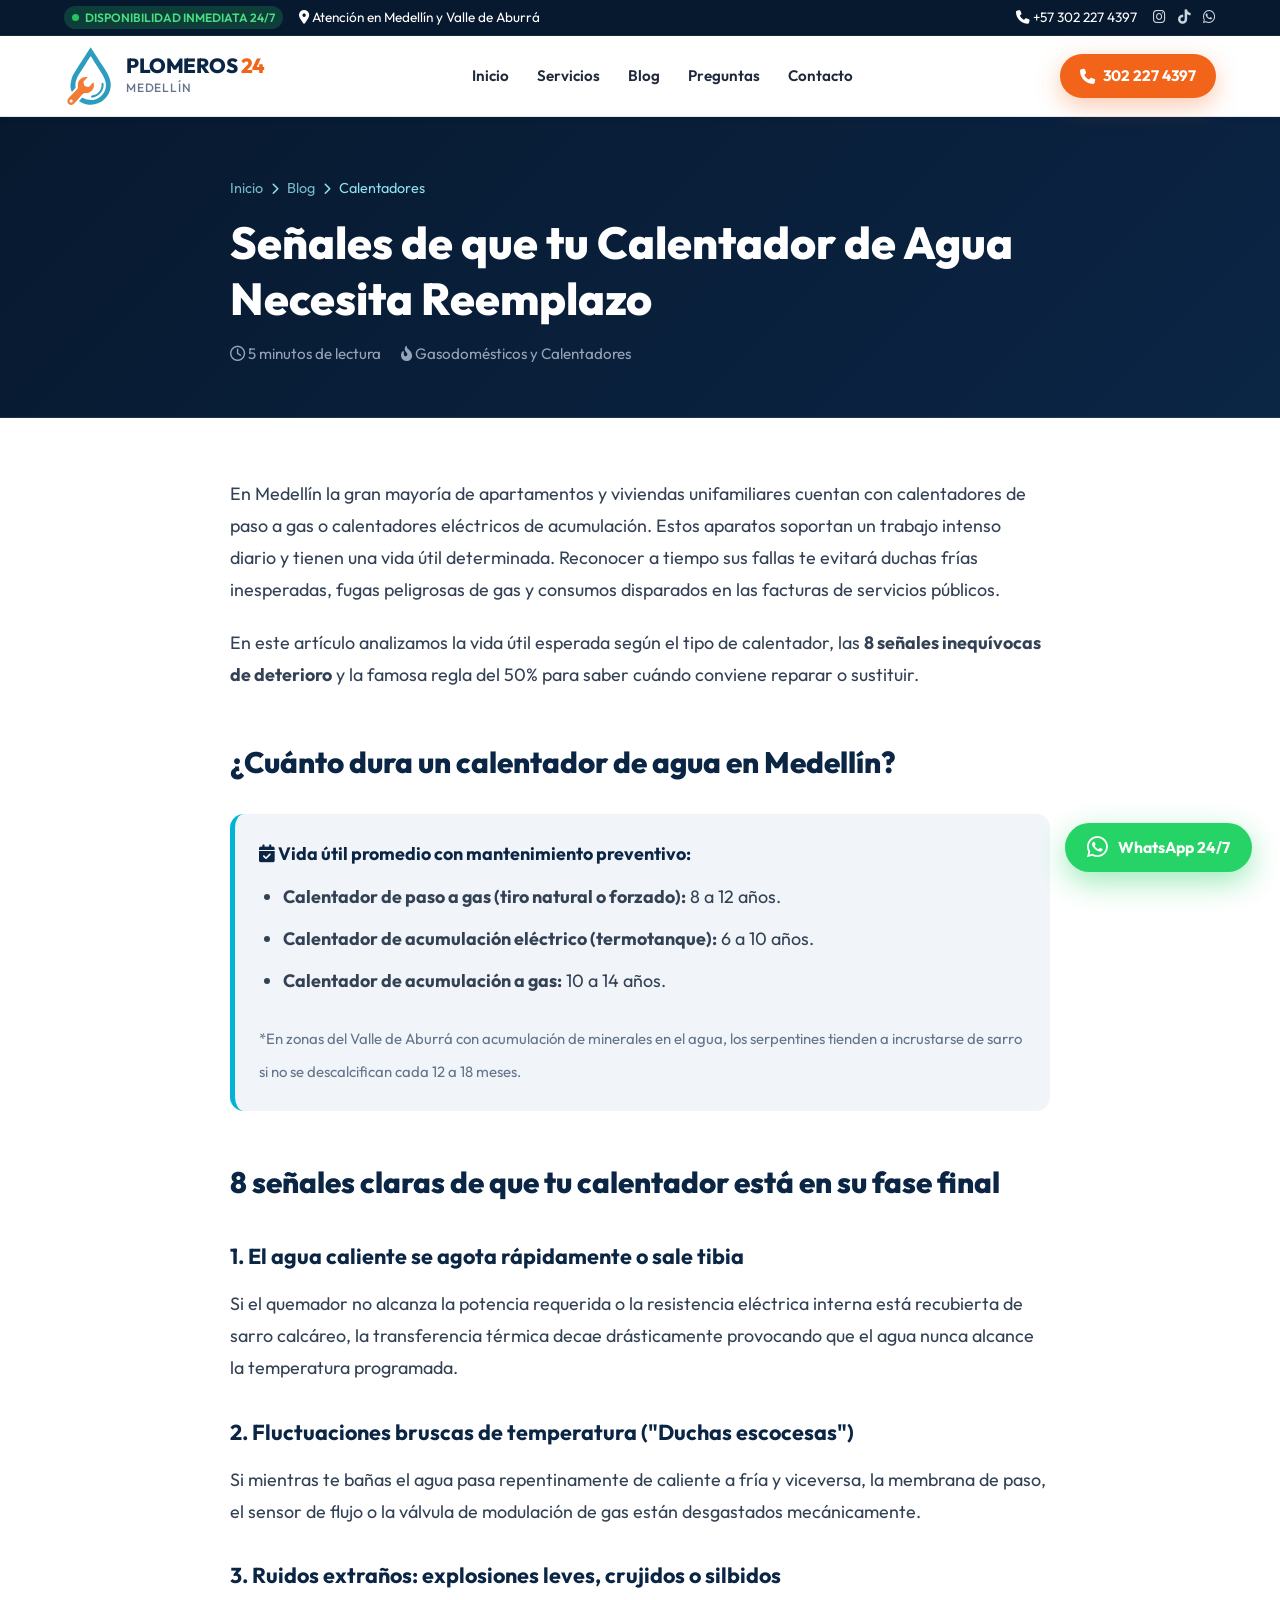
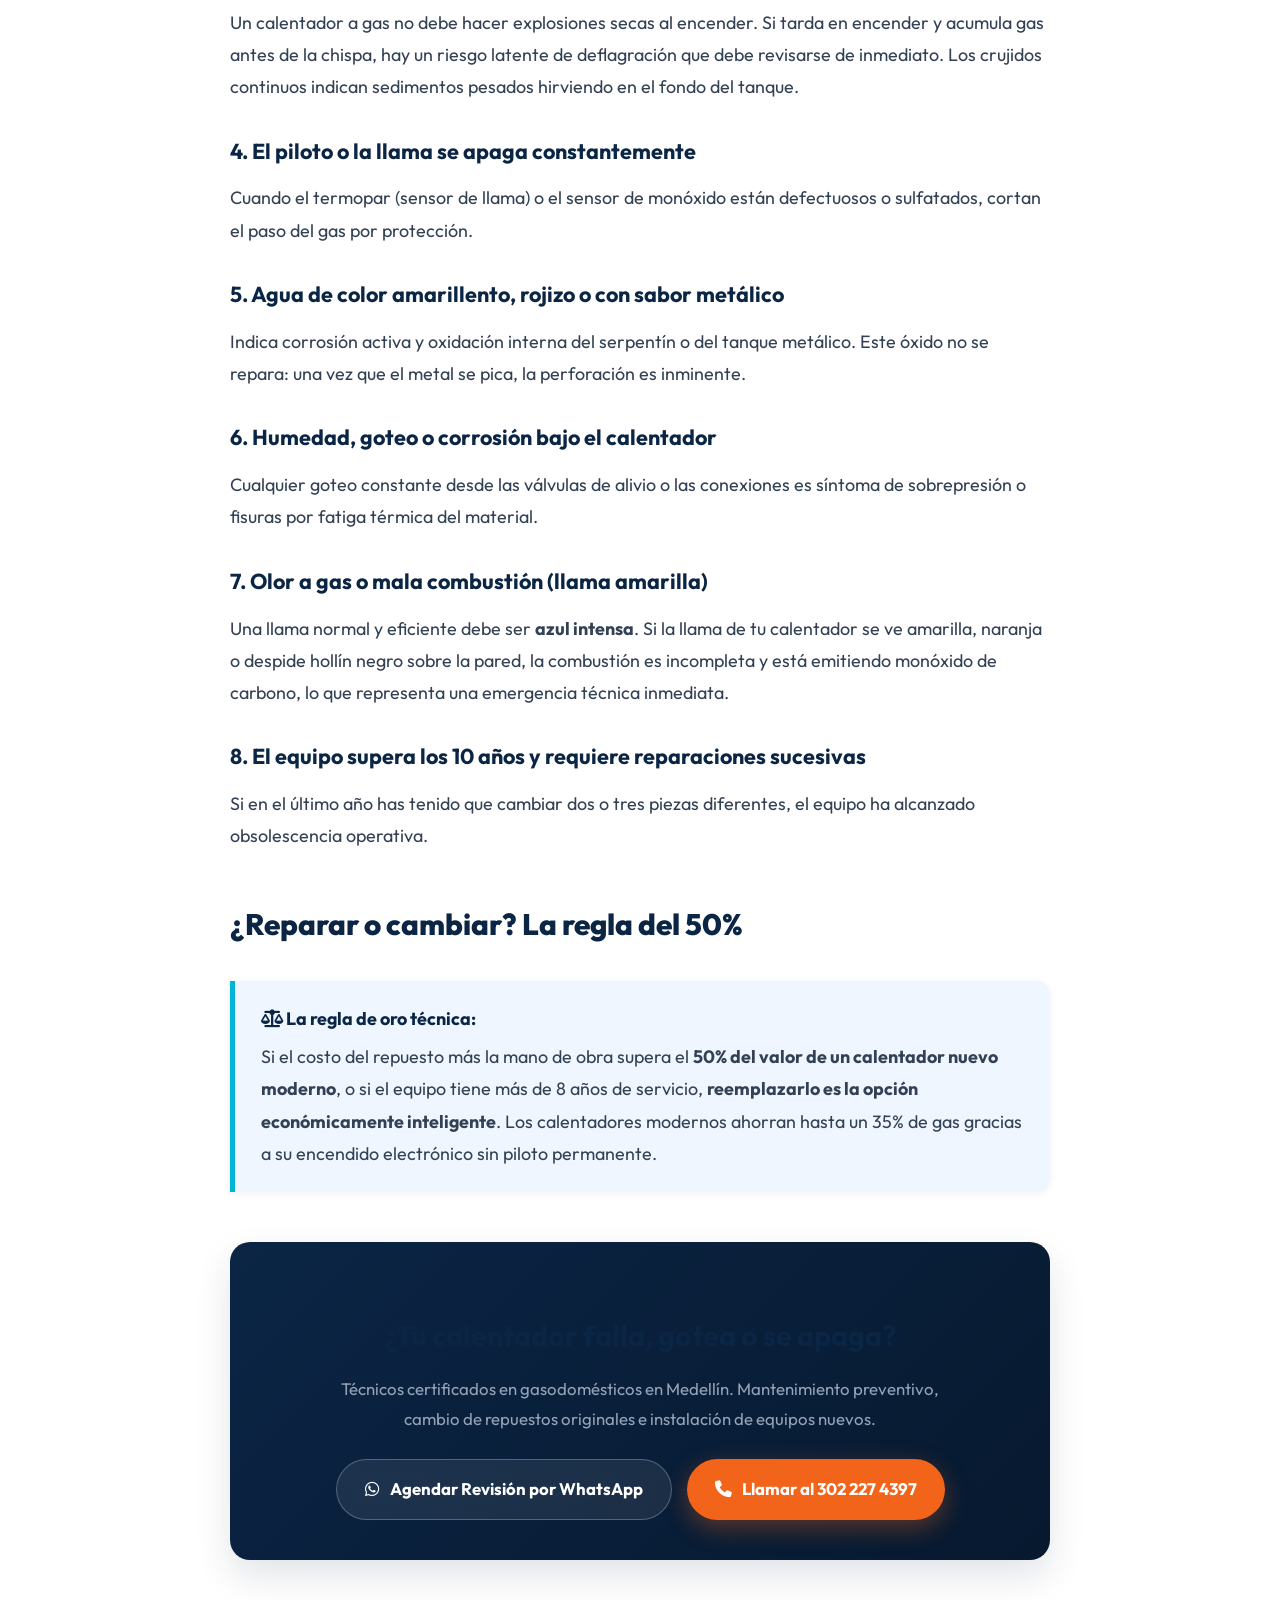
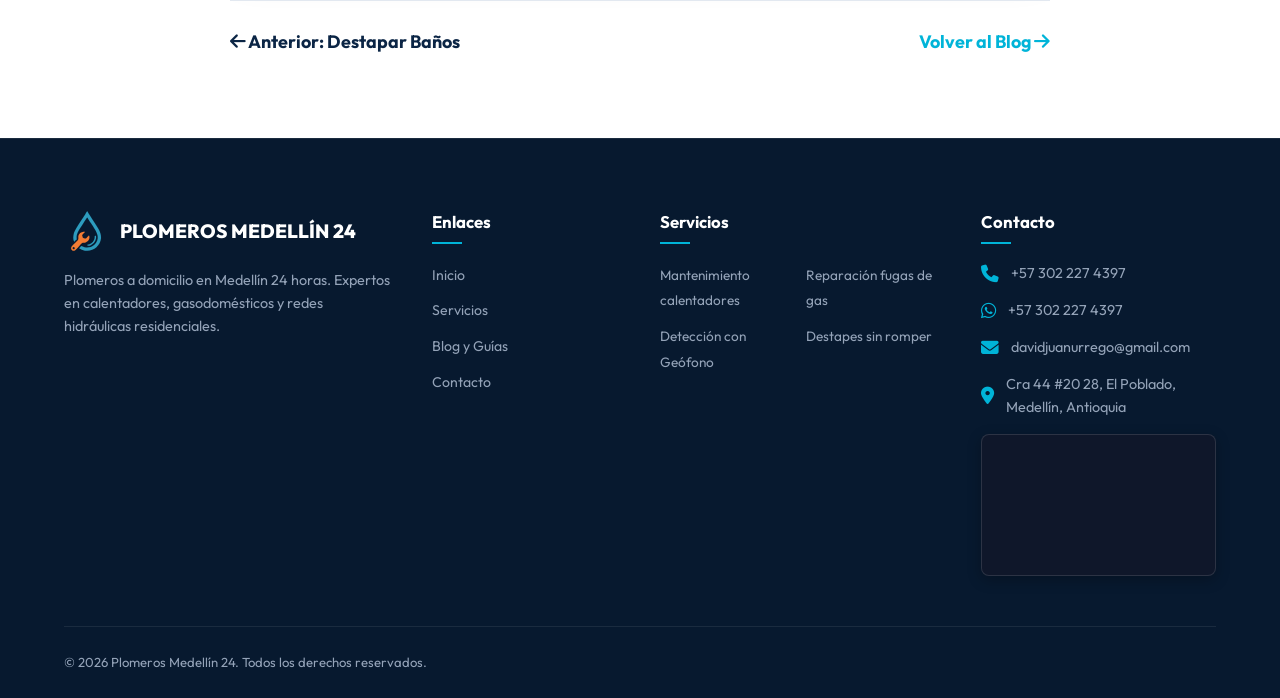
<file: blog/senales-calentador-agua-reemplazo.html>
<!DOCTYPE html>
<html lang="es">

<head>
  <meta charset="UTF-8">
  <meta name="viewport" content="width=device-width, initial-scale=1.0">
  <title>Señales de que tu Calentador de Agua Necesita Reemplazo | Plomeros Medellín 24</title>
  <meta name="description"
    content="8 señales claras de que tu calentador de paso a gas o boiler en Medellín necesita cambio o mantenimiento urgente. Conoce la regla del 50% para decidir si reparar o reemplazar.">
  <link rel="canonical" href="https://plomeros24-e5106.web.app/blog/senales-calentador-agua-reemplazo.html">
  <meta name="robots" content="index, follow">

  <!-- Open Graph -->
  <meta property="og:type" content="article">
  <meta property="og:title" content="Señales de que tu Calentador de Agua Necesita Reemplazo">
  <meta property="og:description" content="Conoce la vida útil y las 8 señales de falla crítica en calentadores de gas en Medellín. Guía técnica de mantenimiento y reemplazo.">
  <meta property="og:url" content="https://plomeros24-e5106.web.app/blog/senales-calentador-agua-reemplazo.html">
  <meta property="og:image" content="https://plomeros24-e5106.web.app/images/serv_calentador.webp">

  <!-- Schema.org Article Structured Data -->
  <script type="application/ld+json">
  {
    "@context": "https://schema.org",
    "@type": "BlogPosting",
    "headline": "Señales de que tu Calentador de Agua Necesita Reemplazo",
    "image": "https://plomeros24-e5106.web.app/images/serv_calentador.webp",
    "author": {
      "@type": "Organization",
      "name": "Plomeros Medellín 24",
      "url": "https://plomeros24-e5106.web.app/"
    },
    "publisher": {
      "@type": "Organization",
      "name": "Plomeros Medellín 24",
      "logo": {
        "@type": "ImageObject",
        "url": "https://plomeros24-e5106.web.app/images/logo.svg"
      }
    },
    "datePublished": "2026-10-01",
    "description": "8 señales para saber si reparar o cambiar un calentador de paso en Medellín según expertos certificados."
  }
  </script>

  <link rel="icon" type="image/svg+xml" href="../images/logo.svg">

  <!-- Google Fonts: Outfit -->
  <link rel="preconnect" href="https://fonts.googleapis.com">
  <link rel="preconnect" href="https://fonts.gstatic.com" crossorigin>
  <link href="https://fonts.googleapis.com/css2?family=Outfit:wght@400;500;600;700;800;900&display=swap"
    rel="stylesheet">

  <!-- Font Awesome Icons -->
  <link rel="stylesheet" href="https://cdnjs.cloudflare.com/ajax/libs/font-awesome/6.5.1/css/all.min.css"
    integrity="sha512-DTOQO9RWCH3ppGqcWaEA1BIZOC6xxalwEsw9c2QQeAIftl+Vegovlnee1c9QX4TctnWMn13TZye+giMm8e2LwA=="
    crossorigin="anonymous" referrerpolicy="no-referrer" />

  <!-- Custom Stylesheet -->
  <link rel="stylesheet" href="../css/styles.css">
  <style>
    .article-header {
      background: linear-gradient(135deg, var(--primary-dark) 0%, var(--primary-blue) 100%);
      padding: 60px 0 50px;
      color: #ffffff;
      border-bottom: 1px solid rgba(255, 255, 255, 0.1);
    }
    .article-breadcrumbs {
      display: flex;
      gap: 8px;
      font-size: 0.9rem;
      color: var(--accent-cyan-light);
      margin-bottom: 15px;
      align-items: center;
    }
    .article-breadcrumbs a {
      color: var(--accent-cyan-light);
      opacity: 0.8;
    }
    .article-breadcrumbs a:hover {
      opacity: 1;
      text-decoration: underline;
    }
    .article-title {
      font-size: clamp(2rem, 4vw, 2.8rem);
      font-weight: 800;
      line-height: 1.25;
      margin-bottom: 15px;
    }
    .article-meta {
      display: flex;
      gap: 20px;
      color: var(--text-light);
      font-size: 0.95rem;
    }
    .article-body-wrapper {
      padding: 60px 0 80px;
      background: #ffffff;
    }
    .article-content {
      max-width: 820px;
      margin: 0 auto;
      font-size: 1.12rem;
      line-height: 1.8;
      color: #334155;
    }
    .article-content h2 {
      font-size: 1.85rem;
      font-weight: 800;
      color: var(--primary-blue);
      margin: 45px 0 18px;
    }
    .article-content h3 {
      font-size: 1.35rem;
      font-weight: 700;
      color: var(--primary-blue);
      margin: 28px 0 12px;
    }
    .article-content p {
      margin-bottom: 20px;
    }
    .article-content ul, .article-content ol {
      margin-bottom: 25px;
      padding-left: 24px;
    }
    .article-content li {
      margin-bottom: 10px;
    }
    .lifespan-card {
      background: #f1f5f9;
      border-radius: var(--radius-md);
      padding: 24px;
      margin: 25px 0;
      border-left: 5px solid var(--accent-cyan);
    }
    .tip-box {
      background: #eff6ff;
      border-left: 5px solid var(--accent-cyan);
      padding: 22px 26px;
      border-radius: 0 var(--radius-md) var(--radius-md) 0;
      margin: 30px 0;
      box-shadow: var(--shadow-sm);
    }
    .warning-box {
      background: #fef2f2;
      border-left: 5px solid #ef4444;
      padding: 22px 26px;
      border-radius: 0 var(--radius-md) var(--radius-md) 0;
      margin: 30px 0;
      box-shadow: var(--shadow-sm);
    }
    .cta-article-box {
      background: linear-gradient(135deg, var(--primary-blue), var(--primary-dark));
      padding: 40px;
      border-radius: var(--radius-lg);
      margin: 50px 0 30px;
      text-align: center;
      color: #ffffff;
      box-shadow: var(--shadow-lg);
    }
  </style>
</head>

<body>

  <!-- Barra Superior -->
  <div class="top-notice-bar">
    <div class="container top-notice-content">
      <div class="top-notice-left">
        <span class="top-badge-live"><span class="pulse-dot"></span> DISPONIBILIDAD INMEDIATA 24/7</span>
        <span><i class="fa-solid fa-location-dot"></i> Atención en Medellín y Valle de Aburrá</span>
      </div>
      <div class="top-notice-right">
        <span><i class="fa-solid fa-phone"></i> +57 302 227 4397</span>
        <div class="social-top-links">
          <a href="https://www.instagram.com/plome_romedellin?utm_source=qr&stkn=MThpMDJuYzloNTFpag==" target="_blank"
            rel="noopener noreferrer" aria-label="Instagram"><i class="fa-brands fa-instagram"></i></a>
          <a href="https://www.tiktok.com/@juanurrego91?_r=1&_t=ZS-9AB4Qur4TrR" target="_blank"
            rel="noopener noreferrer" aria-label="TikTok"><i class="fa-brands fa-tiktok"></i></a>
          <a href="https://wa.me/573022274397" target="_blank" rel="noopener noreferrer" aria-label="WhatsApp"><i
              class="fa-brands fa-whatsapp"></i></a>
        </div>
      </div>
    </div>
  </div>

  <!-- Header -->
  <header class="header">
    <div class="container navbar">
      <a href="../index.html" class="logo-brand">
        <img src="../images/logo.svg" alt="Logo Plomeros Medellín 24" class="logo-img">
        <div class="logo-text-wrap">
          <span class="brand-title">PLOMEROS <span>24</span></span>
          <span class="brand-tagline">MEDELLÍN</span>
        </div>
      </a>

      <nav>
        <ul class="nav-links" id="navLinks">
          <li><a href="../index.html">Inicio</a></li>
          <li><a href="../index.html#servicios">Servicios</a></li>
          <li><a href="index.html">Blog</a></li>
          <li><a href="../index.html#faq">Preguntas</a></li>
          <li><a href="../index.html#contacto">Contacto</a></li>
        </ul>
      </nav>

      <div class="nav-actions">
        <a href="tel:+573022274397" class="btn-header-call">
          <i class="fa-solid fa-phone"></i>
          <span>302 227 4397</span>
        </a>
      </div>
    </div>
  </header>

  <!-- Cabecera de Artículo -->
  <section class="article-header">
    <div class="container" style="max-width: 820px;">
      <div class="article-breadcrumbs">
        <a href="../index.html">Inicio</a> <i class="fa-solid fa-chevron-right" style="font-size: 0.75rem;"></i>
        <a href="index.html">Blog</a> <i class="fa-solid fa-chevron-right" style="font-size: 0.75rem;"></i>
        <span>Calentadores</span>
      </div>
      <h1 class="article-title">Señales de que tu Calentador de Agua Necesita Reemplazo</h1>
      <div class="article-meta">
        <span><i class="fa-regular fa-clock"></i> 5 minutos de lectura</span>
        <span><i class="fa-solid fa-fire-flame-curved"></i> Gasodomésticos y Calentadores</span>
      </div>
    </div>
  </section>

  <!-- Cuerpo de Artículo -->
  <main class="article-body-wrapper">
    <div class="container">
      <article class="article-content">

        <p>En Medellín la gran mayoría de apartamentos y viviendas unifamiliares cuentan con calentadores de paso a gas o calentadores eléctricos de acumulación. Estos aparatos soportan un trabajo intenso diario y tienen una vida útil determinada. Reconocer a tiempo sus fallas te evitará duchas frías inesperadas, fugas peligrosas de gas y consumos disparados en las facturas de servicios públicos.</p>

        <p>En este artículo analizamos la vida útil esperada según el tipo de calentador, las <strong>8 señales inequívocas de deterioro</strong> y la famosa regla del 50% para saber cuándo conviene reparar o sustituir.</p>

        <h2>¿Cuánto dura un calentador de agua en Medellín?</h2>
        <div class="lifespan-card">
          <h4 style="color: var(--primary-blue); margin-bottom: 10px;"><i class="fa-solid fa-calendar-check"></i> Vida útil promedio con mantenimiento preventivo:</h4>
          <ul>
            <li><strong>Calentador de paso a gas (tiro natural o forzado):</strong> 8 a 12 años.</li>
            <li><strong>Calentador de acumulación eléctrico (termotanque):</strong> 6 a 10 años.</li>
            <li><strong>Calentador de acumulación a gas:</strong> 10 a 14 años.</li>
          </ul>
          <small style="color: var(--text-muted);">*En zonas del Valle de Aburrá con acumulación de minerales en el agua, los serpentines tienden a incrustarse de sarro si no se descalcifican cada 12 a 18 meses.</small>
        </div>

        <h2>8 señales claras de que tu calentador está en su fase final</h2>

        <h3>1. El agua caliente se agota rápidamente o sale tibia</h3>
        <p>Si el quemador no alcanza la potencia requerida o la resistencia eléctrica interna está recubierta de sarro calcáreo, la transferencia térmica decae drásticamente provocando que el agua nunca alcance la temperatura programada.</p>

        <h3>2. Fluctuaciones bruscas de temperatura ("Duchas escocesas")</h3>
        <p>Si mientras te bañas el agua pasa repentinamente de caliente a fría y viceversa, la membrana de paso, el sensor de flujo o la válvula de modulación de gas están desgastados mecánicamente.</p>

        <h3>3. Ruidos extraños: explosiones leves, crujidos o silbidos</h3>
        <p>Un calentador a gas no debe hacer explosiones secas al encender. Si tarda en encender y acumula gas antes de la chispa, hay un riesgo latente de deflagración que debe revisarse de inmediato. Los crujidos continuos indican sedimentos pesados hirviendo en el fondo del tanque.</p>

        <h3>4. El piloto o la llama se apaga constantemente</h3>
        <p>Cuando el termopar (sensor de llama) o el sensor de monóxido están defectuosos o sulfatados, cortan el paso del gas por protección.</p>

        <h3>5. Agua de color amarillento, rojizo o con sabor metálico</h3>
        <p>Indica corrosión activa y oxidación interna del serpentín o del tanque metálico. Este óxido no se repara: una vez que el metal se pica, la perforación es inminente.</p>

        <h3>6. Humedad, goteo o corrosión bajo el calentador</h3>
        <p>Cualquier goteo constante desde las válvulas de alivio o las conexiones es síntoma de sobrepresión o fisuras por fatiga térmica del material.</p>

        <h3>7. Olor a gas o mala combustión (llama amarilla)</h3>
        <p>Una llama normal y eficiente debe ser <strong>azul intensa</strong>. Si la llama de tu calentador se ve amarilla, naranja o despide hollín negro sobre la pared, la combustión es incompleta y está emitiendo monóxido de carbono, lo que representa una emergencia técnica inmediata.</p>

        <h3>8. El equipo supera los 10 años y requiere reparaciones sucesivas</h3>
        <p>Si en el último año has tenido que cambiar dos o tres piezas diferentes, el equipo ha alcanzado obsolescencia operativa.</p>

        <h2>¿Reparar o cambiar? La regla del 50%</h2>
        <div class="tip-box">
          <h4 style="color: var(--primary-blue); margin-bottom: 6px;"><i class="fa-solid fa-scale-balanced"></i> La regla de oro técnica:</h4>
          <p style="margin: 0;">
            Si el costo del repuesto más la mano de obra supera el <strong>50% del valor de un calentador nuevo moderno</strong>, o si el equipo tiene más de 8 años de servicio, <strong>reemplazarlo es la opción económicamente inteligente</strong>. Los calentadores modernos ahorran hasta un 35% de gas gracias a su encendido electrónico sin piloto permanente.
          </p>
        </div>

        <!-- CTA Box -->
        <div class="cta-article-box">
          <h3 style="font-size: 1.8rem; margin-bottom: 12px;">¿Tu calentador falla, gotea o se apaga?</h3>
          <p style="color: var(--text-light); max-width: 620px; margin: 0 auto 25px; font-size: 1.05rem;">
            Técnicos certificados en gasodomésticos en Medellín. Mantenimiento preventivo, cambio de repuestos originales e instalación de equipos nuevos.
          </p>
          <div style="display: flex; justify-content: center; gap: 15px; flex-wrap: wrap;">
            <a href="https://wa.me/573022274397?text=Hola,%20mi%20calentador%20está%20fallando%20y%20necesito%20revisión%20técnica"
              target="_blank" rel="noopener noreferrer" class="btn-whatsapp-hero">
              <i class="fa-brands fa-whatsapp"></i> Agendar Revisión por WhatsApp
            </a>
            <a href="tel:+573022274397" class="btn-primary-hero">
              <i class="fa-solid fa-phone"></i> Llamar al 302 227 4397
            </a>
          </div>
        </div>

        <div style="display: flex; justify-content: space-between; align-items: center; border-top: 1px solid var(--border-color); padding-top: 25px; margin-top: 40px;">
          <a href="como-destapar-bano-sin-plomero.html" style="color: var(--primary-blue); font-weight: 700;">
            <i class="fa-solid fa-arrow-left"></i> Anterior: Destapar Baños
          </a>
          <a href="index.html" style="color: var(--accent-cyan); font-weight: 700;">
            Volver al Blog <i class="fa-solid fa-arrow-right"></i>
          </a>
        </div>

      </article>
    </div>
  </main>

  <!-- Footer -->
  <footer class="footer">
    <div class="container">
      <div class="footer-top-grid">
        <div class="footer-brand">
          <div class="footer-logo-row">
            <img src="../images/logo.svg" alt="Logo Plomeros Medellín 24" class="footer-logo-img">
            <h3>PLOMEROS MEDELLÍN 24</h3>
          </div>
          <p>
            Plomeros a domicilio en Medellín 24 horas. Expertos en calentadores, gasodomésticos y redes hidráulicas residenciales.
          </p>
        </div>

        <div class="footer-col">
          <h4>Enlaces</h4>
          <ul class="footer-links-list">
            <li><a href="../index.html">Inicio</a></li>
            <li><a href="../index.html#servicios">Servicios</a></li>
            <li><a href="index.html">Blog y Guías</a></li>
            <li><a href="../index.html#contacto">Contacto</a></li>
          </ul>
        </div>

        <div class="footer-col">
          <h4>Servicios</h4>
          <ul class="footer-services-2col">
            <li><a href="../index.html#servicios">Mantenimiento calentadores</a></li>
            <li><a href="../index.html#servicios">Reparación fugas de gas</a></li>
            <li><a href="../index.html#servicios">Detección con Geófono</a></li>
            <li><a href="../index.html#servicios">Destapes sin romper</a></li>
          </ul>
        </div>

        <div class="footer-col">
          <h4>Contacto</h4>
          <ul class="footer-contact-list">
            <li><i class="fa-solid fa-phone"></i> <a href="tel:+573022274397">+57 302 227 4397</a></li>
            <li><i class="fa-brands fa-whatsapp"></i> <a href="https://wa.me/573022274397" target="_blank" rel="noopener noreferrer">+57 302 227 4397</a></li>
            <li><i class="fa-solid fa-envelope"></i> <a href="mailto:davidjuanurrego@gmail.com">davidjuanurrego@gmail.com</a></li>
            <li><i class="fa-solid fa-location-dot"></i> <span>Cra 44 #20 28, El Poblado, Medellín, Antioquia</span></li>
          </ul>
          <div class="footer-map-card">
            <iframe 
              src="https://maps.google.com/maps?q=Cra%2044%20%2320-28%2C%20El%20Poblado%2C%20Medell%C3%ADn%2C%20Antioquia&t=&z=15&ie=UTF8&iwloc=&output=embed" 
              loading="lazy" 
              referrerpolicy="no-referrer-when-downgrade"
              title="Ubicación Plomeros Medellín 24">
            </iframe>
          </div>
        </div>
      </div>

      <div class="footer-bottom">
        <p>&copy; 2026 Plomeros Medellín 24. Todos los derechos reservados.</p>
      </div>
    </div>
  </footer>

  <!-- Botón Flotante WhatsApp -->
  <a href="https://wa.me/573022274397?text=Hola,%20tengo%20un%20problema%20con%20mi%20calentador%20de%20agua."
    target="_blank" rel="noopener noreferrer" class="floating-whatsapp-btn" aria-label="WhatsApp">
    <i class="fa-brands fa-whatsapp"></i>
    <span>WhatsApp 24/7</span>
  </a>

</body>

</html>
</file>
<file: css/styles.css>
:root {
  --primary-blue: #0b2545;
  --primary-dark: #07192f;
  --accent-cyan: #00b4d8;
  --accent-cyan-light: #90e0ef;
  --accent-orange: #f26419;
  --accent-orange-hover: #d9530e;
  --whatsapp-green: #25d366;
  --whatsapp-dark: #1eb954;
  --text-main: #1e293b;
  --text-muted: #64748b;
  --text-light: #94a3b8;
  --bg-light: #f8fafc;
  --bg-card: #ffffff;
  --bg-alt: #f1f5f9;
  --border-color: #e2e8f0;
  --shadow-sm: 0 2px 8px rgba(11, 37, 69, 0.06);
  --shadow-md: 0 8px 24px rgba(11, 37, 69, 0.08);
  --shadow-lg: 0 16px 36px rgba(11, 37, 69, 0.12);
  --shadow-orange: 0 8px 25px rgba(242, 100, 25, 0.35);
  --shadow-whatsapp: 0 8px 25px rgba(37, 211, 102, 0.35);
  --radius-sm: 8px;
  --radius-md: 14px;
  --radius-lg: 20px;
  --radius-pill: 9999px;
  --transition: all 0.3s cubic-bezier(0.16, 1, 0.3, 1);
  --container-max: 1200px;
}

* {
  box-sizing: border-box;
  margin: 0;
  padding: 0;
}

html {
  scroll-behavior: smooth;
  font-family: 'Outfit', sans-serif;
  color: var(--text-main);
  background-color: var(--primary-dark);
}

body {
  line-height: 1.6;
  overflow-x: hidden;
  background-color: #ffffff;
}

a {
  text-decoration: none;
  color: inherit;
  transition: var(--transition);
}

img {
  max-width: 100%;
  display: block;
  height: auto;
}

.container {
  width: 90%;
  max-width: var(--container-max);
  margin: 0 auto;
}

/* ==================== TOP BAR ==================== */
.top-notice-bar {
  background: var(--primary-dark);
  color: #fff;
  font-size: 0.85rem;
  padding: 6px 0;
  border-bottom: 1px solid rgba(255, 255, 255, 0.08);
}

.top-notice-content {
  display: flex;
  justify-content: space-between;
  align-items: center;
}

.top-notice-left,
.top-notice-right {
  display: flex;
  align-items: center;
  gap: 16px;
}

.top-badge-live {
  display: inline-flex;
  align-items: center;
  gap: 6px;
  background: rgba(37, 211, 102, 0.2);
  color: #4ade80;
  padding: 2px 8px;
  border-radius: var(--radius-pill);
  font-size: 0.75rem;
  font-weight: 600;
}

.pulse-dot {
  width: 7px;
  height: 7px;
  border-radius: 50%;
  background-color: #22c55e;
  animation: pulse 1.8s infinite;
}

@keyframes pulse {
  0% {
    transform: scale(0.95);
    box-shadow: 0 0 0 0 rgba(34, 197, 94, 0.7);
  }

  70% {
    transform: scale(1.1);
    box-shadow: 0 0 0 8px rgba(34, 197, 94, 0);
  }

  100% {
    transform: scale(0.95);
    box-shadow: 0 0 0 0 rgba(34, 197, 94, 0);
  }
}

.social-top-links {
  display: flex;
  gap: 12px;
}

.social-top-links a {
  color: #cbd5e1;
  font-size: 0.9rem;
}

.social-top-links a:hover {
  color: var(--accent-cyan-light);
  transform: translateY(-2px);
}

/* ==================== NAVBAR ==================== */
.header {
  position: sticky;
  top: 0;
  z-index: 1000;
  background: rgba(255, 255, 255, 0.95);
  backdrop-filter: blur(12px);
  border-bottom: 1px solid var(--border-color);
  box-shadow: var(--shadow-sm);
  transition: var(--transition);
}

.navbar {
  display: flex;
  justify-content: space-between;
  align-items: center;
  height: 80px;
}

.logo-brand {
  display: flex;
  align-items: center;
  gap: 12px;
}

.logo-img {
  width: 50px;
  height: 100%;
  object-fit: cover;
  animation: logoPeriodicWiggle 7s infinite;
}

@keyframes logoPeriodicWiggle {
  0%, 85%, 100% { transform: rotate(0deg) scale(1); }
  88% { transform: rotate(-5deg) scale(1.1); }
  91% { transform: rotate(5deg) scale(1.1); }
  94% { transform: rotate(-3deg) scale(1.05); }
  97% { transform: rotate(0deg) scale(1); }
}

.logo-text-wrap {
  display: flex;
  flex-direction: column;
}

.brand-title {
  font-weight: 800;
  font-size: 1.28rem;
  line-height: 1.1;
  color: var(--primary-blue);
  letter-spacing: -0.5px;
}

.brand-title span {
  color: var(--accent-orange);
}

.brand-tagline {
  font-size: 0.75rem;
  color: var(--text-muted);
  font-weight: 500;
  text-transform: uppercase;
  letter-spacing: 0.8px;
}

.nav-links {
  display: flex;
  align-items: center;
  list-style: none;
  gap: 28px;
}

.nav-links a {
  font-weight: 600;
  font-size: 0.95rem;
  color: var(--text-main);
  position: relative;
  padding: 4px 0;
}

.nav-links a:hover {
  color: var(--accent-orange);
}

.nav-links a::after {
  content: '';
  position: absolute;
  bottom: 0;
  left: 0;
  width: 0;
  height: 2px;
  background: var(--accent-orange);
  transition: width 0.3s;
}

.nav-links a:hover::after {
  width: 100%;
}

.nav-actions {
  display: flex;
  align-items: center;
  gap: 12px;
}

.btn-header-call {
  background: var(--accent-orange);
  color: #fff;
  padding: 10px 20px;
  border-radius: var(--radius-pill);
  font-weight: 700;
  font-size: 0.95rem;
  display: flex;
  align-items: center;
  gap: 8px;
  box-shadow: var(--shadow-orange);
}

.btn-header-call:hover {
  background: var(--accent-orange-hover);
  transform: translateY(-2px);
}

.mobile-toggle {
  display: none;
  background: none;
  border: none;
  font-size: 1.6rem;
  color: var(--primary-blue);
  cursor: pointer;
}

/* ==================== HERO SECTION ==================== */
.hero-section {
  position: relative;
  background: linear-gradient(135deg, #07192f 0%, #0b2545 60%, #134074 100%);
  color: #ffffff;
  padding: 70px 0 90px;
  overflow: hidden;
}

.hero-section::before {
  content: '';
  position: absolute;
  top: -20%;
  right: -10%;
  width: 600px;
  height: 600px;
  background: radial-gradient(circle, rgba(0, 180, 216, 0.15) 0%, rgba(0, 0, 0, 0) 70%);
  border-radius: 50%;
  pointer-events: none;
}

.hero-grid {
  display: grid;
  grid-template-columns: 1.15fr 0.85fr;
  gap: 50px;
  align-items: center;
}

.hero-badge-tag {
  display: inline-flex;
  align-items: center;
  gap: 8px;
  background: rgba(0, 180, 216, 0.15);
  border: 1px solid rgba(0, 180, 216, 0.4);
  color: var(--accent-cyan-light);
  padding: 6px 16px;
  border-radius: var(--radius-pill);
  font-size: 0.82rem;
  font-weight: 700;
  text-transform: uppercase;
  letter-spacing: 1px;
  margin-bottom: 20px;
}

.hero-title {
  font-size: 3.2rem;
  line-height: 1.12;
  font-weight: 800;
  letter-spacing: -1px;
  margin-bottom: 20px;
}

.hero-title .highlight-blue {
  color: var(--accent-cyan);
  display: block;
}

.hero-description {
  font-size: 1.15rem;
  color: #cbd5e1;
  max-width: 540px;
  margin-bottom: 34px;
}

.hero-cta-group {
  display: flex;
  flex-wrap: wrap;
  gap: 16px;
  margin-bottom: 40px;
}

.btn-primary-hero {
  background: var(--accent-orange);
  color: #ffffff;
  padding: 14px 28px;
  border-radius: var(--radius-pill);
  font-weight: 700;
  font-size: 1.05rem;
  display: inline-flex;
  align-items: center;
  gap: 10px;
  box-shadow: var(--shadow-orange);
}

.btn-primary-hero:hover {
  background: var(--accent-orange-hover);
  transform: translateY(-3px);
  box-shadow: 0 12px 28px rgba(242, 100, 25, 0.45);
}

.btn-whatsapp-hero {
  background: rgba(255, 255, 255, 0.08);
  border: 1.5px solid rgba(255, 255, 255, 0.25);
  color: #ffffff;
  padding: 14px 28px;
  border-radius: var(--radius-pill);
  font-weight: 700;
  font-size: 1.05rem;
  display: inline-flex;
  align-items: center;
  gap: 10px;
  backdrop-filter: blur(8px);
}

.btn-whatsapp-hero:hover {
  background: var(--whatsapp-green);
  border-color: var(--whatsapp-green);
  box-shadow: var(--shadow-whatsapp);
  transform: translateY(-3px);
}

.hero-features-bar {
  display: flex;
  flex-wrap: wrap;
  gap: 24px;
  border-top: 1px solid rgba(255, 255, 255, 0.12);
  padding-top: 24px;
}

.hero-feat-item {
  display: flex;
  align-items: center;
  gap: 10px;
  font-size: 0.95rem;
  font-weight: 600;
  color: #e2e8f0;
}

.hero-feat-item i {
  color: var(--accent-cyan);
  font-size: 1.25rem;
}

.hero-image-wrap {
  position: relative;
}

.hero-main-img {
  width: 100%;
  border-radius: var(--radius-lg);
  box-shadow: 0 25px 50px rgba(0, 0, 0, 0.4);
  border: 3px solid rgba(255, 255, 255, 0.1);
  transform: perspective(1000px) rotateY(-4deg);
  transition: transform 0.5s ease;
}

.hero-main-img:hover {
  transform: perspective(1000px) rotateY(0deg) scale(1.02);
}

.hero-floating-card {
  position: absolute;
  bottom: -20px;
  left: -25px;
  background: rgba(11, 37, 69, 0.92);
  backdrop-filter: blur(12px);
  border: 1px solid rgba(0, 180, 216, 0.4);
  padding: 14px 20px;
  border-radius: var(--radius-md);
  color: #fff;
  display: flex;
  align-items: center;
  gap: 14px;
  box-shadow: var(--shadow-lg);
}

.hero-floating-card i {
  font-size: 2rem;
  color: var(--accent-orange);
}

.floating-card-txt strong {
  display: block;
  font-size: 1.1rem;
  color: #fff;
}

.floating-card-txt span {
  font-size: 0.8rem;
  color: var(--accent-cyan-light);
}

/* ==================== SERVICES SECTION ==================== */
.services-section {
  padding: 100px 0;
  background: #ffffff;
}

.section-header {
  text-align: center;
  max-width: 720px;
  margin: 0 auto 60px;
}

.section-tag {
  color: var(--accent-orange);
  font-weight: 800;
  font-size: 0.88rem;
  text-transform: uppercase;
  letter-spacing: 1.5px;
  display: inline-block;
  margin-bottom: 10px;
}

.section-title {
  font-size: 2.5rem;
  font-weight: 800;
  color: var(--primary-blue);
  line-height: 1.2;
  margin-bottom: 16px;
}

.section-title span {
  color: var(--accent-cyan);
}

.section-desc {
  font-size: 1.05rem;
  color: var(--text-muted);
}

.services-grid {
  display: grid;
  grid-template-columns: repeat(auto-fill, minmax(280px, 1fr));
  gap: 26px;
}

.service-card {
  background: var(--bg-card);
  border: 1px solid var(--border-color);
  border-radius: var(--radius-md);
  overflow: hidden;
  transition: var(--transition);
  display: flex;
  flex-direction: column;
  position: relative;
  box-shadow: var(--shadow-sm);
}

.service-card:hover {
  transform: translateY(-6px);
  border-color: rgba(0, 180, 216, 0.5);
  box-shadow: var(--shadow-lg);
}

.service-card-img-wrap {
  position: relative;
  width: 100%;
  height: 175px;
  overflow: hidden;
  background: #e2e8f0;
}

.service-card-img-wrap img {
  width: 100%;
  height: 100%;
  object-fit: cover;
  transition: transform 0.5s ease;
}

.service-card:hover .service-card-img-wrap img {
  transform: scale(1.08);
}

.service-icon-badge {
  position: absolute;
  bottom: 12px;
  left: 14px;
  width: 42px;
  height: 42px;
  border-radius: 12px;
  background: #0284c7;
  color: #ffffff;
  display: flex;
  align-items: center;
  justify-content: center;
  font-size: 1.15rem;
  box-shadow: 0 4px 12px rgba(2, 132, 199, 0.4);
  transition: var(--transition);
}

.service-card:hover .service-icon-badge {
  background: var(--accent-orange);
  box-shadow: var(--shadow-orange);
  transform: scale(1.08);
}

.service-card-body {
  padding: 22px;
  display: flex;
  flex-direction: column;
  flex-grow: 1;
}

.service-card h3 {
  font-size: 1.15rem;
  font-weight: 700;
  color: var(--primary-blue);
  margin-bottom: 8px;
}

.service-card p {
  font-size: 0.9rem;
  color: var(--text-muted);
  line-height: 1.5;
  margin-bottom: 18px;
  flex-grow: 1;
}

.service-cta-link {
  font-size: 0.88rem;
  font-weight: 700;
  color: var(--accent-orange);
  display: inline-flex;
  align-items: center;
  gap: 6px;
  margin-top: auto;
}

.service-cta-link:hover {
  gap: 10px;
}

/* ==================== 24/7 PROMO BANNER ==================== */
.banner-24hours {
  background: linear-gradient(135deg, #07192f 0%, #0b2545 100%);
  color: #fff;
  padding: 80px 0;
  position: relative;
  overflow: hidden;
}

.banner-grid {
  display: grid;
  grid-template-columns: 1fr 1fr;
  gap: 50px;
  align-items: center;
}

.banner-content .tag-sub {
  color: var(--accent-cyan-light);
  font-size: 0.85rem;
  font-weight: 700;
  text-transform: uppercase;
  letter-spacing: 1.2px;
  margin-bottom: 12px;
}

.banner-content h2 {
  font-size: 2.6rem;
  line-height: 1.18;
  font-weight: 800;
  margin-bottom: 20px;
}

.banner-content h2 span {
  color: var(--accent-cyan);
}

.banner-content p {
  color: #cbd5e1;
  font-size: 1.05rem;
  margin-bottom: 30px;
}

.banner-badges-grid {
  display: grid;
  grid-template-columns: repeat(2, 1fr);
  gap: 16px;
  margin-bottom: 36px;
}

.banner-badge-item {
  background: rgba(255, 255, 255, 0.05);
  border: 1px solid rgba(255, 255, 255, 0.1);
  padding: 14px 16px;
  border-radius: var(--radius-md);
  display: flex;
  align-items: center;
  gap: 12px;
}

.banner-badge-item i {
  font-size: 1.5rem;
  color: var(--accent-cyan);
}

.banner-badge-item strong {
  display: block;
  font-size: 0.95rem;
  color: #fff;
}

.banner-badge-item span {
  font-size: 0.8rem;
  color: #94a3b8;
}

.banner-image-wrap img {
  border-radius: var(--radius-lg);
  box-shadow: 0 20px 40px rgba(0, 0, 0, 0.4);
  border: 3px solid rgba(255, 255, 255, 0.1);
}

/* ==================== CALL TO ACTION BAR ==================== */
.cta-highlight-strip {
  background: linear-gradient(90deg, #e0f2fe 0%, #bae6fd 100%);
  padding: 40px 0;
  border-top: 1px solid #93c5fd;
  border-bottom: 1px solid #93c5fd;
}

.cta-strip-inner {
  display: flex;
  justify-content: space-between;
  align-items: center;
  flex-wrap: wrap;
  gap: 24px;
}

.cta-strip-text h2 {
  font-size: 1.9rem;
  font-weight: 800;
  color: var(--primary-blue);
}

.cta-strip-text h2 span {
  color: #0284c7;
}

.cta-strip-text p {
  color: #475569;
  font-size: 1.05rem;
}

.cta-strip-btn {
  background: var(--accent-orange);
  color: #ffffff;
  padding: 16px 36px;
  border-radius: var(--radius-pill);
  font-size: 1.15rem;
  font-weight: 800;
  display: inline-flex;
  align-items: center;
  gap: 12px;
  box-shadow: var(--shadow-orange);
}

.cta-strip-btn:hover {
  background: var(--accent-orange-hover);
  transform: scale(1.03);
}

/* ==================== HOW WE WORK (STEPS) ==================== */
.steps-section {
  padding: 100px 0 80px;
  background: var(--bg-light);
}

.steps-grid {
  display: grid;
  grid-template-columns: repeat(4, 1fr);
  gap: 24px;
  position: relative;
  margin-bottom: 60px;
}

.step-card {
  background: #ffffff;
  padding: 30px 20px;
  border-radius: var(--radius-md);
  text-align: center;
  border: 1px solid var(--border-color);
  box-shadow: var(--shadow-sm);
  position: relative;
  transition: var(--transition);
}

.step-card:hover {
  transform: translateY(-5px);
  box-shadow: var(--shadow-md);
  border-color: var(--accent-cyan);
}

.step-number-circle {
  width: 56px;
  height: 56px;
  border-radius: 50%;
  background: linear-gradient(135deg, var(--primary-blue) 0%, var(--accent-cyan) 100%);
  color: #ffffff;
  font-weight: 800;
  font-size: 1.3rem;
  display: flex;
  align-items: center;
  justify-content: center;
  margin: 0 auto 20px;
  box-shadow: 0 4px 15px rgba(0, 180, 216, 0.35);
}

.step-icon {
  font-size: 2rem;
  color: var(--accent-orange);
  margin-bottom: 12px;
}

.step-card h3 {
  font-size: 1.15rem;
  font-weight: 700;
  color: var(--primary-blue);
  margin-bottom: 8px;
}

.step-card p {
  font-size: 0.88rem;
  color: var(--text-muted);
}

/* Gallery Strip */
.gallery-strip-grid {
  display: grid;
  grid-template-columns: repeat(3, 1fr);
  gap: 20px;
}

.gallery-card {
  position: relative;
  border-radius: var(--radius-md);
  overflow: hidden;
  height: 230px;
  box-shadow: var(--shadow-md);
}

.gallery-card img {
  width: 100%;
  height: 100%;
  object-fit: cover;
  transition: transform 0.5s ease;
}

.gallery-card:hover img {
  transform: scale(1.08);
}

.gallery-badge {
  position: absolute;
  bottom: 12px;
  left: 12px;
  background: rgba(11, 37, 69, 0.85);
  color: #fff;
  padding: 6px 14px;
  border-radius: var(--radius-pill);
  font-size: 0.8rem;
  font-weight: 600;
  backdrop-filter: blur(5px);
}

/* ==================== TESTIMONIALS ==================== */
.testimonials-section {
  padding: 90px 0;
  background: #ffffff;
}

.testimonials-grid {
  display: grid;
  grid-template-columns: repeat(3, 1fr);
  gap: 28px;
}

.testimonial-card {
  background: var(--bg-light);
  border: 1px solid var(--border-color);
  border-radius: var(--radius-md);
  padding: 30px;
  display: flex;
  flex-direction: column;
  box-shadow: var(--shadow-sm);
  transition: var(--transition);
}

.testimonial-card:hover {
  transform: translateY(-5px);
  box-shadow: var(--shadow-md);
  border-color: #cbd5e1;
}

.stars-rating {
  color: #eab308;
  font-size: 1.1rem;
  margin-bottom: 16px;
}

.testimonial-text {
  font-style: italic;
  font-size: 0.95rem;
  color: #334155;
  margin-bottom: 24px;
  flex-grow: 1;
}

.client-meta {
  display: flex;
  align-items: center;
  gap: 14px;
}

.client-avatar {
  width: 48px;
  height: 48px;
  border-radius: 50%;
  background: var(--primary-blue);
  color: #fff;
  font-weight: 700;
  display: flex;
  align-items: center;
  justify-content: center;
  font-size: 1.1rem;
}

.client-info strong {
  display: block;
  font-size: 0.95rem;
  color: var(--primary-blue);
}

.client-info span {
  font-size: 0.82rem;
  color: var(--text-muted);
}

/* ==================== FOOTER ==================== */
.footer {
  background: var(--primary-dark);
  color: #94a3b8;
  padding: 70px 0 25px;
  border-top: 1px solid rgba(255, 255, 255, 0.08);
}

.footer-top-grid {
  display: grid;
  grid-template-columns: 1.4fr 0.8fr 1.2fr 1fr;
  gap: 40px;
  margin-bottom: 50px;
}

.footer-brand .footer-logo-row {
  display: flex;
  align-items: center;
  gap: 12px;
  margin-bottom: 16px;
}

.footer-logo-img {
  width: 44px;
  height: 44px;
  border-radius: 8px;
}

.footer-brand h3 {
  color: #ffffff;
  font-size: 1.2rem;
  font-weight: 800;
}

.footer-brand p {
  font-size: 0.9rem;
  line-height: 1.6;
  margin-bottom: 20px;
}

.footer-social-icons {
  display: flex;
  gap: 12px;
}

.footer-social-icons a {
  width: 40px;
  height: 40px;
  border-radius: 50%;
  background: rgba(255, 255, 255, 0.08);
  display: flex;
  align-items: center;
  justify-content: center;
  color: #ffffff;
  font-size: 1.1rem;
}

.footer-social-icons a:hover {
  background: var(--accent-orange);
  color: #ffffff;
  transform: translateY(-3px);
}

.footer-col h4 {
  color: #ffffff;
  font-size: 1.05rem;
  font-weight: 700;
  margin-bottom: 18px;
  position: relative;
  padding-bottom: 8px;
}

.footer-col h4::after {
  content: '';
  position: absolute;
  bottom: 0;
  left: 0;
  width: 30px;
  height: 2px;
  background: var(--accent-cyan);
}

.footer-links-list {
  list-style: none;
}

.footer-links-list li {
  margin-bottom: 10px;
}

.footer-links-list a {
  font-size: 0.88rem;
  color: #94a3b8;
}

.footer-links-list a:hover {
  color: var(--accent-cyan-light);
  padding-left: 4px;
}

.footer-services-2col {
  display: grid;
  grid-template-columns: 1fr 1fr;
  gap: 10px;
  list-style: none;
}

.footer-services-2col li a {
  font-size: 0.85rem;
  color: #94a3b8;
}

.footer-services-2col li a:hover {
  color: var(--accent-cyan-light);
}

.footer-contact-list {
  list-style: none;
}

.footer-contact-list li {
  display: flex;
  align-items: center;
  gap: 12px;
  margin-bottom: 14px;
  font-size: 0.9rem;
}

.footer-contact-list i {
  color: var(--accent-cyan);
  font-size: 1.1rem;
}

.footer-map-card {
  margin-top: 15px;
  border-radius: var(--radius-sm);
  overflow: hidden;
  border: 1px solid rgba(255, 255, 255, 0.12);
  box-shadow: 0 4px 14px rgba(0, 0, 0, 0.25);
  background: #0f172a;
}

.footer-map-card iframe {
  display: block;
  width: 100%;
  height: 140px;
  border: 0;
  filter: contrast(102%) brightness(95%);
}

.footer-map-caption {
  font-size: 0.76rem;
  color: var(--accent-cyan-light);
  padding: 6px 10px;
  background: rgba(0, 180, 216, 0.1);
  display: flex;
  align-items: center;
  gap: 6px;
}

.footer-bottom {
  border-top: 1px solid rgba(255, 255, 255, 0.08);
  padding-top: 25px;
  display: flex;
  justify-content: space-between;
  align-items: center;
  font-size: 0.82rem;
}

.footer-bottom-links {
  display: flex;
  gap: 20px;
}

.footer-bottom-links a:hover {
  color: #fff;
}

/* ==================== FLOATING WHATSAPP BUTTON ==================== */
.floating-whatsapp-btn {
  position: fixed;
  bottom: 28px;
  right: 28px;
  z-index: 999;
  background-color: var(--whatsapp-green);
  color: #ffffff;
  display: flex;
  align-items: center;
  gap: 10px;
  padding: 12px 22px;
  border-radius: var(--radius-pill);
  box-shadow: 0 10px 30px rgba(37, 211, 102, 0.45);
  font-weight: 700;
  font-size: 0.98rem;
  transition: var(--transition);
  animation: floatPulse 3s infinite ease-in-out;
}

.floating-whatsapp-btn i {
  font-size: 1.5rem;
}

.floating-whatsapp-btn:hover {
  background-color: var(--whatsapp-dark);
  transform: translateY(-4px) scale(1.04);
}

@keyframes floatPulse {

  0%,
  100% {
    transform: translateY(0);
  }

  50% {
    transform: translateY(-7px);
  }
}

/* ==================== BLOG & GUIAS DE PLOMERIA ==================== */
.blog-section {
  padding: 90px 0;
  background: var(--bg-alt);
}

.blog-grid {
  display: grid;
  grid-template-columns: repeat(auto-fill, minmax(280px, 1fr));
  gap: 26px;
  margin-bottom: 40px;
}

.blog-card {
  background: #ffffff;
  border-radius: var(--radius-md);
  overflow: hidden;
  border: 1px solid var(--border-color);
  box-shadow: var(--shadow-sm);
  transition: var(--transition);
  display: flex;
  flex-direction: column;
}

.blog-card:hover {
  transform: translateY(-6px);
  box-shadow: var(--shadow-lg);
  border-color: var(--accent-cyan);
}

.blog-card-img {
  position: relative;
  width: 100%;
  height: 190px;
  overflow: hidden;
  background: #cbd5e1;
}

.blog-card-img img {
  width: 100%;
  height: 100%;
  object-fit: cover;
  transition: transform 0.5s ease;
}

.blog-card:hover .blog-card-img img {
  transform: scale(1.08);
}

.blog-category-tag {
  position: absolute;
  top: 14px;
  left: 14px;
  background: rgba(11, 37, 69, 0.9);
  color: var(--accent-cyan-light);
  font-size: 0.75rem;
  font-weight: 700;
  padding: 4px 12px;
  border-radius: var(--radius-pill);
  backdrop-filter: blur(4px);
  text-transform: uppercase;
  letter-spacing: 0.8px;
}

.blog-card-body {
  padding: 22px;
  display: flex;
  flex-direction: column;
  flex-grow: 1;
}

.blog-meta-date {
  font-size: 0.8rem;
  color: var(--text-muted);
  display: flex;
  align-items: center;
  gap: 6px;
  margin-bottom: 10px;
}

.blog-card-title {
  font-size: 1.12rem;
  font-weight: 800;
  color: var(--primary-blue);
  line-height: 1.35;
  margin-bottom: 10px;
}

.blog-card-desc {
  font-size: 0.88rem;
  color: var(--text-muted);
  line-height: 1.55;
  margin-bottom: 20px;
  flex-grow: 1;
}

.blog-read-more {
  display: inline-flex;
  align-items: center;
  gap: 8px;
  font-size: 0.9rem;
  font-weight: 700;
  color: var(--accent-orange);
  margin-top: auto;
}

.blog-read-more:hover {
  gap: 12px;
  color: var(--accent-orange-hover);
}

/* ==================== DETAILED ABOUT / EXPERIENCIA ==================== */
.company-detailed-section {
  padding: 90px 0;
  background: #ffffff;
}

.company-detailed-card {
  background: linear-gradient(135deg, #07192f 0%, #0b2545 100%);
  border-radius: var(--radius-lg);
  padding: 50px 40px;
  color: #ffffff;
  border: 1px solid rgba(0, 180, 216, 0.2);
  box-shadow: var(--shadow-lg);
  position: relative;
  overflow: hidden;
}

.company-detailed-card::after {
  content: '';
  position: absolute;
  top: -50%;
  right: -20%;
  width: 500px;
  height: 500px;
  background: radial-gradient(circle, rgba(0, 180, 216, 0.12) 0%, transparent 70%);
  pointer-events: none;
}

.company-detailed-grid {
  display: grid;
  grid-template-columns: 1.2fr 0.8fr;
  gap: 40px;
  align-items: center;
}

.company-detailed-content h2 {
  font-size: 2.2rem;
  font-weight: 800;
  line-height: 1.2;
  margin-bottom: 18px;
}

.company-detailed-content h2 span {
  color: var(--accent-cyan);
}

.company-detailed-content p {
  color: #cbd5e1;
  font-size: 1.02rem;
  line-height: 1.7;
  margin-bottom: 16px;
}

.company-highlights-list {
  display: grid;
  grid-template-columns: 1fr 1fr;
  gap: 16px;
  margin-top: 24px;
}

.company-hl-item {
  background: rgba(255, 255, 255, 0.05);
  padding: 16px;
  border-radius: var(--radius-md);
  border: 1px solid rgba(255, 255, 255, 0.08);
}

.company-hl-item i {
  color: var(--accent-orange);
  font-size: 1.4rem;
  margin-bottom: 8px;
}

.company-hl-item strong {
  display: block;
  font-size: 1rem;
  color: #ffffff;
}

.company-hl-item span {
  font-size: 0.82rem;
  color: #94a3b8;
}

/* ==================== FAQ ACCORDION ==================== */
.faq-section {
  padding: 90px 0;
  background: var(--bg-light);
}

.faq-container {
  max-width: 840px;
  margin: 0 auto;
}

.faq-item {
  background: #ffffff;
  border: 1px solid var(--border-color);
  border-radius: var(--radius-md);
  margin-bottom: 14px;
  overflow: hidden;
  transition: var(--transition);
}

.faq-item:hover {
  border-color: var(--accent-cyan);
}

.faq-question {
  width: 100%;
  padding: 20px 24px;
  background: none;
  border: none;
  text-align: left;
  font-size: 1.05rem;
  font-weight: 700;
  color: var(--primary-blue);
  display: flex;
  justify-content: space-between;
  align-items: center;
  cursor: pointer;
}

.faq-question i {
  color: var(--accent-orange);
  transition: transform 0.3s ease;
}

.faq-item.active .faq-question i {
  transform: rotate(180deg);
}

.faq-answer {
  max-height: 0;
  overflow: hidden;
  transition: max-height 0.35s ease-out, padding 0.35s ease;
  padding: 0 24px;
  color: var(--text-muted);
  font-size: 0.95rem;
  line-height: 1.65;
}

.faq-item.active .faq-answer {
  max-height: 250px;
  padding: 0 24px 22px;
}

/* ==================== ZONES & COVERAGE ==================== */
.zones-badges-wrap {
  display: flex;
  flex-wrap: wrap;
  justify-content: center;
  gap: 12px;
  max-width: 900px;
  margin: 0 auto 30px;
}

.zone-badge-pill {
  background: #ffffff;
  border: 1px solid var(--border-color);
  color: var(--primary-blue);
  padding: 8px 18px;
  border-radius: var(--radius-pill);
  font-weight: 600;
  font-size: 0.9rem;
  display: inline-flex;
  align-items: center;
  gap: 8px;
  transition: var(--transition);
}

.zone-badge-pill i {
  color: var(--accent-cyan);
}

.zone-badge-pill:hover {
  background: var(--primary-blue);
  color: #ffffff;
  transform: translateY(-2px);
  border-color: var(--primary-blue);
}

.zone-badge-pill:hover i {
  color: var(--accent-orange);
}

.zones-map-layout {
  display: grid;
  grid-template-columns: 1fr 1.3fr;
  gap: 30px;
  align-items: center;
  max-width: 1050px;
  margin: 35px auto 0;
  background: var(--bg-alt);
  padding: 30px;
  border-radius: var(--radius-lg);
  border: 1px solid var(--border-color);
  box-shadow: var(--shadow-sm);
  text-align: left;
}

.zones-info-card h3 {
  font-size: 1.45rem;
  font-weight: 800;
  color: var(--primary-blue);
  margin-bottom: 12px;
}

.zones-info-card p {
  color: var(--text-muted);
  font-size: 0.98rem;
  line-height: 1.6;
  margin-bottom: 20px;
}

.zones-address-badge {
  display: flex;
  align-items: flex-start;
  gap: 12px;
  background: #ffffff;
  padding: 14px 18px;
  border-radius: var(--radius-md);
  border: 1px solid var(--border-color);
  margin-bottom: 20px;
}

.zones-address-badge i {
  color: var(--accent-orange);
  font-size: 1.3rem;
  margin-top: 3px;
}

.zones-address-badge strong {
  display: block;
  color: var(--primary-blue);
  font-size: 0.95rem;
}

.zones-address-badge span {
  font-size: 0.88rem;
  color: var(--text-muted);
}

.zones-map-frame {
  border-radius: var(--radius-md);
  overflow: hidden;
  box-shadow: var(--shadow-md);
  border: 2px solid #ffffff;
  height: 280px;
}

.zones-map-frame iframe {
  width: 100%;
  height: 100%;
  border: 0;
  display: block;
}

@media (max-width: 860px) {
  .zones-map-layout {
    grid-template-columns: 1fr;
    padding: 20px;
  }

  .zones-map-frame {
    height: 240px;
  }
}

/* ==================== RESPONSIVE DESIGN ==================== */
@media (max-width: 1024px) {
  .hero-grid {
    grid-template-columns: 1fr;
    gap: 40px;
  }

  .hero-image-wrap {
    max-width: 550px;
    margin: 0 auto;
  }

  .banner-grid {
    grid-template-columns: 1fr;
  }

  .company-detailed-grid {
    grid-template-columns: 1fr;
  }

  .steps-grid {
    grid-template-columns: repeat(2, 1fr);
  }

  .footer-top-grid {
    grid-template-columns: repeat(2, 1fr);
  }
}

@media (max-width: 768px) {
  .top-notice-bar {
    display: none;
  }

  .mobile-toggle {
    display: block;
  }

  .nav-links {
    display: none;
    position: absolute;
    top: 80px;
    left: 0;
    width: 100%;
    background: #ffffff;
    flex-direction: column;
    padding: 24px;
    box-shadow: var(--shadow-lg);
    border-bottom: 1px solid var(--border-color);
    gap: 18px;
  }

  .nav-links.active {
    display: flex;
  }

  .nav-actions .btn-header-call {
    display: none;
  }

  .hero-title {
    font-size: 2.3rem;
  }

  .services-grid {
    grid-template-columns: 1fr;
  }

  .gallery-strip-grid {
    grid-template-columns: 1fr;
  }

  .testimonials-grid {
    grid-template-columns: 1fr;
  }

  .blog-grid {
    grid-template-columns: 1fr;
  }

  .company-highlights-list {
    grid-template-columns: 1fr;
  }

  .footer-top-grid {
    grid-template-columns: 1fr;
  }

  .footer-bottom {
    flex-direction: column;
    gap: 12px;
    text-align: center;
  }

  .cta-strip-inner {
    text-align: center;
    justify-content: center;
  }

  .floating-whatsapp-btn span {
    display: none;
  }

  .floating-whatsapp-btn {
    padding: 15px;
    border-radius: 50%;
  }
}
</file>
